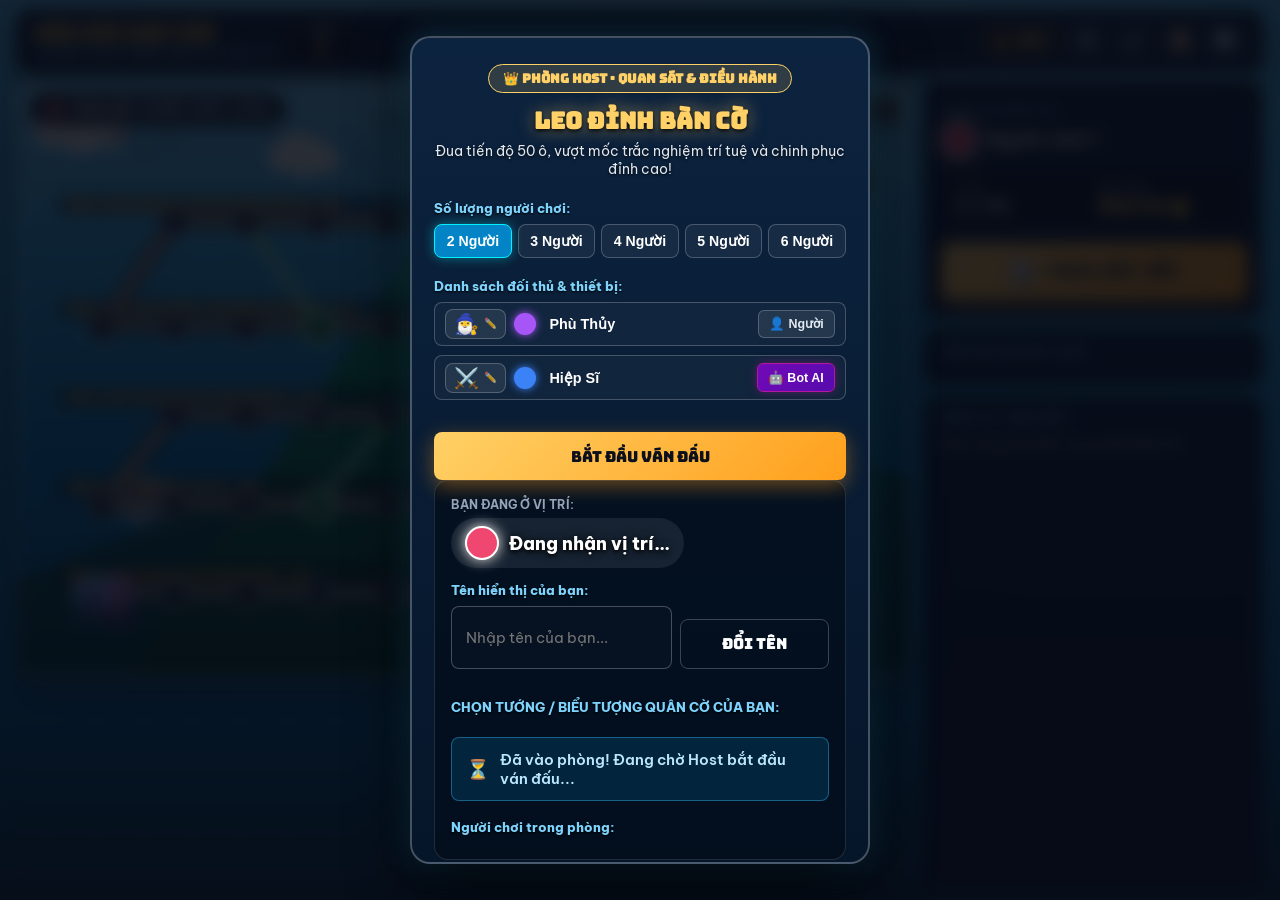
<file: index.html>
<!DOCTYPE html>
<html lang="vi">

<head>
    <meta charset="UTF-8">
    <meta name="viewport" content="width=device-width, initial-scale=1.0, user-scalable=no">
    <title>Leo Đỉnh Bàn Cờ - Peak Climber</title>
    <link rel="stylesheet" href="style.css?v=32">
    <link rel="stylesheet" href="minigames/minigames.css?v=32">
    <!-- Google Fonts -->
    <link rel="preconnect" href="https://fonts.googleapis.com">
    <link rel="preconnect" href="https://fonts.gstatic.com" crossorigin>
    <link
        href="https://fonts.googleapis.com/css2?family=Be+Vietnam+Pro:wght@400;500;600;700;800&family=Bungee&family=Press+Start+2P&display=swap"
        rel="stylesheet">
</head>

<body>
    <div class="game-wrapper">
        <!-- Top HUD -->
        <header class="game-header">
            <div class="hud-left">
                <div class="brand">
                    <span class="game-title">ĐÈO NÚI SƠN TRÀ</span>
                    <span class="badge-tag">CHINH PHỤC ĐỈNH BÀN CỜ (50 Ô)</span>
                </div>
                <div class="round-badge">
                    <span class="label">VÒNG</span>
                    <span class="value" id="currentRoundDisplay">1</span>
                </div>
            </div>

            <div class="hud-center">
                <!-- Turn Queue Pills -->
                <div class="turn-order-container" id="turnOrderList"
                    title="Thứ tự lượt đi trong vòng này (được tráo ngẫu nhiên mỗi vòng)">
                    <!-- Dynamic Turn Pills -->
                </div>
            </div>

            <div class="hud-right">
                <div id="roleBadge" class="role-badge" title="Vai trò hiện tại của thiết bị này trong phòng">
                    <span id="roleIcon">👑</span>
                    <span id="roleBadgeText">HOST</span>
                </div>
                <button id="btnSettings" class="btn-icon" title="Cài đặt phòng & IP Host" aria-label="Settings">
                    <span class="icon">⚙️</span>
                </button>
                <button id="btnSound" class="btn-icon" title="Bật/Tắt Âm thanh (M)" aria-label="Toggle Sound">
                    <span class="icon" id="soundIcon">🔊</span>
                </button>
                <button id="btnRules" class="btn-icon" title="Luật chơi" aria-label="Rules">
                    <span class="icon">📜</span>
                </button>
                <button id="btnRestart" class="btn-icon" title="Ván mới" aria-label="Restart">
                    <span class="icon">🔄</span>
                </button>
            </div>
        </header>

        <!-- Main Layout: Board + Control Sidebar -->
        <main class="game-layout">
            <!-- Left/Center: Canvas Board + SVG Paths Layer -->
            <div class="board-container" id="boardContainer">
                <!-- Camera Overlay Controls (Zoom Theo Dõi Siêu Lớn / Toàn Cảnh) -->
                <div class="board-camera-controls">
                    <div class="board-tier-badge" id="boardTierBadge">
                        <span class="tier-badge-icon">🎯</span>
                        <span id="boardTierBadgeText">THEO DÕI: NGƯỜI CHƠI 1 (Ô 0)</span>
                    </div>
                    <div class="board-camera-actions">
                        <button type="button" class="btn-camera-zoom-step" id="btnCameraZoomOut" title="Thu nhỏ bớt zoom (−)">−</button>
                        <button type="button" class="btn-toggle-camera" id="btnToggleCamera" title="Chuyển đổi góc nhìn (Bấm để đổi nhanh các mức Zoom)">
                            <span id="btnToggleCameraIcon">🔍</span>
                            <span id="btnToggleCameraText">ZOOM 3.8x</span>
                        </button>
                        <button type="button" class="btn-camera-zoom-step" id="btnCameraZoomIn" title="Phóng to lớn hơn nữa (+)">+</button>
                    </div>
                </div>

                <!-- Camera Moving Wrapper: Chứa Canvas bàn cờ & Lớp nối đường SVG -->
                <div class="board-camera-wrapper" id="boardCameraWrapper">
                    <canvas id="boardCanvas" width="900" height="600"></canvas>
                    <svg id="specialPathsSvg" class="special-paths-svg" viewBox="0 0 900 600" preserveAspectRatio="none" xmlns="http://www.w3.org/2000/svg">
                        <defs>
                            <filter id="pathBlurGreen" filterUnits="userSpaceOnUse" x="0" y="0" width="900" height="600">
                                <feGaussianBlur stdDeviation="1.5" />
                            </filter>
                            <filter id="pathBlurRed" filterUnits="userSpaceOnUse" x="0" y="0" width="900" height="600">
                                <feGaussianBlur stdDeviation="1.5" />
                            </filter>
                            <marker id="arrowGreen" viewBox="0 0 10 10" refX="6" refY="5" markerWidth="6" markerHeight="6" orient="auto-start-reverse">
                                <path d="M 0 1 L 10 5 L 0 9 z" fill="rgba(134, 239, 172, 0.9)" />
                            </marker>
                            <marker id="arrowRed" viewBox="0 0 10 10" refX="6" refY="5" markerWidth="6" markerHeight="6" orient="auto-start-reverse">
                                <path d="M 0 1 L 10 5 L 0 9 z" fill="rgba(248, 113, 113, 0.9)" />
                            </marker>
                        </defs>
                        <g id="svgPathsGroup"></g>
                    </svg>
                </div>

                <!-- Notice Banner (Thông báo lối tắt / trượt dốc / ván mới) -->
                <div id="gameBanner" class="game-banner hidden">
                    <span id="bannerText">BẮT ĐẦU VÒNG 1</span>
                </div>
            </div>

            <!-- Right/Bottom: Player Dashboard & Controls -->
            <aside class="control-panel">
                <!-- Active Turn Card -->
                <div class="active-player-card" id="activePlayerCard">
                    <div class="player-header">
                        <span class="turn-status-label" id="turnStatusLabel">LƯỢT ĐI HIỆN TẠI</span>
                        <div class="player-identity">
                            <div class="player-avatar-circle" id="activePlayerAvatar"></div>
                            <span class="player-name" id="activePlayerName">Người chơi 1</span>
                        </div>
                    </div>

                    <div class="player-stats-row">
                        <div class="stat-item">
                            <span class="stat-title">Vị trí</span>
                            <span class="stat-number" id="activePlayerPos">0 / 50</span>
                        </div>
                        <div class="stat-item">
                            <span class="stat-title">Mục tiêu</span>
                            <span class="stat-number highlight" id="activePlayerNextMilestone">Đỉnh 50 👑</span>
                        </div>
                    </div>

                    <!-- Dice Interactive Box (Nút tung xúc xắc) -->
                    <div class="dice-box">
                        <button id="btnRollDice" class="btn-roll">
                            <span class="roll-icon">🎲</span>
                            <span class="roll-text">TUNG XÚC XẮC</span>
                        </button>
                    </div>
                </div>

                <!-- Leaderboard / Progress of all players -->
                <div class="players-list-panel">
                    <h3 class="panel-subtitle">TIẾN ĐỘ NGƯỜI CHƠI</h3>
                    <div class="player-progress-list" id="playerProgressList">
                        <!-- Populated by JS -->
                    </div>
                </div>

                <!-- Event History Log -->
                <div class="event-log-panel">
                    <h3 class="panel-subtitle">NHẬT KÝ VÁN ĐẤU</h3>
                    <div class="log-content" id="logContent">
                        <div class="log-entry">Chào mừng bạn đến với Leo Đỉnh Bàn Cờ!</div>
                    </div>
                </div>
            </aside>
        </main>

        <!-- ==========================================================================
             MODALS & OVERLAYS
             ========================================================================== -->

        <!-- 1. Lobby / Game Setup Modal -->
        <div id="setupModal" class="modal-overlay active">
            <div class="modal-card">
                <div class="lobby-badge" id="lobbyRoleBadge">👑 PHÒNG HOST · QUAN SÁT & ĐIỀU HÀNH</div>
                <h1 class="modal-title">LEO ĐỈNH BÀN CỜ</h1>
                <p class="modal-desc" id="lobbyModalDesc">Đua tiến độ 50 ô, vượt mốc trắc nghiệm trí tuệ và chinh phục đỉnh cao!</p>

                <!-- HOST VIEW: Cài đặt và điều hành ván đấu -->
                <div id="hostSetupView">
                    <div class="setup-section">
                        <label class="section-label">Số lượng người chơi:</label>
                        <div class="player-count-buttons" id="playerCountGroup">
                            <button class="btn-select active" data-count="2">2 Người</button>
                            <button class="btn-select" data-count="3">3 Người</button>
                            <button class="btn-select" data-count="4">4 Người</button>
                            <button class="btn-select" data-count="5">5 Người</button>
                            <button class="btn-select" data-count="6">6 Người</button>
                        </div>
                    </div>

                    <div class="setup-section">
                        <label class="section-label">Danh sách đối thủ & thiết bị:</label>
                        <div class="player-inputs" id="playerInputsContainer">
                            <!-- Generated by JS -->
                        </div>
                    </div>

                    <button id="btnStartGame" class="btn-primary-action">BẮT ĐẦU VÁN ĐẤU</button>
                </div>

                <!-- PLAYER (GUEST) VIEW: Màn hình chờ của người chơi -->
                <div id="playerWaitingView" class="hidden">
                    <div class="player-waiting-card">
                        <div class="player-slot-info">
                            <span class="label">BẠN ĐANG Ở VỊ TRÍ:</span>
                            <div class="player-identity-pill" id="myIdentityPill">
                                <div class="player-avatar-circle" id="myPlayerAvatar"></div>
                                <span class="player-name" id="myPlayerSlotName">Đang nhận vị trí...</span>
                            </div>
                        </div>
                        <div class="name-edit-box">
                            <label for="inputMyCustomName" class="section-label">Tên hiển thị của bạn:</label>
                            <div class="name-input-group">
                                <input type="text" id="inputMyCustomName" maxlength="20" placeholder="Nhập tên của bạn...">
                                <button type="button" id="btnSaveMyName" class="btn-secondary-action">Đổi tên</button>
                            </div>
                        </div>
                        <div class="guest-char-section">
                            <label class="section-label">CHỌN TƯỚNG / BIỂU TƯỢNG QUÂN CỜ CỦA BẠN:</label>
                            <div class="character-grid" id="guestCharacterGrid"></div>
                        </div>
                        <div class="waiting-indicator">
                            <span class="spinner">⏳</span>
                            <span id="playerWaitingText">Đã vào phòng! Đang chờ Host bắt đầu ván đấu...</span>
                        </div>
                        <div class="lobby-players-summary">
                            <label class="section-label">Người chơi trong phòng:</label>
                            <div id="lobbyPlayersList" class="lobby-players-list"></div>
                        </div>
                    </div>
                </div>
            </div>
        </div>

        <!-- 2. Victory / Game Over Modal -->
        <div id="victoryModal" class="modal-overlay hidden">
            <div class="modal-card victory-card">
                <!-- Visual Illustration: ĐỈNH BÀN CỜ SƠN TRÀ THỰC TẾ -->
                <div class="summit-illustration">
                    <img src="image_2.png" alt="Đỉnh Bàn Cờ - Sơn Trà" class="summit-photo" id="victorySummitImg" onerror="if(this.src.indexOf('.jpg')===-1)this.src='image_2.png.jpg'">
                </div>

                <div class="trophy-badge">🏆 CHIẾN THẮNG ĐỈNH BÀN CỜ 🏆</div>
                <h1 class="victory-title">ĐẮC ĐẠO TIÊN ÔNG</h1>
                <p class="victory-subtitle" id="winnerSubtitle">Người chơi đã xuất sắc vượt qua các dốc đá hiểm trở và chinh phục Đỉnh Bàn Cờ 50 đầu tiên!</p>

                <div class="victory-stats" id="victoryStatsContainer">
                    <div>Vòng đấu hoàn thành: <strong>14</strong></div>
                    <div>Tổng số lần đổ xúc xắc: <strong>14</strong></div>
                    <div>Vị trí chung cuộc: <strong>50 / 50</strong></div>
                </div>

                <button id="btnPlayAgain" class="btn-primary-action">CHINH PHỤC VÁN MỚI</button>
            </div>
        </div>

        <!-- 3. Rules Guide Modal -->
        <div id="rulesModal" class="modal-overlay hidden">
            <div class="modal-card">
                <h2 class="modal-title">LUẬT CHƠI ĐÈO SƠN TRÀ</h2>
                <div class="rules-body">
                    <div class="rule-item">
                        <strong>🎯 Mục tiêu:</strong> Ai di chuyển đến vị trí <strong>≥ 50</strong> (Đỉnh Bàn Cờ) đầu tiên sẽ chiến
                        thắng ngay lập tức!
                    </div>
                    <div class="rule-item">
                        <strong>🎮 Thứ tự Lượt & Minigame:</strong> Sau mỗi lượt tung xúc xắc, người chơi sẽ tham gia
                        <strong>Mini-game tính điểm</strong>. Sau khi hoàn thành một vòng, hệ thống sẽ tự động xếp lại thứ tự tung xúc xắc cho vòng tiếp theo <strong>từ người có điểm cao nhất đến thấp nhất</strong>!
                    </div>
                    <div class="rule-item">
                        <strong style="color: #22c55e;">🚀 Lối Tắt Leo Núi (Ô có mũi tên ⬆):</strong>
                        Khi kết thúc lượt tung xúc xắc và <strong>dừng lại đúng tại ô có mũi tên ⬆ (ô 17 hoặc 37)</strong>, bạn sẽ được tự động bay thẳng lên tầng trên:
                        <ul>
                            <li><strong>Dừng ô 17 (⬆):</strong> Tự động tiến thẳng lên <strong>ô 24</strong>!</li>
                            <li><strong>Dừng ô 37 (⬆):</strong> Tự động tiến thẳng lên <strong>ô 42</strong>!</li>
                        </ul>
                    </div>
                    <div class="rule-item">
                        <strong style="color: #ef4444;">⚠️ Trượt Chân Dốc Đá (Ô có mũi tên ⬇):</strong>
                        Khi kết thúc lượt tung xúc xắc và <strong>dừng lại đúng tại ô có mũi tên ⬇ (ô 29 hoặc 47)</strong>, bạn sẽ bị trượt chân tụt lùi xuống tầng dưới:
                        <ul>
                            <li><strong>Dừng ô 29 (⬇):</strong> Bị trượt tụt xuống <strong>ô 11</strong>!</li>
                            <li><strong>Dừng ô 47 (⬇):</strong> Bị trượt tụt xuống <strong>ô 32</strong>!</li>
                            <li><em>Lưu ý: Nếu chỉ đi ngang qua các ô này thì sẽ không bị kích hoạt đường nối!</em></li>
                        </ul>
                    </div>
                    <div class="rule-item">
                        <strong>📡 Mạng Chơi ESP32:</strong> Thiết bị đầu tiên bấm tham gia là <strong>Host (Quan sát & Điều hành)</strong>. Các thiết bị kết nối sau là <strong>Người chơi</strong>!
                    </div>
                </div>
                <button id="btnCloseRules" class="btn-secondary-action">ĐÃ HIỂU</button>
            </div>
        </div>

        <!-- 4. Round Minigame Leaderboard Modal (Bảng Tổng Kết & Xếp Hạng Thứ Tự Lượt Mới) -->
        <div id="roundLeaderboardModal" class="modal-overlay hidden" aria-modal="true" role="dialog">
            <div class="modal-card leaderboard-card">
                <div class="lobby-badge" id="leaderboardBadge">🏆 KẾT QUẢ ĐUA ĐIỂM MINIGAME</div>
                <h2 class="modal-title" id="leaderboardTitle">THỨ TỰ TUNG XÚC XẮC MỚI</h2>
                <p class="modal-desc" id="leaderboardDesc">Thứ tự tung xúc xắc vòng tiếp theo được xếp từ người có điểm Minigame cao nhất đến thấp nhất!</p>
                <div class="leaderboard-ranking-list" id="leaderboardRankingList">
                    <!-- Populated by JS -->
                </div>
                <button type="button" id="btnContinueRound" class="btn-primary-action">BẮT ĐẦU VÒNG TIẾP THEO 🎲</button>
            </div>
        </div>

        <!-- 5. Settings & Host Transfer Modal -->
        <div id="settingsModal" class="modal-overlay hidden">
            <div class="modal-card">
                <h2 class="modal-title">CÀI ĐẶT MẠNG & PHÒNG</h2>
                <div class="settings-body">
                    <div class="settings-item">
                        <span class="settings-label">Mạng Wi-Fi:</span>
                        <strong class="settings-val">BOARD GAME (192.168.4.1)</strong>
                    </div>
                    <div class="settings-item">
                        <span class="settings-label">Vai trò thiết bị này:</span>
                        <strong id="settingsRoleText" class="settings-val highlight">Host</strong>
                    </div>
                    <div id="hostIpBox" class="settings-item">
                        <span class="settings-label">IP điện thoại Host:</span>
                        <strong id="settingsHostIp" class="settings-val" style="color:var(--color-gold);">192.168.4.2</strong>
                        <p class="muted-small">Đọc IP này cho người khác nếu muốn chuyển quyền Host cho họ.</p>
                    </div>
                    <div id="claimHostBox" class="settings-item hidden">
                        <label for="inputClaimIp" class="section-label">Nhập IP Host hiện tại để nhận quyền Host:</label>
                        <div class="claim-input-group">
                            <input type="text" id="inputClaimIp" placeholder="192.168.4.x" maxlength="15">
                            <button type="button" id="btnClaimHost" class="btn-primary-action">Nhận Host</button>
                        </div>
                    </div>
                </div>
                <button id="btnCloseSettings" class="btn-secondary-action">ĐÓNG</button>
            </div>
        </div>

        <!-- 6. Big 3D Dice Roll Overlay (Xúc Xắc Truyền Thống Việt Nam 120x120px) -->
        <div id="diceOverlay" class="dice-overlay hidden" aria-modal="true" role="dialog">
            <div class="dice-overlay-backdrop"></div>
            <div class="dice-modal-wrapper">
                <div class="dice-player-pill" id="dicePlayerPill">
                    <span class="dice-player-dot" id="dicePlayerDot"></span>
                    <span class="dice-player-name" id="dicePlayerName">Người chơi 1</span>
                </div>
                <div class="dice-action-title" id="diceActionTitle">Đang tung xúc xắc...</div>

                <div class="dice-scene" id="diceScene">
                    <div class="dice-bouncer" id="diceBouncer">
                        <div class="cube" id="diceCube">
                            <!-- Mặt 1: Front (Nhất - 1 chấm đỏ đại tâm) -->
                            <div class="face face-1">
                                <div class="pip-cell"></div><div class="pip-cell"></div><div class="pip-cell"></div>
                                <div class="pip-cell"></div><div class="pip-cell"><div class="pip-dot pip-large-1"></div></div><div class="pip-cell"></div>
                                <div class="pip-cell"></div><div class="pip-cell"></div><div class="pip-cell"></div>
                            </div>

                            <!-- Mặt 2: Right (Nhị - 2 chấm chéo) -->
                            <div class="face face-2">
                                <div class="pip-cell"><div class="pip-dot"></div></div><div class="pip-cell"></div><div class="pip-cell"></div>
                                <div class="pip-cell"></div><div class="pip-cell"></div><div class="pip-cell"></div>
                                <div class="pip-cell"></div><div class="pip-cell"></div><div class="pip-cell"><div class="pip-dot"></div></div>
                            </div>

                            <!-- Mặt 3: Bottom (Tam - 3 chấm đường chéo) -->
                            <div class="face face-3">
                                <div class="pip-cell"><div class="pip-dot"></div></div><div class="pip-cell"></div><div class="pip-cell"></div>
                                <div class="pip-cell"></div><div class="pip-cell"><div class="pip-dot"></div></div><div class="pip-cell"></div>
                                <div class="pip-cell"></div><div class="pip-cell"></div><div class="pip-cell"><div class="pip-dot"></div></div>
                            </div>

                            <!-- Mặt 4: Top (Tứ - 4 chấm đỏ to truyền thống) -->
                            <div class="face face-4">
                                <div class="pip-cell"><div class="pip-dot pip-large-4"></div></div><div class="pip-cell"></div><div class="pip-cell"><div class="pip-dot pip-large-4"></div></div>
                                <div class="pip-cell"></div><div class="pip-cell"></div><div class="pip-cell"></div>
                                <div class="pip-cell"><div class="pip-dot pip-large-4"></div></div><div class="pip-cell"></div><div class="pip-cell"><div class="pip-dot pip-large-4"></div></div>
                            </div>

                            <!-- Mặt 5: Left (Ngũ - 4 góc + 1 chấm giữa) -->
                            <div class="face face-5">
                                <div class="pip-cell"><div class="pip-dot"></div></div><div class="pip-cell"></div><div class="pip-cell"><div class="pip-dot"></div></div>
                                <div class="pip-cell"></div><div class="pip-cell"><div class="pip-dot"></div></div><div class="pip-cell"></div>
                                <div class="pip-cell"><div class="pip-dot"></div></div><div class="pip-cell"></div><div class="pip-cell"><div class="pip-dot"></div></div>
                            </div>

                            <!-- Mặt 6: Back (Lục - 2 cột 3 hàng) -->
                            <div class="face face-6">
                                <div class="pip-cell"><div class="pip-dot"></div></div><div class="pip-cell"></div><div class="pip-cell"><div class="pip-dot"></div></div>
                                <div class="pip-cell"><div class="pip-dot"></div></div><div class="pip-cell"></div><div class="pip-cell"><div class="pip-dot"></div></div>
                                <div class="pip-cell"><div class="pip-dot"></div></div><div class="pip-cell"></div><div class="pip-cell"><div class="pip-dot"></div></div>
                            </div>
                        </div>
                    </div>
                    <div class="dice-ground-shadow" id="diceGroundShadow"></div>
                </div>

                <div class="dice-outcome-badge hidden" id="diceOutcomeBadge">
                    <span id="diceOutcomeText">+4 BƯỚC</span>
                </div>
            </div>
        </div>

        <!-- 7. Character Selection Modal (Dành cho Host hoặc đổi nhân vật) -->
        <div id="characterSelectModal" class="modal-overlay hidden" aria-modal="true" role="dialog">
            <div class="modal-card character-modal-card">
                <div class="lobby-badge">⚔️ CHỌN TƯỚNG / BIỂU TƯỢNG QUÂN CỜ</div>
                <h2 class="modal-title" id="characterSelectTitle">CHỌN NHÂN VẬT</h2>
                <p class="modal-desc">Chọn 1 trong 6 nhân vật đại diện cho quân cờ của bạn:</p>
                <div class="character-grid" id="modalCharacterGrid">
                    <!-- Populated dynamically by JS -->
                </div>
                <button type="button" id="btnCloseCharacterModal" class="btn-secondary-action">ĐÓNG</button>
            </div>
        </div>

    </div>

    <script src="minigames/minigame-manager.js?v=38"></script>
    <script src="script.js?v=38"></script>
</body>

</html>
</file>
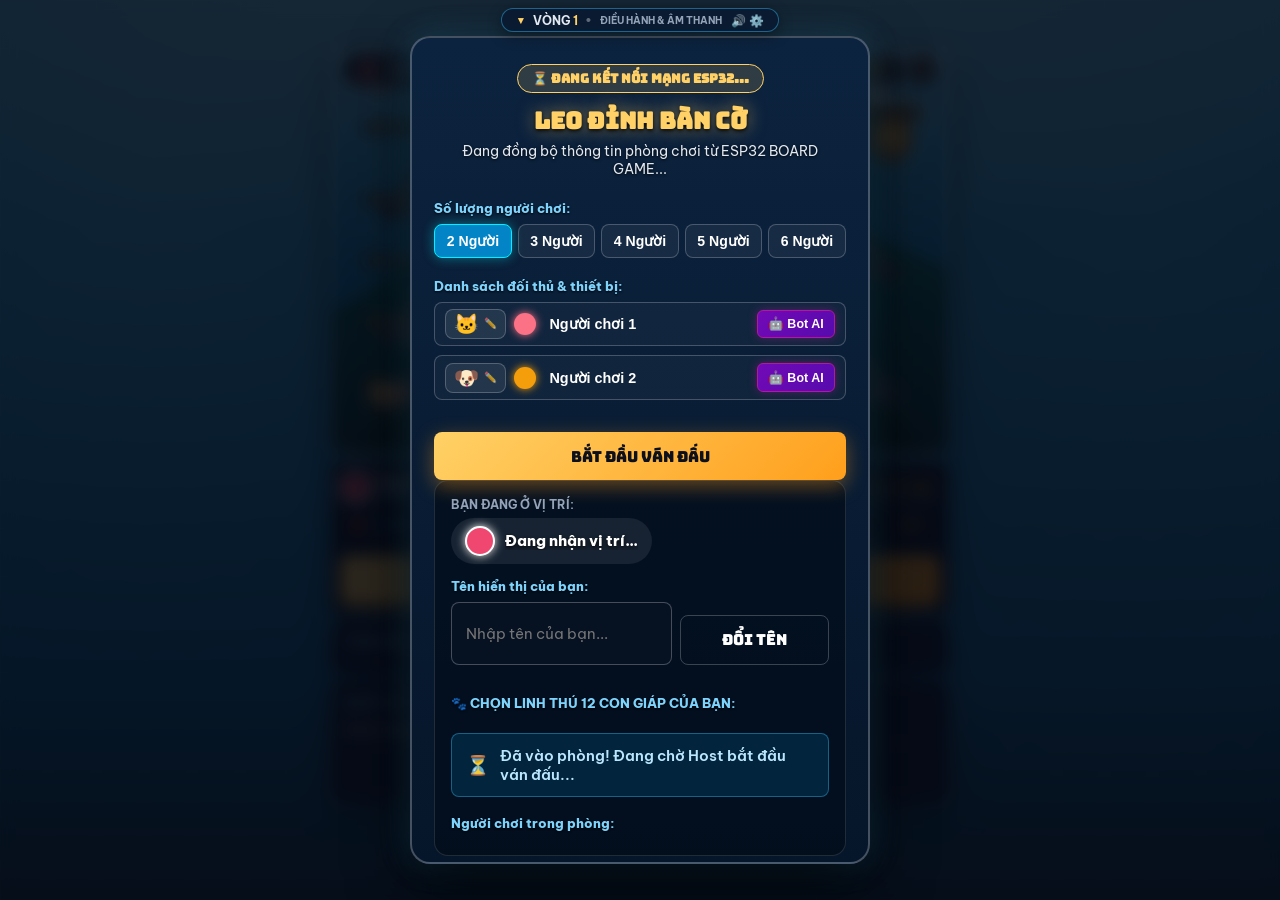
<file: data/game/index.html>
<!DOCTYPE html>
<html lang="vi">

<head>
    <meta charset="UTF-8">
    <meta name="viewport" content="width=device-width, initial-scale=1.0, user-scalable=no">
    <title>Leo Đỉnh Bàn Cờ - Peak Climber</title>
    <link rel="stylesheet" href="style.css?v=56">
    <link rel="stylesheet" href="minigames/minigames.css?v=56">
    <!-- Google Fonts -->
    <link rel="preconnect" href="https://fonts.googleapis.com">
    <link rel="preconnect" href="https://fonts.gstatic.com" crossorigin>
    <link
        href="https://fonts.googleapis.com/css2?family=Be+Vietnam+Pro:wght@400;500;600;700;800&family=Bungee&family=Press+Start+2P&display=swap"
        rel="stylesheet">
</head>

<body>
    <div class="game-wrapper">
        <!-- Pull-down Trigger Handle (Tab Kéo Mờ Trên Cùng) -->
        <div class="header-pull-handle" id="headerPullHandle" title="Kéo xuống hoặc bấm để xem Cài đặt, Âm thanh & Vòng đấu">
            <div class="pull-handle-pill">
                <span class="pull-handle-icon" id="pullHandleIcon">▼</span>
                <span class="pull-handle-text">VÒNG <strong id="pullHandleRound">1</strong></span>
                <span class="pull-handle-sep">•</span>
                <span class="pull-handle-sub">ĐIỀU HÀNH & ÂM THANH</span>
                <span class="pull-handle-badges">🔊 ⚙️</span>
            </div>
        </div>

        <!-- Top HUD (Drawer trượt xuống với nền kính mờ) -->
        <header class="game-header header-drawer" id="gameHeader">
            <div class="hud-left">
                <div class="brand">
                    <span class="game-title">ĐÈO NÚI SƠN TRÀ</span>
                    <span class="badge-tag">CHINH PHỤC ĐỈNH BÀN CỜ (50 Ô)</span>
                </div>
                <div class="round-badge">
                    <span class="label">VÒNG</span>
                    <span class="value" id="currentRoundDisplay">1</span>
                </div>
            </div>

            <div class="hud-center">
                <!-- Turn Queue Pills -->
                <div class="turn-order-container" id="turnOrderList"
                    title="Thứ tự lượt đi trong vòng này (được tráo ngẫu nhiên mỗi vòng)">
                    <!-- Dynamic Turn Pills -->
                </div>
            </div>

            <div class="hud-right">
                <div id="roleBadge" class="role-badge player" title="Vai trò hiện tại của thiết bị này trong phòng">
                    <span id="roleIcon">⏳</span>
                    <span id="roleBadgeText">KẾT NỐI...</span>
                </div>
                <button id="btnSettings" class="btn-icon" title="Cài đặt phòng & IP Host" aria-label="Settings">
                    <span class="icon">⚙️</span>
                </button>
                <button id="btnSound" class="btn-icon" title="Bật/Tắt Âm thanh (M)" aria-label="Toggle Sound">
                    <span class="icon" id="soundIcon">🔊</span>
                </button>
                <button id="btnRules" class="btn-icon" title="Luật chơi" aria-label="Rules">
                    <span class="icon">📜</span>
                </button>
                <button id="btnRestart" class="btn-icon" title="Ván mới" aria-label="Restart">
                    <span class="icon">🔄</span>
                </button>
                <button id="btnCloseHeaderDrawer" class="btn-icon btn-close-drawer" title="Thu gọn bảng điều hành" aria-label="Close Drawer">
                    <span class="icon">▲</span>
                </button>
            </div>
        </header>

        <!-- Main Layout: Board + Control Sidebar -->
        <main class="game-layout">
            <!-- Left/Center: Canvas Board + SVG Paths Layer -->
            <div class="board-container" id="boardContainer">
                <!-- Camera Overlay Controls (Zoom Theo Dõi Siêu Lớn / Toàn Cảnh) -->
                <div class="board-camera-controls">
                    <div class="board-tier-badge" id="boardTierBadge">
                        <span class="tier-badge-icon">🎯</span>
                        <span id="boardTierBadgeText">THEO DÕI: NGƯỜI CHƠI 1 (Ô 0)</span>
                    </div>
                    <div class="board-camera-actions">
                        <button type="button" class="btn-camera-zoom-step" id="btnCameraZoomOut" title="Thu nhỏ bớt zoom (−)">−</button>
                        <button type="button" class="btn-toggle-camera" id="btnToggleCamera" title="Chuyển đổi góc nhìn (Bấm để đổi nhanh các mức Zoom)">
                            <span id="btnToggleCameraIcon">🔍</span>
                            <span id="btnToggleCameraText">ZOOM 3.8x</span>
                        </button>
                        <button type="button" class="btn-camera-zoom-step" id="btnCameraZoomIn" title="Phóng to lớn hơn nữa (+)">+</button>
                    </div>
                </div>

                <!-- Camera Moving Wrapper: Chứa Canvas bàn cờ & Lớp nối đường SVG -->
                <div class="board-camera-wrapper" id="boardCameraWrapper">
                    <canvas id="boardCanvas" width="900" height="600"></canvas>
                    <svg id="specialPathsSvg" class="special-paths-svg" viewBox="0 0 900 600" preserveAspectRatio="none" xmlns="http://www.w3.org/2000/svg">
                        <defs>
                            <filter id="pathBlurGreen" filterUnits="userSpaceOnUse" x="0" y="0" width="900" height="600">
                                <feGaussianBlur stdDeviation="1.5" />
                            </filter>
                            <filter id="pathBlurRed" filterUnits="userSpaceOnUse" x="0" y="0" width="900" height="600">
                                <feGaussianBlur stdDeviation="1.5" />
                            </filter>
                            <marker id="arrowGreen" viewBox="0 0 10 10" refX="6" refY="5" markerWidth="6" markerHeight="6" orient="auto-start-reverse">
                                <path d="M 0 1 L 10 5 L 0 9 z" fill="rgba(134, 239, 172, 0.9)" />
                            </marker>
                            <marker id="arrowRed" viewBox="0 0 10 10" refX="6" refY="5" markerWidth="6" markerHeight="6" orient="auto-start-reverse">
                                <path d="M 0 1 L 10 5 L 0 9 z" fill="rgba(248, 113, 113, 0.9)" />
                            </marker>
                        </defs>
                        <g id="svgPathsGroup"></g>
                    </svg>
                </div>

                <!-- Notice Banner (Thông báo lối tắt / trượt dốc / ván mới) -->
                <div id="gameBanner" class="game-banner hidden">
                    <span id="bannerText">BẮT ĐẦU VÒNG 1</span>
                </div>
            </div>

            <!-- Right/Bottom: Player Dashboard & Controls -->
            <aside class="control-panel">
                <!-- Active Turn Card / Action Deck (Nâng Lên Trên Cùng Để Không Cần Cuộn) -->
                <div class="active-player-card" id="activePlayerCard">
                    <div class="player-header">
                        <div class="player-identity">
                            <div class="player-avatar-circle" id="activePlayerAvatar"></div>
                            <div class="player-meta-info">
                                <span class="player-name" id="activePlayerName">Người chơi 1</span>
                                <span class="turn-status-label" id="turnStatusLabel">LƯỢT ĐI HIỆN TẠI</span>
                            </div>
                        </div>
                        <div class="player-stats-compact">
                            <span class="stat-badge">📍 Ô <strong id="activePlayerPos">0 / 50</strong></span>
                            <span class="stat-badge highlight" id="activePlayerNextMilestone">Đỉnh 50 👑</span>
                        </div>
                    </div>

                    <!-- Inventory / Túi Vật Phẩm (3 Ô Nằm Ngang Gọn Gàng) -->
                    <div class="inventory-section" id="inventorySection">
                        <div class="inventory-header">
                            <span class="inventory-title" id="inventoryTitle">🎒 TÚI VẬT PHẨM</span>
                            <span class="inventory-count" id="inventoryCountBadge">0/3</span>
                        </div>
                        <div class="inventory-slots" id="inventorySlots">
                            <!-- Populated dynamically by JS -->
                        </div>
                    </div>

                    <!-- Dice Interactive Box (Nút tung xúc xắc nổi bật ngay tầm tay) -->
                    <div class="dice-box">
                        <button id="btnRollDice" class="btn-roll">
                            <span class="roll-icon">🎲</span>
                            <span class="roll-text">TUNG XÚC XẮC</span>
                        </button>
                    </div>
                </div>

                <!-- Leaderboard / Progress of all players -->
                <div class="players-list-panel">
                    <h3 class="panel-subtitle">TIẾN ĐỘ NGƯỜI CHƠI</h3>
                    <div class="player-progress-list" id="playerProgressList">
                        <!-- Populated by JS -->
                    </div>
                </div>

                <!-- Event History Log -->
                <div class="event-log-panel">
                    <h3 class="panel-subtitle">NHẬT KÝ VÁN ĐẤU</h3>
                    <div class="log-content" id="logContent">
                        <div class="log-entry">Chào mừng bạn đến với Leo Đỉnh Bàn Cờ!</div>
                    </div>
                </div>
            </aside>
        </main>

        <!-- ==========================================================================
             MODALS & OVERLAYS
             ========================================================================== -->

        <!-- 1. Lobby / Game Setup Modal -->
        <div id="setupModal" class="modal-overlay active">
            <div class="modal-card">
                <div class="lobby-badge" id="lobbyRoleBadge">⏳ ĐANG KẾT NỐI MẠNG ESP32...</div>
                <h1 class="modal-title">LEO ĐỈNH BÀN CỜ</h1>
                <p class="modal-desc" id="lobbyModalDesc">Đang đồng bộ thông tin phòng chơi từ ESP32 BOARD GAME...</p>

                <!-- HOST VIEW: Cài đặt và điều hành ván đấu -->
                <div id="hostSetupView" class="hidden">
                    <div class="setup-section">
                        <label class="section-label">Số lượng người chơi:</label>
                        <div class="player-count-buttons" id="playerCountGroup">
                            <button class="btn-select active" data-count="2">2 Người</button>
                            <button class="btn-select" data-count="3">3 Người</button>
                            <button class="btn-select" data-count="4">4 Người</button>
                            <button class="btn-select" data-count="5">5 Người</button>
                            <button class="btn-select" data-count="6">6 Người</button>
                        </div>
                    </div>

                    <div class="setup-section">
                        <label class="section-label">Danh sách đối thủ & thiết bị:</label>
                        <div class="player-inputs" id="playerInputsContainer">
                            <!-- Generated by JS -->
                        </div>
                    </div>

                    <button id="btnStartGame" class="btn-primary-action">BẮT ĐẦU VÁN ĐẤU</button>
                </div>

                <!-- PLAYER (GUEST) VIEW: Màn hình chờ của người chơi -->
                <div id="playerWaitingView">
                    <div class="player-waiting-card">
                        <div class="player-slot-info">
                            <span class="label">BẠN ĐANG Ở VỊ TRÍ:</span>
                            <div class="player-identity-pill" id="myIdentityPill">
                                <div class="player-avatar-circle" id="myPlayerAvatar"></div>
                                <span class="player-name" id="myPlayerSlotName">Đang nhận vị trí...</span>
                            </div>
                        </div>
                        <div class="name-edit-box">
                            <label for="inputMyCustomName" class="section-label">Tên hiển thị của bạn:</label>
                            <div class="name-input-group">
                                <input type="text" id="inputMyCustomName" maxlength="20" placeholder="Nhập tên của bạn...">
                                <button type="button" id="btnSaveMyName" class="btn-secondary-action">Đổi tên</button>
                            </div>
                        </div>
                        <div class="guest-char-section">
                            <label class="section-label">🐾 CHỌN LINH THÚ 12 CON GIÁP CỦA BẠN:</label>
                            <div class="character-grid" id="guestCharacterGrid"></div>
                        </div>
                        <div class="waiting-indicator">
                            <span class="spinner">⏳</span>
                            <span id="playerWaitingText">Đã vào phòng! Đang chờ Host bắt đầu ván đấu...</span>
                        </div>
                        <div class="lobby-players-summary">
                            <label class="section-label">Người chơi trong phòng:</label>
                            <div id="lobbyPlayersList" class="lobby-players-list"></div>
                        </div>
                    </div>
                </div>
            </div>
        </div>

        <!-- 2. Victory / Game Over Modal -->
        <div id="victoryModal" class="modal-overlay hidden">
            <div class="modal-card victory-card">
                <!-- Visual Illustration: ĐỈNH BÀN CỜ SƠN TRÀ THỰC TẾ -->
                <div class="summit-illustration">
                    <img src="image_2.png" alt="Đỉnh Bàn Cờ - Sơn Trà" class="summit-photo" id="victorySummitImg" onerror="if(this.src.indexOf('.jpg')===-1)this.src='image_2.png.jpg'">
                </div>

                <div class="trophy-badge">🏆 CHIẾN THẮNG ĐỈNH BÀN CỜ 🏆</div>
                <h1 class="victory-title">ĐẮC ĐẠO TIÊN ÔNG</h1>
                <p class="victory-subtitle" id="winnerSubtitle">Người chơi đã xuất sắc vượt qua các dốc đá hiểm trở và chinh phục Đỉnh Bàn Cờ 50 đầu tiên!</p>

                <div class="victory-stats" id="victoryStatsContainer">
                    <div>Vòng đấu hoàn thành: <strong>14</strong></div>
                    <div>Tổng số lần đổ xúc xắc: <strong>14</strong></div>
                    <div>Vị trí chung cuộc: <strong>50 / 50</strong></div>
                </div>

                <button id="btnPlayAgain" class="btn-primary-action">CHINH PHỤC VÁN MỚI</button>
            </div>
        </div>

        <!-- 3. Rules Guide Modal -->
        <div id="rulesModal" class="modal-overlay hidden">
            <div class="modal-card">
                <h2 class="modal-title">LUẬT CHƠI ĐÈO SƠN TRÀ</h2>
                <div class="rules-body">
                    <div class="rule-item">
                        <strong>🎯 Mục tiêu:</strong> Ai di chuyển đến vị trí <strong>≥ 50</strong> (Đỉnh Bàn Cờ) đầu tiên sẽ chiến
                        thắng ngay lập tức!
                    </div>
                    <div class="rule-item">
                        <strong>🎮 Thứ tự Lượt & Minigame:</strong> Sau mỗi lượt tung xúc xắc, người chơi sẽ tham gia
                        <strong>Mini-game tính điểm</strong>. Sau khi hoàn thành một vòng, hệ thống sẽ tự động xếp lại thứ tự tung xúc xắc cho vòng tiếp theo <strong>từ người có điểm cao nhất đến thấp nhất</strong>!
                    </div>
                    <div class="rule-item">
                        <strong style="color: #22c55e;">🚀 Lối Tắt Leo Núi (Ô có mũi tên ⬆):</strong>
                        Khi kết thúc lượt tung xúc xắc và <strong>dừng lại đúng tại ô có mũi tên ⬆ (ô 17 hoặc 37)</strong>, bạn sẽ được tự động bay thẳng lên tầng trên:
                        <ul>
                            <li><strong>Dừng ô 17 (⬆):</strong> Tự động tiến thẳng lên <strong>ô 24</strong>!</li>
                            <li><strong>Dừng ô 37 (⬆):</strong> Tự động tiến thẳng lên <strong>ô 42</strong>!</li>
                        </ul>
                    </div>
                    <div class="rule-item">
                        <strong style="color: #ef4444;">⚠️ Trượt Chân Dốc Đá (Ô có mũi tên ⬇):</strong>
                        Khi kết thúc lượt tung xúc xắc và <strong>dừng lại đúng tại ô có mũi tên ⬇ (ô 29 hoặc 47)</strong>, bạn sẽ bị trượt chân tụt lùi xuống tầng dưới:
                        <ul>
                            <li><strong>Dừng ô 29 (⬇):</strong> Bị trượt tụt xuống <strong>ô 11</strong>!</li>
                            <li><strong>Dừng ô 47 (⬇):</strong> Bị trượt tụt xuống <strong>ô 32</strong>!</li>
                            <li><em>Lưu ý: Nếu chỉ đi ngang qua các ô này thì sẽ không bị kích hoạt đường nối!</em></li>
                        </ul>
                    </div>
                    <div class="rule-item">
                        <strong style="color: #38bdf8;">🎒 Hệ Thống Vật Phẩm Chiến Thuật:</strong>
                        Nhận vật phẩm tại các <strong>Ô Hộp Quà 🎁 (ô 7, 14, 23, 35, 44)</strong> hoặc thưởng <strong>Top 1 & Top 2 Minigame</strong>:
                        <ul>
                            <li><strong>🚀 Tên Lửa Tăng Tốc:</strong> Phóng vọt thêm <strong>4 - 6 bước</strong> ngay lập tức.</li>
                            <li><strong>💣 Máy Bay Thả Bom:</strong> Ném bom làm choáng 1 đối thủ khiến nạn nhân <strong>mất 1 lượt</strong> (nếu đã qua lượt thì mất lượt vòng sau).</li>
                            <li><strong>⚡ Bùa Nhân Đôi (x2):</strong> Nhân đôi số bước di chuyển thực tế sau khi tung xúc xắc.</li>
                            <li><strong>🪝 Móc Kéo Đối Thủ:</strong> Giật lùi 1 đối thủ về phía bản thân <strong>4 ô</strong>.</li>
                            <li><strong>🌀 Máy Dịch Chuyển:</strong> Dịch chuyển tức thời tới vị trí của 1 đối thủ ngẫu nhiên.</li>
                        </ul>
                    </div>
                    <div class="rule-item">
                        <strong>📡 Mạng Chơi ESP32:</strong> Thiết bị đầu tiên bấm tham gia là <strong>Host (Quan sát & Điều hành)</strong>. Các thiết bị kết nối sau là <strong>Người chơi</strong>!
                    </div>
                </div>
                <button id="btnCloseRules" class="btn-secondary-action">ĐÃ HIỂU</button>
            </div>
        </div>

        <!-- 4. Round Minigame Leaderboard Modal (Bảng Tổng Kết & Xếp Hạng Thứ Tự Lượt Mới) -->
        <div id="roundLeaderboardModal" class="modal-overlay hidden" aria-modal="true" role="dialog">
            <div class="modal-card leaderboard-card">
                <div class="lobby-badge" id="leaderboardBadge">🏆 KẾT QUẢ ĐUA ĐIỂM MINIGAME</div>
                <h2 class="modal-title" id="leaderboardTitle">THỨ TỰ TUNG XÚC XẮC MỚI</h2>
                <p class="modal-desc" id="leaderboardDesc">Thứ tự tung xúc xắc vòng tiếp theo được xếp từ người có điểm Minigame cao nhất đến thấp nhất!</p>
                <div class="leaderboard-ranking-list" id="leaderboardRankingList">
                    <!-- Populated by JS -->
                </div>
                <button type="button" id="btnContinueRound" class="btn-primary-action">BẮT ĐẦU VÒNG TIẾP THEO 🎲</button>
            </div>
        </div>

        <!-- Target Selection Modal (Chọn mục tiêu cho Máy bay thả bom / Móc kéo) -->
        <div id="targetSelectModal" class="modal-overlay hidden" aria-modal="true" role="dialog">
            <div class="modal-card target-select-card">
                <div class="lobby-badge" id="targetSelectBadge">🎯 CHỌN MỤC TIÊU</div>
                <h2 class="modal-title" id="targetSelectTitle">SỬ DỤNG VẬT PHẨM</h2>
                <p class="modal-desc" id="targetSelectDesc">Chọn 1 đối thủ để áp dụng hiệu ứng:</p>
                <div class="target-select-list" id="targetSelectList">
                    <!-- Populated by JS -->
                </div>
                <button type="button" id="btnCancelTargetSelect" class="btn-secondary-action">HỦY BỎ</button>
            </div>
        </div>

        <!-- 4. Item Reward Modal (Chỉ xuất hiện trên màn hình của người chơi nhận được vật phẩm) -->
        <div id="itemRewardModal" class="modal-overlay hidden" aria-modal="true" role="dialog" style="z-index: 120;">
            <div class="modal-card item-reward-card">
                <div class="item-reward-sparkles">✨ 🎉 ✨</div>
                <div class="lobby-badge item-reward-badge">🎁 PHẦN THƯỞNG VẬT PHẨM</div>
                <h2 class="modal-title item-reward-title">CHÚC MỪNG BẠN!</h2>
                <p class="modal-desc" id="itemRewardSub">Chúc mừng bạn đã nhận được vật phẩm chiến thuật:</p>

                <div class="item-reward-showcase">
                    <div class="item-reward-icon-box" id="itemRewardIcon">🚀</div>
                    <div class="item-reward-info">
                        <div class="item-reward-name-row">
                            <span class="item-reward-name" id="itemRewardName">Tên Lửa Tăng Tốc</span>
                            <span class="item-badge-pill" id="itemRewardBadge">TIẾN LÊN 3 Ô</span>
                        </div>
                        <div class="item-reward-desc" id="itemRewardDesc">Lập tức bay vút tiến thêm 3 ô trên bàn cờ.</div>
                    </div>
                </div>

                <div class="item-reward-tip">
                    🎒 <em>Vật phẩm đã được cất an toàn vào túi đồ. Hãy bấm nút <strong>DÙNG</strong> khi đến lượt tung xúc xắc của bạn!</em>
                </div>

                <button type="button" id="btnClaimItemReward" class="btn-primary-action pulse-ready">TUYỆT VỜI / ĐÃ HIỂU ✨</button>
            </div>
        </div>

        <!-- 5. Settings & Host Transfer Modal -->
        <div id="settingsModal" class="modal-overlay hidden">
            <div class="modal-card">
                <h2 class="modal-title">CÀI ĐẶT MẠNG & PHÒNG</h2>
                <div class="settings-body">
                    <div class="settings-item">
                        <span class="settings-label">Mạng Wi-Fi:</span>
                        <strong class="settings-val">BOARD GAME (192.168.4.1)</strong>
                    </div>
                    <div class="settings-item">
                        <span class="settings-label">Vai trò thiết bị này:</span>
                        <strong id="settingsRoleText" class="settings-val highlight">Host</strong>
                    </div>
                    <div id="hostIpBox" class="settings-item">
                        <span class="settings-label">IP điện thoại Host:</span>
                        <strong id="settingsHostIp" class="settings-val" style="color:var(--color-gold);">192.168.4.2</strong>
                        <p class="muted-small">Đọc IP này cho người khác nếu muốn chuyển quyền Host cho họ.</p>
                    </div>
                    <div id="claimHostBox" class="settings-item hidden">
                        <label for="inputClaimIp" class="section-label">Nhập IP Host hiện tại để nhận quyền Host:</label>
                        <div class="claim-input-group">
                            <input type="text" id="inputClaimIp" placeholder="192.168.4.x" maxlength="15">
                            <button type="button" id="btnClaimHost" class="btn-primary-action">Nhận Host</button>
                        </div>
                    </div>
                </div>
                <button id="btnCloseSettings" class="btn-secondary-action">ĐÓNG</button>
            </div>
        </div>

        <!-- 6. Big 3D Dice Roll Overlay (Xúc Xắc Truyền Thống Việt Nam 120x120px) -->
        <div id="diceOverlay" class="dice-overlay hidden" aria-modal="true" role="dialog">
            <div class="dice-overlay-backdrop"></div>
            <div class="dice-modal-wrapper">
                <div class="dice-player-pill" id="dicePlayerPill">
                    <span class="dice-player-dot" id="dicePlayerDot"></span>
                    <span class="dice-player-name" id="dicePlayerName">Người chơi 1</span>
                </div>
                <div class="dice-action-title" id="diceActionTitle">Đang tung xúc xắc...</div>

                <div class="dice-scene" id="diceScene">
                    <div class="dice-bouncer" id="diceBouncer">
                        <div class="cube" id="diceCube">
                            <!-- Mặt 1: Front (Nhất - 1 chấm đỏ đại tâm) -->
                            <div class="face face-1">
                                <div class="pip-cell"></div><div class="pip-cell"></div><div class="pip-cell"></div>
                                <div class="pip-cell"></div><div class="pip-cell"><div class="pip-dot pip-large-1"></div></div><div class="pip-cell"></div>
                                <div class="pip-cell"></div><div class="pip-cell"></div><div class="pip-cell"></div>
                            </div>

                            <!-- Mặt 2: Right (Nhị - 2 chấm chéo) -->
                            <div class="face face-2">
                                <div class="pip-cell"><div class="pip-dot"></div></div><div class="pip-cell"></div><div class="pip-cell"></div>
                                <div class="pip-cell"></div><div class="pip-cell"></div><div class="pip-cell"></div>
                                <div class="pip-cell"></div><div class="pip-cell"></div><div class="pip-cell"><div class="pip-dot"></div></div>
                            </div>

                            <!-- Mặt 3: Bottom (Tam - 3 chấm đường chéo) -->
                            <div class="face face-3">
                                <div class="pip-cell"><div class="pip-dot"></div></div><div class="pip-cell"></div><div class="pip-cell"></div>
                                <div class="pip-cell"></div><div class="pip-cell"><div class="pip-dot"></div></div><div class="pip-cell"></div>
                                <div class="pip-cell"></div><div class="pip-cell"></div><div class="pip-cell"><div class="pip-dot"></div></div>
                            </div>

                            <!-- Mặt 4: Top (Tứ - 4 chấm đỏ to truyền thống) -->
                            <div class="face face-4">
                                <div class="pip-cell"><div class="pip-dot pip-large-4"></div></div><div class="pip-cell"></div><div class="pip-cell"><div class="pip-dot pip-large-4"></div></div>
                                <div class="pip-cell"></div><div class="pip-cell"></div><div class="pip-cell"></div>
                                <div class="pip-cell"><div class="pip-dot pip-large-4"></div></div><div class="pip-cell"></div><div class="pip-cell"><div class="pip-dot pip-large-4"></div></div>
                            </div>

                            <!-- Mặt 5: Left (Ngũ - 4 góc + 1 chấm giữa) -->
                            <div class="face face-5">
                                <div class="pip-cell"><div class="pip-dot"></div></div><div class="pip-cell"></div><div class="pip-cell"><div class="pip-dot"></div></div>
                                <div class="pip-cell"></div><div class="pip-cell"><div class="pip-dot"></div></div><div class="pip-cell"></div>
                                <div class="pip-cell"><div class="pip-dot"></div></div><div class="pip-cell"></div><div class="pip-cell"><div class="pip-dot"></div></div>
                            </div>

                            <!-- Mặt 6: Back (Lục - 2 cột 3 hàng) -->
                            <div class="face face-6">
                                <div class="pip-cell"><div class="pip-dot"></div></div><div class="pip-cell"></div><div class="pip-cell"><div class="pip-dot"></div></div>
                                <div class="pip-cell"><div class="pip-dot"></div></div><div class="pip-cell"></div><div class="pip-cell"><div class="pip-dot"></div></div>
                                <div class="pip-cell"><div class="pip-dot"></div></div><div class="pip-cell"></div><div class="pip-cell"><div class="pip-dot"></div></div>
                            </div>
                        </div>
                    </div>
                    <div class="dice-ground-shadow" id="diceGroundShadow"></div>
                </div>

                <div class="dice-outcome-badge hidden" id="diceOutcomeBadge">
                    <span id="diceOutcomeText">+4 BƯỚC</span>
                </div>
            </div>
        </div>

        <!-- 7. Character Selection Modal (Dành cho Host hoặc đổi nhân vật) -->
        <div id="characterSelectModal" class="modal-overlay hidden" aria-modal="true" role="dialog">
            <div class="modal-card character-modal-card">
                <div class="lobby-badge">🐾 12 CON GIÁP SIÊU CUTE</div>
                <h2 class="modal-title" id="characterSelectTitle">CHỌN LINH THÚ 12 CON GIÁP</h2>
                <p class="modal-desc">Chọn 1 trong 12 con giáp siêu cute đại diện cho quân cờ của bạn:</p>
                <div class="character-grid" id="modalCharacterGrid">
                    <!-- Populated dynamically by JS -->
                </div>
                <button type="button" id="btnCloseCharacterModal" class="btn-secondary-action">ĐÓNG</button>
            </div>
        </div>

    </div>

    <script src="minigames/minigame-manager.js?v=59"></script>
    <script src="script.js?v=59"></script>
</body>

</html>
</file>
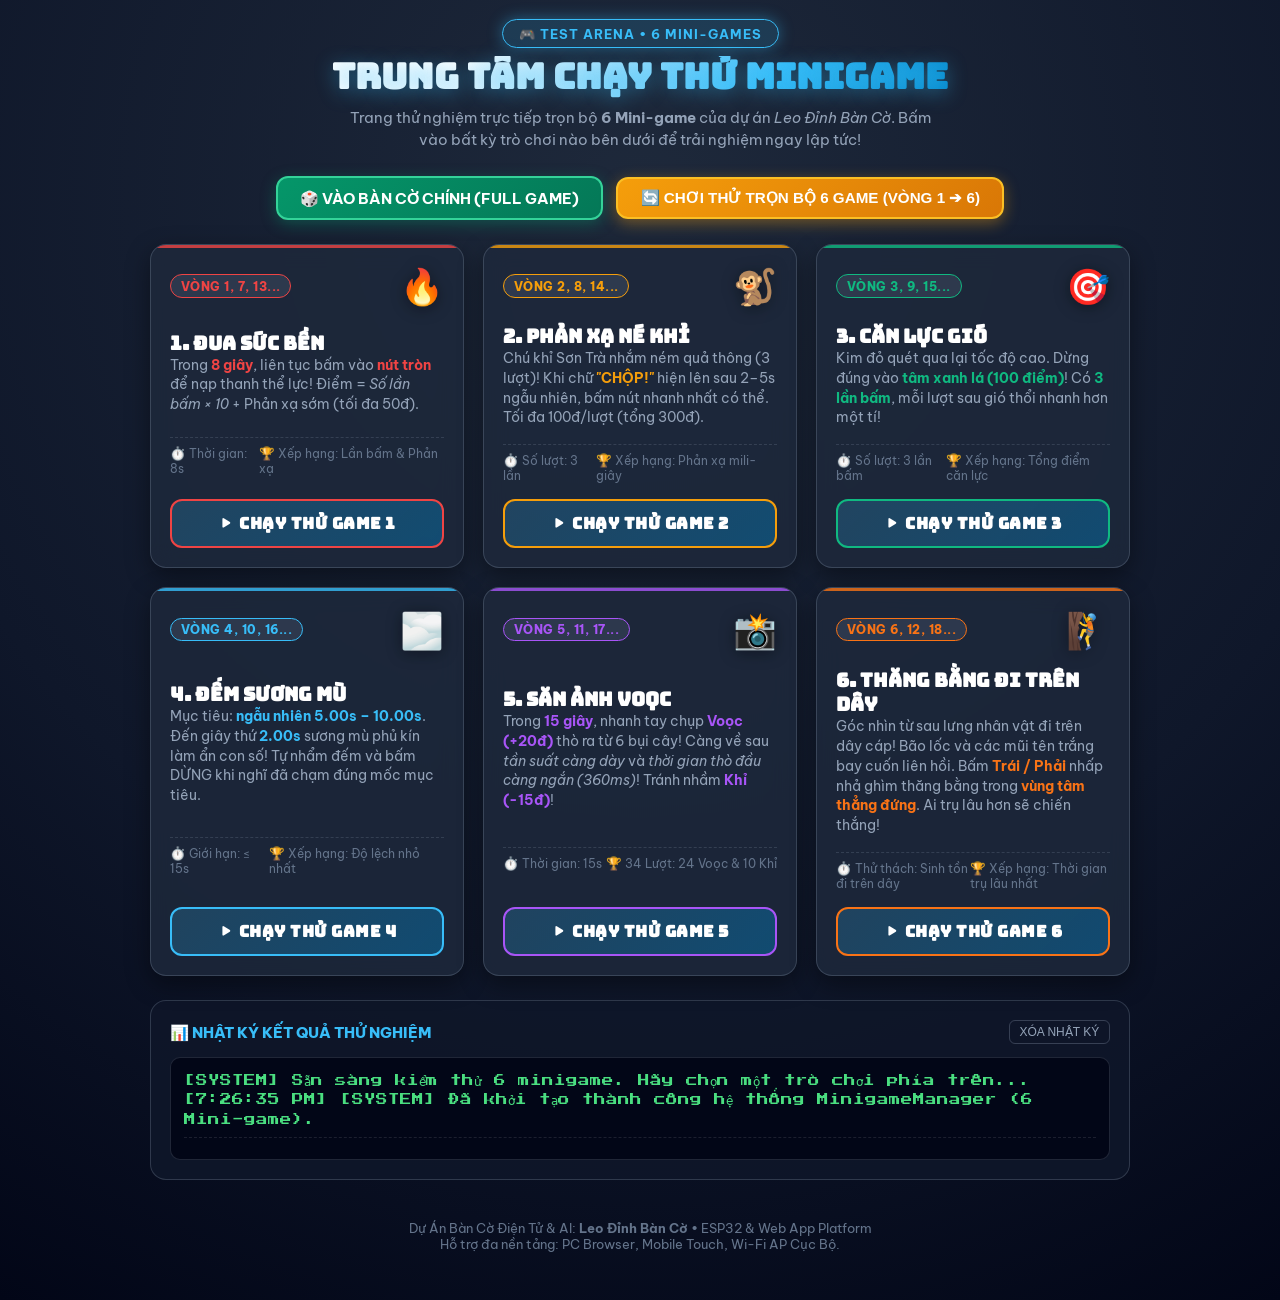
<file: test_minigames.html>
<!DOCTYPE html>
<html lang="vi">

<head>
    <meta charset="UTF-8">
    <meta name="viewport" content="width=device-width, initial-scale=1.0, user-scalable=no">
    <title>Trung Tâm Chạy Thử 6 Minigame - Leo Đỉnh Bàn Cờ</title>
    <!-- Google Fonts -->
    <link rel="preconnect" href="https://fonts.googleapis.com">
    <link rel="preconnect" href="https://fonts.gstatic.com" crossorigin>
    <link href="https://fonts.googleapis.com/css2?family=Be+Vietnam+Pro:wght@400;500;600;700;800&family=Bungee&family=Press+Start+2P&display=swap" rel="stylesheet">
    <!-- CSS Minigame Chung -->
    <link rel="stylesheet" href="minigames/minigames.css?v=32">
    <style>
        :root {
            --primary: #38bdf8;
            --primary-glow: rgba(56, 189, 248, 0.4);
            --bg-dark: #0f172a;
            --card-bg: rgba(30, 41, 59, 0.85);
            --border-glow: rgba(148, 163, 184, 0.25);
            --text-main: #f8fafc;
            --text-muted: #94a3b8;
            --accent-green: #22c55e;
            --accent-yellow: #f59e0b;
            --accent-red: #ef4444;
        }

        * {
            box-sizing: border-box;
            margin: 0;
            padding: 0;
        }

        body {
            font-family: 'Be Vietnam Pro', sans-serif;
            background: radial-gradient(circle at 50% 15%, #1e293b 0%, #0f172a 60%, #020617 100%);
            color: var(--text-main);
            min-height: 100vh;
            padding: 1.2rem 1rem 3rem;
            display: flex;
            flex-direction: column;
            align-items: center;
        }

        .hub-container {
            width: 100%;
            max-width: 980px;
            display: flex;
            flex-direction: column;
            align-items: center;
            gap: 1.5rem;
        }

        /* Header */
        .hub-header {
            text-align: center;
            display: flex;
            flex-direction: column;
            align-items: center;
            gap: 0.5rem;
        }

        .hub-badge {
            display: inline-flex;
            align-items: center;
            gap: 0.4rem;
            padding: 0.35rem 1rem;
            border-radius: 999px;
            background: rgba(56, 189, 248, 0.15);
            border: 1.5px solid var(--primary);
            color: var(--primary);
            font-size: 0.82rem;
            font-weight: 700;
            letter-spacing: 1px;
            text-transform: uppercase;
            box-shadow: 0 0 15px var(--primary-glow);
        }

        .hub-title {
            font-family: 'Bungee', cursive, sans-serif;
            font-size: 2.2rem;
            line-height: 1.2;
            background: linear-gradient(135deg, #ffffff 20%, #38bdf8 70%, #0284c7 100%);
            -webkit-background-clip: text;
            -webkit-text-fill-color: transparent;
            text-shadow: 0 4px 20px rgba(56, 189, 248, 0.4);
        }

        .hub-desc {
            font-size: 0.95rem;
            color: var(--text-muted);
            max-width: 600px;
            line-height: 1.5;
        }

        /* Top Action Bar */
        .hub-actions-bar {
            display: flex;
            flex-wrap: wrap;
            align-items: center;
            justify-content: center;
            gap: 0.8rem;
            width: 100%;
        }

        .btn-action {
            display: inline-flex;
            align-items: center;
            gap: 0.5rem;
            padding: 0.65rem 1.4rem;
            border-radius: 12px;
            font-size: 0.95rem;
            font-weight: 700;
            cursor: pointer;
            text-decoration: none;
            transition: all 0.2s ease;
            outline: none;
            border: none;
        }

        .btn-main-game {
            background: linear-gradient(135deg, #059669 0%, #047857 100%);
            color: #ffffff;
            border: 2px solid #34d399;
            box-shadow: 0 4px 15px rgba(5, 150, 105, 0.4);
        }

        .btn-main-game:hover {
            transform: translateY(-2px);
            box-shadow: 0 6px 20px rgba(5, 150, 105, 0.6);
            filter: brightness(1.1);
        }

        .btn-play-all {
            background: linear-gradient(135deg, #f59e0b 0%, #d97706 100%);
            color: #ffffff;
            border: 2px solid #fbbf24;
            box-shadow: 0 4px 15px rgba(245, 158, 11, 0.4);
        }

        .btn-play-all:hover {
            transform: translateY(-2px);
            box-shadow: 0 6px 20px rgba(245, 158, 11, 0.6);
            filter: brightness(1.1);
        }

        /* Grid 6 Minigame Cards */
        .minigames-grid {
            display: grid;
            grid-template-columns: repeat(auto-fit, minmax(280px, 1fr));
            gap: 1.2rem;
            width: 100%;
        }

        .game-card {
            background: var(--card-bg);
            border: 1.5px solid var(--border-glow);
            border-radius: 16px;
            padding: 1.2rem;
            display: flex;
            flex-direction: column;
            justify-content: space-between;
            gap: 1rem;
            backdrop-filter: blur(12px);
            box-shadow: 0 8px 25px rgba(0, 0, 0, 0.4);
            transition: all 0.25s cubic-bezier(0.4, 0, 0.2, 1);
            position: relative;
            overflow: hidden;
        }

        .game-card::before {
            content: '';
            position: absolute;
            top: 0;
            left: 0;
            right: 0;
            height: 3px;
            background: var(--card-color, var(--primary));
            opacity: 0.8;
        }

        .game-card:hover {
            transform: translateY(-4px);
            border-color: var(--card-color, var(--primary));
            box-shadow: 0 12px 30px rgba(0, 0, 0, 0.6), 0 0 20px var(--card-glow, var(--primary-glow));
        }

        .card-top {
            display: flex;
            align-items: center;
            justify-content: space-between;
        }

        .card-tag {
            font-size: 0.72rem;
            font-weight: 800;
            padding: 0.2rem 0.6rem;
            border-radius: 999px;
            background: rgba(148, 163, 184, 0.15);
            color: var(--card-color, var(--primary));
            border: 1px solid var(--card-color, var(--primary));
            text-transform: uppercase;
            letter-spacing: 0.5px;
        }

        .card-icon {
            font-size: 2.2rem;
            filter: drop-shadow(0 2px 8px rgba(0, 0, 0, 0.4));
        }

        .card-title {
            font-family: 'Bungee', cursive, sans-serif;
            font-size: 1.2rem;
            color: #ffffff;
            line-height: 1.3;
        }

        .card-desc {
            font-size: 0.85rem;
            color: var(--text-muted);
            line-height: 1.45;
        }

        .card-desc strong {
            color: var(--card-color, var(--primary));
        }

        .card-meta {
            display: flex;
            align-items: center;
            justify-content: space-between;
            font-size: 0.78rem;
            color: #64748b;
            padding-top: 0.5rem;
            border-top: 1px dashed rgba(148, 163, 184, 0.2);
        }

        .btn-launch {
            width: 100%;
            padding: 0.75rem 1rem;
            border-radius: 12px;
            font-family: 'Bungee', cursive, sans-serif;
            font-size: 1rem;
            font-weight: 800;
            letter-spacing: 0.5px;
            display: flex;
            align-items: center;
            justify-content: center;
            gap: 0.5rem;
            cursor: pointer;
            border: 2px solid var(--card-color, var(--primary));
            background: linear-gradient(135deg, rgba(56, 189, 248, 0.2), rgba(2, 132, 199, 0.4));
            color: #ffffff;
            transition: all 0.15s ease;
        }

        .btn-launch:hover {
            background: var(--card-color, var(--primary));
            color: #0f172a;
            box-shadow: 0 0 20px var(--card-glow, var(--primary-glow));
            transform: scale(1.02);
        }

        .btn-launch:active {
            transform: scale(0.98);
        }

        /* Dashboard Kết Quả Trực Quan */
        .hub-log-section {
            width: 100%;
            background: rgba(15, 23, 42, 0.9);
            border: 1.5px solid var(--border-glow);
            border-radius: 16px;
            padding: 1.2rem;
            display: flex;
            flex-direction: column;
            gap: 0.8rem;
        }

        .log-header {
            display: flex;
            align-items: center;
            justify-content: space-between;
        }

        .log-title {
            font-size: 0.95rem;
            font-weight: 800;
            color: var(--primary);
            display: flex;
            align-items: center;
            gap: 0.4rem;
        }

        .btn-clear-log {
            background: transparent;
            border: 1px solid rgba(148, 163, 184, 0.3);
            color: var(--text-muted);
            font-size: 0.75rem;
            padding: 0.25rem 0.6rem;
            border-radius: 6px;
            cursor: pointer;
        }

        .btn-clear-log:hover {
            color: #ffffff;
            border-color: #ffffff;
        }

        .log-console {
            background: #020617;
            border: 1px solid rgba(148, 163, 184, 0.2);
            border-radius: 10px;
            padding: 0.8rem;
            font-family: 'Press Start 2P', monospace;
            font-size: 0.72rem;
            line-height: 1.7;
            color: #4ade80;
            max-height: 220px;
            overflow-y: auto;
        }

        .log-entry {
            margin-bottom: 0.5rem;
            padding-bottom: 0.5rem;
            border-bottom: 1px dashed rgba(255, 255, 255, 0.1);
        }

        .log-entry.err {
            color: #f87171;
        }

        /* Footer */
        .hub-footer {
            font-size: 0.82rem;
            color: #64748b;
            text-align: center;
            margin-top: 1rem;
        }

        .hub-footer a {
            color: var(--primary);
            text-decoration: none;
        }

        /* Responsive */
        @media (max-width: 600px) {
            .hub-title {
                font-size: 1.6rem;
            }
            .minigames-grid {
                grid-template-columns: 1fr;
            }
        }
    </style>
</head>

<body>
    <div class="hub-container">
        <!-- Header -->
        <header class="hub-header">
            <div class="hub-badge">🎮 TEST ARENA • 6 MINI-GAMES</div>
            <h1 class="hub-title">TRUNG TÂM CHẠY THỬ MINIGAME</h1>
            <p class="hub-desc">
                Trang thử nghiệm trực tiếp trọn bộ <strong>6 Mini-game</strong> của dự án <em>Leo Đỉnh Bàn Cờ</em>.
                Bấm vào bất kỳ trò chơi nào bên dưới để trải nghiệm ngay lập tức!
            </p>
        </header>

        <!-- Top Actions -->
        <div class="hub-actions-bar">
            <a href="index.html" class="btn-action btn-main-game">
                🎲 VÀO BÀN CỜ CHÍNH (FULL GAME)
            </a>
            <button type="button" class="btn-action btn-play-all" id="btnPlayAll">
                🔄 CHƠI THỬ TRỌN BỘ 6 GAME (VÒNG 1 ➔ 6)
            </button>
        </div>

        <!-- 6 Minigame Cards -->
        <div class="minigames-grid">
            <!-- Game 1: Đua Sức Bền -->
            <div class="game-card" style="--card-color: #ef4444; --card-glow: rgba(239, 68, 68, 0.4);">
                <div class="card-top">
                    <span class="card-tag">VÒNG 1, 7, 13...</span>
                    <span class="card-icon">🔥</span>
                </div>
                <div>
                    <h2 class="card-title">1. ĐUA SỨC BỀN</h2>
                    <p class="card-desc">
                        Trong <strong>8 giây</strong>, liên tục bấm vào <strong>nút tròn</strong> để nạp thanh thể lực!
                        Điểm = <em>Số lần bấm × 10</em> + Phản xạ sớm (tối đa 50đ).
                    </p>
                </div>
                <div class="card-meta">
                    <span>⏱️ Thời gian: 8s</span>
                    <span>🏆 Xếp hạng: Lần bấm & Phản xạ</span>
                </div>
                <button type="button" class="btn-launch" onclick="launchGame('game-1')">
                    ▶️ CHẠY THỬ GAME 1
                </button>
            </div>

            <!-- Game 2: Phản Xạ Né Khỉ -->
            <div class="game-card" style="--card-color: #f59e0b; --card-glow: rgba(245, 158, 11, 0.4);">
                <div class="card-top">
                    <span class="card-tag">VÒNG 2, 8, 14...</span>
                    <span class="card-icon">🐒</span>
                </div>
                <div>
                    <h2 class="card-title">2. PHẢN XẠ NÉ KHỈ</h2>
                    <p class="card-desc">
                        Chú khỉ Sơn Trà nhắm ném quả thông (3 lượt)!
                        Khi chữ <strong>"CHỘP!"</strong> hiện lên sau 2–5s ngẫu nhiên, bấm nút nhanh nhất có thể. Tối đa 100đ/lượt (tổng 300đ).
                    </p>
                </div>
                <div class="card-meta">
                    <span>⏱️ Số lượt: 3 lần</span>
                    <span>🏆 Xếp hạng: Phản xạ mili-giây</span>
                </div>
                <button type="button" class="btn-launch" onclick="launchGame('game-2')">
                    ▶️ CHẠY THỬ GAME 2
                </button>
            </div>

            <!-- Game 3: Căn Lực Gió -->
            <div class="game-card" style="--card-color: #10b981; --card-glow: rgba(16, 185, 129, 0.4);">
                <div class="card-top">
                    <span class="card-tag">VÒNG 3, 9, 15...</span>
                    <span class="card-icon">🎯</span>
                </div>
                <div>
                    <h2 class="card-title">3. CĂN LỰC GIÓ</h2>
                    <p class="card-desc">
                        Kim đỏ quét qua lại tốc độ cao. Dừng đúng vào <strong>tâm xanh lá (100 điểm)</strong>!
                        Có <strong>3 lần bấm</strong>, mỗi lượt sau gió thổi nhanh hơn một tí!
                    </p>
                </div>
                <div class="card-meta">
                    <span>⏱️ Số lượt: 3 lần bấm</span>
                    <span>🏆 Xếp hạng: Tổng điểm căn lực</span>
                </div>
                <button type="button" class="btn-launch" onclick="launchGame('game-3')">
                    ▶️ CHẠY THỬ GAME 3
                </button>
            </div>

            <!-- Game 4: Đếm Thời Gian Trong Sương Mù -->
            <div class="game-card" style="--card-color: #38bdf8; --card-glow: rgba(56, 189, 248, 0.4);">
                <div class="card-top">
                    <span class="card-tag">VÒNG 4, 10, 16...</span>
                    <span class="card-icon">🌫️</span>
                </div>
                <div>
                    <h2 class="card-title">4. ĐẾM SƯƠNG MÙ</h2>
                    <p class="card-desc">
                        Mục tiêu: <strong>ngẫu nhiên 5.00s – 10.00s</strong>. Đến giây thứ <strong>2.00s</strong> sương mù phủ kín làm ẩn con số!
                        Tự nhẩm đếm và bấm DỪNG khi nghĩ đã chạm đúng mốc mục tiêu.
                    </p>
                </div>
                <div class="card-meta">
                    <span>⏱️ Giới hạn: ≤ 15s</span>
                    <span>🏆 Xếp hạng: Độ lệch nhỏ nhất</span>
                </div>
                <button type="button" class="btn-launch" onclick="launchGame('game-4')">
                    ▶️ CHẠY THỬ GAME 4
                </button>
            </div>

            <!-- Game 5: Săn Ảnh Voọc Chà Vá -->
            <div class="game-card" style="--card-color: #a855f7; --card-glow: rgba(168, 85, 247, 0.4);">
                <div class="card-top">
                    <span class="card-tag">VÒNG 5, 11, 17...</span>
                    <span class="card-icon">📸</span>
                </div>
                <div>
                    <h2 class="card-title">5. SĂN ẢNH VOỌC</h2>
                    <p class="card-desc">
                        Trong <strong>15 giây</strong>, nhanh tay chụp <strong>Voọc (+20đ)</strong> thò ra từ 6 bụi cây!
                        Càng về sau <em>tần suất càng dày</em> và <em>thời gian thò đầu càng ngắn (360ms)</em>! Tránh nhầm <strong>Khỉ (-15đ)</strong>!
                    </p>
                </div>
                <div class="card-meta">
                    <span>⏱️ Thời gian: 15s</span>
                    <span>🏆 34 Lượt: 24 Voọc & 10 Khỉ</span>
                </div>
                <button type="button" class="btn-launch" onclick="launchGame('game-5')">
                    ▶️ CHẠY THỬ GAME 5
                </button>
            </div>

            <!-- Game 6: Giữ Thăng Bằng Đi Trên Dây -->
            <div class="game-card" style="--card-color: #f97316; --card-glow: rgba(249, 115, 22, 0.4);">
                <div class="card-top">
                    <span class="card-tag">VÒNG 6, 12, 18...</span>
                    <span class="card-icon">🧗</span>
                </div>
                <div>
                    <h2 class="card-title">6. THĂNG BẰNG ĐI TRÊN DÂY</h2>
                    <p class="card-desc">
                        Góc nhìn từ sau lưng nhân vật đi trên dây cáp! Bão lốc và các mũi tên trắng bay cuốn liên hồi.
                        Bấm <strong>Trái / Phải</strong> nhấp nhả ghìm thăng bằng trong <strong>vùng tâm thẳng đứng</strong>. Ai trụ lâu hơn sẽ chiến thắng!
                    </p>
                </div>
                <div class="card-meta">
                    <span>⏱️ Thử thách: Sinh tồn đi trên dây</span>
                    <span>🏆 Xếp hạng: Thời gian trụ lâu nhất</span>
                </div>
                <button type="button" class="btn-launch" onclick="launchGame('game-6')">
                    ▶️ CHẠY THỬ GAME 6
                </button>
            </div>
        </div>

        <!-- Dashboard Kết Quả Console -->
        <section class="hub-log-section">
            <div class="log-header">
                <div class="log-title">
                    <span>📊 NHẬT KÝ KẾT QUẢ THỬ NGHIỆM</span>
                </div>
                <button type="button" class="btn-clear-log" onclick="clearLog()">XÓA NHẬT KÝ</button>
            </div>
            <div class="log-console" id="logConsole">
                <div>[SYSTEM] Sẵn sàng kiểm thử 6 minigame. Hãy chọn một trò chơi phía trên...</div>
            </div>
        </section>

        <!-- Footer -->
        <footer class="hub-footer">
            Dự Án Bàn Cờ Điện Tử & AI: <strong>Leo Đỉnh Bàn Cờ</strong> • ESP32 & Web App Platform<br>
            Hỗ trợ đa nền tảng: PC Browser, Mobile Touch, Wi-Fi AP Cục Bộ.
        </footer>
    </div>

    <!-- Scripts -->
    <script src="minigames/minigame-manager.js?v=35"></script>
    <script>
        // Đăng ký 6 Minigame vào MinigameManager
        window.addEventListener('DOMContentLoaded', () => {
            if (window.MinigameManager) {
                MinigameManager.register('game-1', {
                    title: 'ĐUA SỨC BỀN',
                    description: 'Trong <strong>8 giây</strong>, liên tục bấm vào <strong>nút tròn</strong> trên màn hình để nạp đầy thanh thể lực!',
                    script: 'minigames/game-1/game-1.js',
                    style: 'minigames/game-1/game-1.css'
                });
                MinigameManager.register('game-2', {
                    title: 'PHẢN XẠ NÉ KHỈ',
                    description: 'Chú khỉ Sơn Trà đang nhắm ném quả thông! Khi chữ <strong>CHỘP!</strong> xuất hiện, hãy bấm nút thật nhanh để né quả thông (3 lượt ném)!',
                    script: 'minigames/game-2/game-2.js',
                    style: 'minigames/game-2/game-2.css'
                });
                MinigameManager.register('game-3', {
                    title: 'CĂN LỰC GIÓ',
                    description: 'Bấm dừng <strong>kim đỏ</strong> đúng vào <strong>tâm xanh lá (100 điểm)</strong>! Bạn có 3 lần bấm, lượt sau gió thổi nhanh hơn!',
                    script: 'minigames/game-3/game-3.js',
                    style: 'minigames/game-3/game-3.css'
                });
                MinigameManager.register('game-4', {
                    title: 'ĐẾM THỜI GIAN TRONG SƯƠNG MÙ',
                    description: 'Đồng hồ sẽ bị sương mù che khuất ở giây thứ 2. Hãy nhẩm đếm trong đầu và bấm <strong>DỪNG</strong> khi chạm đúng mốc mục tiêu (ngẫu nhiên 5 – 10 giây)!',
                    script: 'minigames/game-4/game-4.js',
                    style: 'minigames/game-4/game-4.css'
                });
                MinigameManager.register('game-5', {
                    title: 'SĂN ẢNH VOỌC CHÀ VÁ',
                    description: 'Trong 15 giây, nhanh tay chụp trúng <strong>Voọc chà vá (+20đ)</strong> thò ra từ các bụi cây! Tránh chụp nhầm <strong>Khỉ tinh nghịch (-15đ)</strong>!',
                    script: 'minigames/game-5/game-5.js',
                    style: 'minigames/game-5/game-5.css'
                });
                MinigameManager.register('game-6', {
                    title: 'GIỮ THĂNG BẰNG ĐI TRÊN DÂY',
                    description: 'Đi trên dây cáp nhìn từ sau lưng! Gió núi và các mũi tên trắng bay cuốn liên hồi. Bấm <strong>Trái / Phải</strong> nhấp nhả ghìm thăng bằng trong vùng tâm thẳng đứng. Ai trụ lâu hơn sẽ chiến thắng!',
                    script: 'minigames/game-6/game-6.js',
                    style: 'minigames/game-6/game-6.css'
                });
                appendLog('[SYSTEM] Đã khởi tạo thành công hệ thống MinigameManager (6 Mini-game).');
            }
        });

        const logConsole = document.getElementById('logConsole');

        function appendLog(text, isErr = false) {
            if (!logConsole) return;
            const timeStr = new Date().toLocaleTimeString();
            const div = document.createElement('div');
            div.className = `log-entry ${isErr ? 'err' : ''}`;
            div.innerHTML = `[${timeStr}] ${text}`;
            logConsole.appendChild(div);
            logConsole.scrollTop = logConsole.scrollHeight;
        }

        function clearLog() {
            if (logConsole) {
                logConsole.innerHTML = '<div>[SYSTEM] Đã xóa nhật ký.</div>';
            }
        }

        // Khởi chạy 1 minigame cụ thể
        async function launchGame(gameType) {
            appendLog(`▶️ Bắt đầu khởi chạy <strong>${gameType.toUpperCase()}</strong>...`);
            try {
                const launchOpts = {
                    player: { name: 'Người Thử Nghiệm', id: 'tester' }
                };
                if (gameType === 'game-4') {
                    // Ngẫu nhiên mốc mục tiêu từ 5.00s đến 10.00s
                    launchOpts.targetSec = 5 + Math.floor(Math.random() * 6);
                }
                const result = await MinigameManager.launch(gameType, launchOpts);
                
                let details = '';
                if (result.survivalTime !== undefined) {
                    details = `Trụ vững: ${result.survivalTime.toFixed(2)}s (${result.ratingText || ''})`;
                } else if (result.fogStoppedTime !== undefined) {
                    const tSec = result.targetTime !== undefined ? result.targetTime.toFixed(2) : '7.00';
                    details = `Dừng lúc: ${result.fogStoppedTime.toFixed(2)}s (Mục tiêu: ${tSec}s • Lệch: ±${result.diffSec.toFixed(2)}s)`;
                } else if (result.voocHits !== undefined) {
                    details = `Voọc: ${result.voocHits}/${result.totalVooc} (+${result.voocHits * 20}đ) • Khỉ: ${result.khiHits}/${result.totalKhi} (-${result.khiHits * 15}đ)`;
                } else if (result.attemptsCount !== undefined) {
                    details = `Căn lực: ${result.perfectCount}/${result.attemptsCount} lần 100đ`;
                } else if (result.throwsCount !== undefined) {
                    details = `Né khỉ: Nhanh nhất ${result.bestReactionTime}ms`;
                } else if (result.taps !== undefined) {
                    details = `Bấm: ${result.taps} lần • Phản xạ: ${(result.firstTapTime / 1000).toFixed(2)}s`;
                }

                appendLog(`✅ <strong>[HOÀN THÀNH ${gameType.toUpperCase()}]</strong> Điểm: <strong>${result.score || 0}đ</strong> | ${details}`);
            } catch (err) {
                appendLog(`❌ Lỗi khi chạy ${gameType}: ${err.message || err}`, true);
            }
        }

        // Chạy thử trọn bộ 6 game liên tiếp
        document.getElementById('btnPlayAll').addEventListener('click', async () => {
            const games = ['game-1', 'game-2', 'game-3', 'game-4', 'game-5', 'game-6'];
            appendLog(`🔄 BẮT ĐẦU CHUỖI THỬ NGHIỆM TRỌN BỘ 6 MINI-GAME!`);
            for (let i = 0; i < games.length; i++) {
                const g = games[i];
                appendLog(`👉 [VÒNG ${i + 1}/6]: Chạy ${g.toUpperCase()}...`);
                try {
                    const opts = {
                        player: { name: 'Người Thử Nghiệm', id: 'tester' }
                    };
                    if (g === 'game-4') {
                        opts.targetSec = 5 + Math.floor(Math.random() * 6);
                    }
                    await MinigameManager.launch(g, opts);
                } catch (e) {
                    appendLog(`Bỏ qua ${g}: ${e.message}`, true);
                }
            }
            appendLog(`🎉 CHÚC MỪNG! Bạn đã hoàn thành trọn bộ 6 Mini-game!`);
        });
    </script>
</body>

</html>
</file>
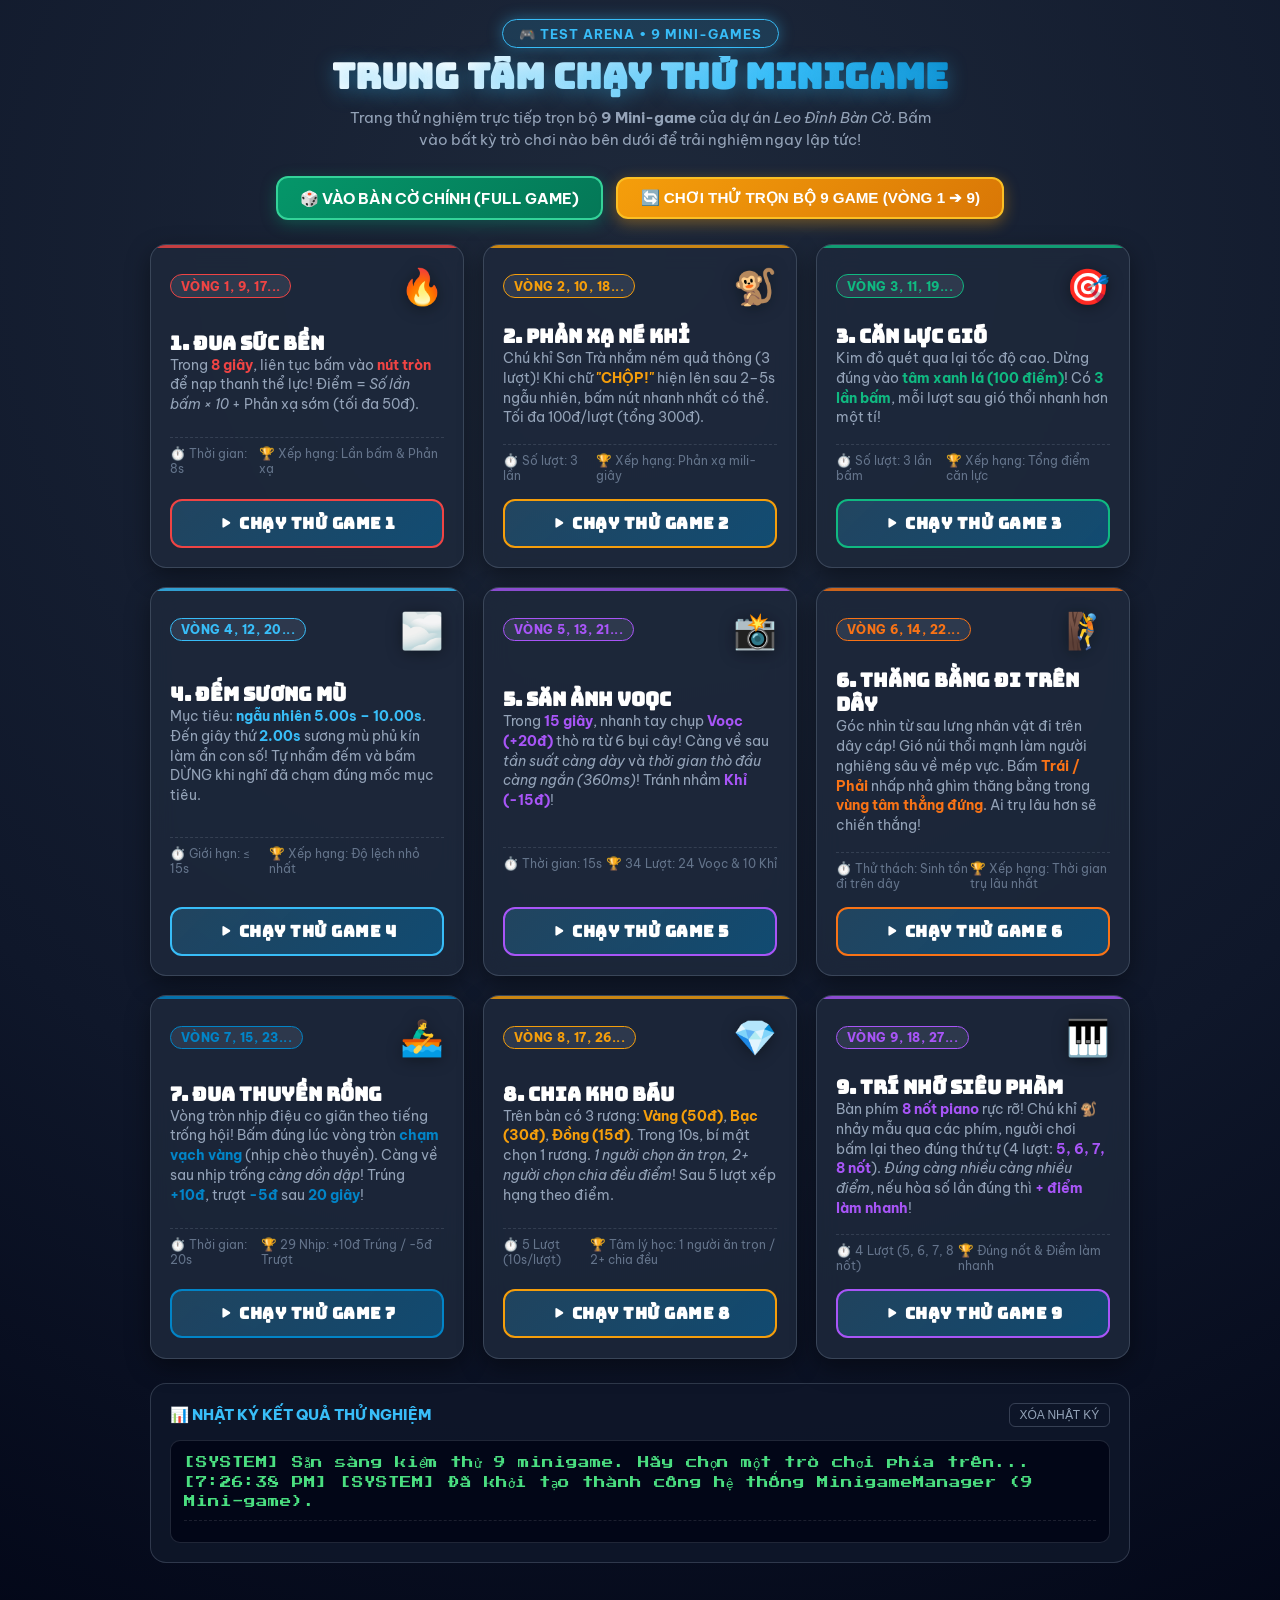
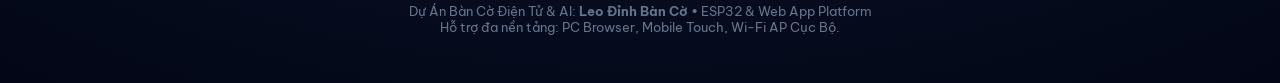
<file: data/game/test_minigames.html>
<!DOCTYPE html>
<html lang="vi">

<head>
    <meta charset="UTF-8">
    <meta name="viewport" content="width=device-width, initial-scale=1.0, user-scalable=no">
    <title>Trung Tâm Chạy Thử 8 Minigame - Leo Đỉnh Bàn Cờ</title>
    <!-- Google Fonts -->
    <link rel="preconnect" href="https://fonts.googleapis.com">
    <link rel="preconnect" href="https://fonts.gstatic.com" crossorigin>
    <link href="https://fonts.googleapis.com/css2?family=Be+Vietnam+Pro:wght@400;500;600;700;800&family=Bungee&family=Press+Start+2P&display=swap" rel="stylesheet">
    <!-- CSS Minigame Chung -->
    <link rel="stylesheet" href="minigames/minigames.css?v=39">
    <style>
        :root {
            --primary: #38bdf8;
            --primary-glow: rgba(56, 189, 248, 0.4);
            --bg-dark: #0f172a;
            --card-bg: rgba(30, 41, 59, 0.85);
            --border-glow: rgba(148, 163, 184, 0.25);
            --text-main: #f8fafc;
            --text-muted: #94a3b8;
            --accent-green: #22c55e;
            --accent-yellow: #f59e0b;
            --accent-red: #ef4444;
        }

        * {
            box-sizing: border-box;
            margin: 0;
            padding: 0;
        }

        body {
            font-family: 'Be Vietnam Pro', sans-serif;
            background: radial-gradient(circle at 50% 15%, #1e293b 0%, #0f172a 60%, #020617 100%);
            color: var(--text-main);
            min-height: 100vh;
            padding: 1.2rem 1rem 3rem;
            display: flex;
            flex-direction: column;
            align-items: center;
        }

        .hub-container {
            width: 100%;
            max-width: 980px;
            display: flex;
            flex-direction: column;
            align-items: center;
            gap: 1.5rem;
        }

        /* Header */
        .hub-header {
            text-align: center;
            display: flex;
            flex-direction: column;
            align-items: center;
            gap: 0.5rem;
        }

        .hub-badge {
            display: inline-flex;
            align-items: center;
            gap: 0.4rem;
            padding: 0.35rem 1rem;
            border-radius: 999px;
            background: rgba(56, 189, 248, 0.15);
            border: 1.5px solid var(--primary);
            color: var(--primary);
            font-size: 0.82rem;
            font-weight: 700;
            letter-spacing: 1px;
            text-transform: uppercase;
            box-shadow: 0 0 15px var(--primary-glow);
        }

        .hub-title {
            font-family: 'Bungee', cursive, sans-serif;
            font-size: 2.2rem;
            line-height: 1.2;
            background: linear-gradient(135deg, #ffffff 20%, #38bdf8 70%, #0284c7 100%);
            -webkit-background-clip: text;
            -webkit-text-fill-color: transparent;
            text-shadow: 0 4px 20px rgba(56, 189, 248, 0.4);
        }

        .hub-desc {
            font-size: 0.95rem;
            color: var(--text-muted);
            max-width: 600px;
            line-height: 1.5;
        }

        /* Top Action Bar */
        .hub-actions-bar {
            display: flex;
            flex-wrap: wrap;
            align-items: center;
            justify-content: center;
            gap: 0.8rem;
            width: 100%;
        }

        .btn-action {
            display: inline-flex;
            align-items: center;
            gap: 0.5rem;
            padding: 0.65rem 1.4rem;
            border-radius: 12px;
            font-size: 0.95rem;
            font-weight: 700;
            cursor: pointer;
            text-decoration: none;
            transition: all 0.2s ease;
            outline: none;
            border: none;
        }

        .btn-main-game {
            background: linear-gradient(135deg, #059669 0%, #047857 100%);
            color: #ffffff;
            border: 2px solid #34d399;
            box-shadow: 0 4px 15px rgba(5, 150, 105, 0.4);
        }

        .btn-main-game:hover {
            transform: translateY(-2px);
            box-shadow: 0 6px 20px rgba(5, 150, 105, 0.6);
            filter: brightness(1.1);
        }

        .btn-play-all {
            background: linear-gradient(135deg, #f59e0b 0%, #d97706 100%);
            color: #ffffff;
            border: 2px solid #fbbf24;
            box-shadow: 0 4px 15px rgba(245, 158, 11, 0.4);
        }

        .btn-play-all:hover {
            transform: translateY(-2px);
            box-shadow: 0 6px 20px rgba(245, 158, 11, 0.6);
            filter: brightness(1.1);
        }

        /* Grid 6 Minigame Cards */
        .minigames-grid {
            display: grid;
            grid-template-columns: repeat(auto-fit, minmax(280px, 1fr));
            gap: 1.2rem;
            width: 100%;
        }

        .game-card {
            background: var(--card-bg);
            border: 1.5px solid var(--border-glow);
            border-radius: 16px;
            padding: 1.2rem;
            display: flex;
            flex-direction: column;
            justify-content: space-between;
            gap: 1rem;
            backdrop-filter: blur(12px);
            box-shadow: 0 8px 25px rgba(0, 0, 0, 0.4);
            transition: all 0.25s cubic-bezier(0.4, 0, 0.2, 1);
            position: relative;
            overflow: hidden;
        }

        .game-card::before {
            content: '';
            position: absolute;
            top: 0;
            left: 0;
            right: 0;
            height: 3px;
            background: var(--card-color, var(--primary));
            opacity: 0.8;
        }

        .game-card:hover {
            transform: translateY(-4px);
            border-color: var(--card-color, var(--primary));
            box-shadow: 0 12px 30px rgba(0, 0, 0, 0.6), 0 0 20px var(--card-glow, var(--primary-glow));
        }

        .card-top {
            display: flex;
            align-items: center;
            justify-content: space-between;
        }

        .card-tag {
            font-size: 0.72rem;
            font-weight: 800;
            padding: 0.2rem 0.6rem;
            border-radius: 999px;
            background: rgba(148, 163, 184, 0.15);
            color: var(--card-color, var(--primary));
            border: 1px solid var(--card-color, var(--primary));
            text-transform: uppercase;
            letter-spacing: 0.5px;
        }

        .card-icon {
            font-size: 2.2rem;
            filter: drop-shadow(0 2px 8px rgba(0, 0, 0, 0.4));
        }

        .card-title {
            font-family: 'Bungee', cursive, sans-serif;
            font-size: 1.2rem;
            color: #ffffff;
            line-height: 1.3;
        }

        .card-desc {
            font-size: 0.85rem;
            color: var(--text-muted);
            line-height: 1.45;
        }

        .card-desc strong {
            color: var(--card-color, var(--primary));
        }

        .card-meta {
            display: flex;
            align-items: center;
            justify-content: space-between;
            font-size: 0.78rem;
            color: #64748b;
            padding-top: 0.5rem;
            border-top: 1px dashed rgba(148, 163, 184, 0.2);
        }

        .btn-launch {
            width: 100%;
            padding: 0.75rem 1rem;
            border-radius: 12px;
            font-family: 'Bungee', cursive, sans-serif;
            font-size: 1rem;
            font-weight: 800;
            letter-spacing: 0.5px;
            display: flex;
            align-items: center;
            justify-content: center;
            gap: 0.5rem;
            cursor: pointer;
            border: 2px solid var(--card-color, var(--primary));
            background: linear-gradient(135deg, rgba(56, 189, 248, 0.2), rgba(2, 132, 199, 0.4));
            color: #ffffff;
            transition: all 0.15s ease;
        }

        .btn-launch:hover {
            background: var(--card-color, var(--primary));
            color: #0f172a;
            box-shadow: 0 0 20px var(--card-glow, var(--primary-glow));
            transform: scale(1.02);
        }

        .btn-launch:active {
            transform: scale(0.98);
        }

        /* Dashboard Kết Quả Trực Quan */
        .hub-log-section {
            width: 100%;
            background: rgba(15, 23, 42, 0.9);
            border: 1.5px solid var(--border-glow);
            border-radius: 16px;
            padding: 1.2rem;
            display: flex;
            flex-direction: column;
            gap: 0.8rem;
        }

        .log-header {
            display: flex;
            align-items: center;
            justify-content: space-between;
        }

        .log-title {
            font-size: 0.95rem;
            font-weight: 800;
            color: var(--primary);
            display: flex;
            align-items: center;
            gap: 0.4rem;
        }

        .btn-clear-log {
            background: transparent;
            border: 1px solid rgba(148, 163, 184, 0.3);
            color: var(--text-muted);
            font-size: 0.75rem;
            padding: 0.25rem 0.6rem;
            border-radius: 6px;
            cursor: pointer;
        }

        .btn-clear-log:hover {
            color: #ffffff;
            border-color: #ffffff;
        }

        .log-console {
            background: #020617;
            border: 1px solid rgba(148, 163, 184, 0.2);
            border-radius: 10px;
            padding: 0.8rem;
            font-family: 'Press Start 2P', monospace;
            font-size: 0.72rem;
            line-height: 1.7;
            color: #4ade80;
            max-height: 220px;
            overflow-y: auto;
        }

        .log-entry {
            margin-bottom: 0.5rem;
            padding-bottom: 0.5rem;
            border-bottom: 1px dashed rgba(255, 255, 255, 0.1);
        }

        .log-entry.err {
            color: #f87171;
        }

        /* Footer */
        .hub-footer {
            font-size: 0.82rem;
            color: #64748b;
            text-align: center;
            margin-top: 1rem;
        }

        .hub-footer a {
            color: var(--primary);
            text-decoration: none;
        }

        /* Responsive */
        @media (max-width: 600px) {
            .hub-title {
                font-size: 1.6rem;
            }
            .minigames-grid {
                grid-template-columns: 1fr;
            }
        }
    </style>
</head>

<body>
    <div class="hub-container">
        <!-- Header -->
        <header class="hub-header">
            <div class="hub-badge">🎮 TEST ARENA • 9 MINI-GAMES</div>
            <h1 class="hub-title">TRUNG TÂM CHẠY THỬ MINIGAME</h1>
            <p class="hub-desc">
                Trang thử nghiệm trực tiếp trọn bộ <strong>9 Mini-game</strong> của dự án <em>Leo Đỉnh Bàn Cờ</em>.
                Bấm vào bất kỳ trò chơi nào bên dưới để trải nghiệm ngay lập tức!
            </p>
        </header>

        <!-- Top Actions -->
        <div class="hub-actions-bar">
            <a href="index.html" class="btn-action btn-main-game">
                🎲 VÀO BÀN CỜ CHÍNH (FULL GAME)
            </a>
            <button type="button" class="btn-action btn-play-all" id="btnPlayAll">
                🔄 CHƠI THỬ TRỌN BỘ 9 GAME (VÒNG 1 ➔ 9)
            </button>
        </div>

        <!-- 8 Minigame Cards -->
        <div class="minigames-grid">
            <!-- Game 1: Đua Sức Bền -->
            <div class="game-card" style="--card-color: #ef4444; --card-glow: rgba(239, 68, 68, 0.4);">
                <div class="card-top">
                    <span class="card-tag">VÒNG 1, 9, 17...</span>
                    <span class="card-icon">🔥</span>
                </div>
                <div>
                    <h2 class="card-title">1. ĐUA SỨC BỀN</h2>
                    <p class="card-desc">
                        Trong <strong>8 giây</strong>, liên tục bấm vào <strong>nút tròn</strong> để nạp thanh thể lực!
                        Điểm = <em>Số lần bấm × 10</em> + Phản xạ sớm (tối đa 50đ).
                    </p>
                </div>
                <div class="card-meta">
                    <span>⏱️ Thời gian: 8s</span>
                    <span>🏆 Xếp hạng: Lần bấm & Phản xạ</span>
                </div>
                <button type="button" class="btn-launch" onclick="launchGame('game-1')">
                    ▶️ CHẠY THỬ GAME 1
                </button>
            </div>

            <!-- Game 2: Phản Xạ Né Khỉ -->
            <div class="game-card" style="--card-color: #f59e0b; --card-glow: rgba(245, 158, 11, 0.4);">
                <div class="card-top">
                    <span class="card-tag">VÒNG 2, 10, 18...</span>
                    <span class="card-icon">🐒</span>
                </div>
                <div>
                    <h2 class="card-title">2. PHẢN XẠ NÉ KHỈ</h2>
                    <p class="card-desc">
                        Chú khỉ Sơn Trà nhắm ném quả thông (3 lượt)!
                        Khi chữ <strong>"CHỘP!"</strong> hiện lên sau 2–5s ngẫu nhiên, bấm nút nhanh nhất có thể. Tối đa 100đ/lượt (tổng 300đ).
                    </p>
                </div>
                <div class="card-meta">
                    <span>⏱️ Số lượt: 3 lần</span>
                    <span>🏆 Xếp hạng: Phản xạ mili-giây</span>
                </div>
                <button type="button" class="btn-launch" onclick="launchGame('game-2')">
                    ▶️ CHẠY THỬ GAME 2
                </button>
            </div>

            <!-- Game 3: Căn Lực Gió -->
            <div class="game-card" style="--card-color: #10b981; --card-glow: rgba(16, 185, 129, 0.4);">
                <div class="card-top">
                    <span class="card-tag">VÒNG 3, 11, 19...</span>
                    <span class="card-icon">🎯</span>
                </div>
                <div>
                    <h2 class="card-title">3. CĂN LỰC GIÓ</h2>
                    <p class="card-desc">
                        Kim đỏ quét qua lại tốc độ cao. Dừng đúng vào <strong>tâm xanh lá (100 điểm)</strong>!
                        Có <strong>3 lần bấm</strong>, mỗi lượt sau gió thổi nhanh hơn một tí!
                    </p>
                </div>
                <div class="card-meta">
                    <span>⏱️ Số lượt: 3 lần bấm</span>
                    <span>🏆 Xếp hạng: Tổng điểm căn lực</span>
                </div>
                <button type="button" class="btn-launch" onclick="launchGame('game-3')">
                    ▶️ CHẠY THỬ GAME 3
                </button>
            </div>

            <!-- Game 4: Đếm Thời Gian Trong Sương Mù -->
            <div class="game-card" style="--card-color: #38bdf8; --card-glow: rgba(56, 189, 248, 0.4);">
                <div class="card-top">
                    <span class="card-tag">VÒNG 4, 12, 20...</span>
                    <span class="card-icon">🌫️</span>
                </div>
                <div>
                    <h2 class="card-title">4. ĐẾM SƯƠNG MÙ</h2>
                    <p class="card-desc">
                        Mục tiêu: <strong>ngẫu nhiên 5.00s – 10.00s</strong>. Đến giây thứ <strong>2.00s</strong> sương mù phủ kín làm ẩn con số!
                        Tự nhẩm đếm và bấm DỪNG khi nghĩ đã chạm đúng mốc mục tiêu.
                    </p>
                </div>
                <div class="card-meta">
                    <span>⏱️ Giới hạn: ≤ 15s</span>
                    <span>🏆 Xếp hạng: Độ lệch nhỏ nhất</span>
                </div>
                <button type="button" class="btn-launch" onclick="launchGame('game-4')">
                    ▶️ CHẠY THỬ GAME 4
                </button>
            </div>

            <!-- Game 5: Săn Ảnh Voọc Chà Vá -->
            <div class="game-card" style="--card-color: #a855f7; --card-glow: rgba(168, 85, 247, 0.4);">
                <div class="card-top">
                    <span class="card-tag">VÒNG 5, 13, 21...</span>
                    <span class="card-icon">📸</span>
                </div>
                <div>
                    <h2 class="card-title">5. SĂN ẢNH VOỌC</h2>
                    <p class="card-desc">
                        Trong <strong>15 giây</strong>, nhanh tay chụp <strong>Voọc (+20đ)</strong> thò ra từ 6 bụi cây!
                        Càng về sau <em>tần suất càng dày</em> và <em>thời gian thò đầu càng ngắn (360ms)</em>! Tránh nhầm <strong>Khỉ (-15đ)</strong>!
                    </p>
                </div>
                <div class="card-meta">
                    <span>⏱️ Thời gian: 15s</span>
                    <span>🏆 34 Lượt: 24 Voọc & 10 Khỉ</span>
                </div>
                <button type="button" class="btn-launch" onclick="launchGame('game-5')">
                    ▶️ CHẠY THỬ GAME 5
                </button>
            </div>

            <!-- Game 6: Giữ Thăng Bằng Đi Trên Dây -->
            <div class="game-card" style="--card-color: #f97316; --card-glow: rgba(249, 115, 22, 0.4);">
                <div class="card-top">
                    <span class="card-tag">VÒNG 6, 14, 22...</span>
                    <span class="card-icon">🧗</span>
                </div>
                <div>
                    <h2 class="card-title">6. THĂNG BẰNG ĐI TRÊN DÂY</h2>
                    <p class="card-desc">
                        Góc nhìn từ sau lưng nhân vật đi trên dây cáp! Gió núi thổi mạnh làm người nghiêng sâu về mép vực.
                        Bấm <strong>Trái / Phải</strong> nhấp nhả ghìm thăng bằng trong <strong>vùng tâm thẳng đứng</strong>. Ai trụ lâu hơn sẽ chiến thắng!
                    </p>
                </div>
                <div class="card-meta">
                    <span>⏱️ Thử thách: Sinh tồn đi trên dây</span>
                    <span>🏆 Xếp hạng: Thời gian trụ lâu nhất</span>
                </div>
                <button type="button" class="btn-launch" onclick="launchGame('game-6')">
                    ▶️ CHẠY THỬ GAME 6
                </button>
            </div>

            <!-- Game 7: Đua Thuyền Rồng -->
            <div class="game-card" style="--card-color: #0284c7; --card-glow: rgba(2, 132, 199, 0.4);">
                <div class="card-top">
                    <span class="card-tag">VÒNG 7, 15, 23...</span>
                    <span class="card-icon">🚣‍♂️</span>
                </div>
                <div>
                    <h2 class="card-title">7. ĐUA THUYỀN RỒNG</h2>
                    <p class="card-desc">
                        Vòng tròn nhịp điệu co giãn theo tiếng trống hội! Bấm đúng lúc vòng tròn <strong>chạm vạch vàng</strong> (nhịp chèo thuyền).
                        Càng về sau nhịp trống <em>càng dồn dập</em>! Trúng <strong>+10đ</strong>, trượt <strong>-5đ</strong> sau <strong>20 giây</strong>!
                    </p>
                </div>
                <div class="card-meta">
                    <span>⏱️ Thời gian: 20s</span>
                    <span>🏆 29 Nhịp: +10đ Trúng / -5đ Trượt</span>
                </div>
                <button type="button" class="btn-launch" onclick="launchGame('game-7')">
                    ▶️ CHẠY THỬ GAME 7
                </button>
            </div>

            <!-- Game 8: Chia Kho Báu -->
            <div class="game-card" style="--card-color: #f59e0b; --card-glow: rgba(245, 158, 11, 0.4);">
                <div class="card-top">
                    <span class="card-tag">VÒNG 8, 17, 26...</span>
                    <span class="card-icon">💎</span>
                </div>
                <div>
                    <h2 class="card-title">8. CHIA KHO BÁU</h2>
                    <p class="card-desc">
                        Trên bàn có 3 rương: <strong>Vàng (50đ)</strong>, <strong>Bạc (30đ)</strong>, <strong>Đồng (15đ)</strong>.
                        Trong 10s, bí mật chọn 1 rương. <em>1 người chọn ăn trọn, 2+ người chọn chia đều điểm</em>! Sau 5 lượt xếp hạng theo điểm.
                    </p>
                </div>
                <div class="card-meta">
                    <span>⏱️ 5 Lượt (10s/lượt)</span>
                    <span>🏆 Tâm lý học: 1 người ăn trọn / 2+ chia đều</span>
                </div>
                <button type="button" class="btn-launch" onclick="launchGame('game-8')">
                    ▶️ CHẠY THỬ GAME 8
                </button>
            </div>

            <!-- Game 9: Trí Nhớ Siêu Phàm -->
            <div class="game-card" style="--card-color: #a855f7; --card-glow: rgba(168, 85, 247, 0.4);">
                <div class="card-top">
                    <span class="card-tag">VÒNG 9, 18, 27...</span>
                    <span class="card-icon">🎹</span>
                </div>
                <div>
                    <h2 class="card-title">9. TRÍ NHỚ SIÊU PHÀM</h2>
                    <p class="card-desc">
                        Bàn phím <strong>8 nốt piano</strong> rực rỡ! Chú khỉ 🐒 nhảy mẫu qua các phím, người chơi bấm lại theo đúng thứ tự (4 lượt: <strong>5, 6, 7, 8 nốt</strong>).
                        <em>Đúng càng nhiều càng nhiều điểm</em>, nếu hòa số lần đúng thì <strong>+ điểm làm nhanh</strong>!
                    </p>
                </div>
                <div class="card-meta">
                    <span>⏱️ 4 Lượt (5, 6, 7, 8 nốt)</span>
                    <span>🏆 Đúng nốt & Điểm làm nhanh</span>
                </div>
                <button type="button" class="btn-launch" onclick="launchGame('game-9')">
                    ▶️ CHẠY THỬ GAME 9
                </button>
            </div>
        </div>

        <!-- Dashboard Kết Quả Console -->
        <section class="hub-log-section">
            <div class="log-header">
                <div class="log-title">
                    <span>📊 NHẬT KÝ KẾT QUẢ THỬ NGHIỆM</span>
                </div>
                <button type="button" class="btn-clear-log" onclick="clearLog()">XÓA NHẬT KÝ</button>
            </div>
            <div class="log-console" id="logConsole">
                <div>[SYSTEM] Sẵn sàng kiểm thử 9 minigame. Hãy chọn một trò chơi phía trên...</div>
            </div>
        </section>

        <!-- Footer -->
        <footer class="hub-footer">
            Dự Án Bàn Cờ Điện Tử & AI: <strong>Leo Đỉnh Bàn Cờ</strong> • ESP32 & Web App Platform<br>
            Hỗ trợ đa nền tảng: PC Browser, Mobile Touch, Wi-Fi AP Cục Bộ.
        </footer>
    </div>

    <!-- Scripts -->
    <script src="minigames/minigame-manager.js?v=40"></script>
    <script>
        // Đăng ký 9 Minigame vào MinigameManager
        window.addEventListener('DOMContentLoaded', () => {
            if (window.MinigameManager) {
                MinigameManager.register('game-1', {
                    title: 'ĐUA SỨC BỀN',
                    description: 'Trong <strong>8 giây</strong>, liên tục bấm vào <strong>nút tròn</strong> trên màn hình để nạp đầy thanh thể lực!',
                    script: 'minigames/game-1/game-1.js',
                    style: 'minigames/game-1/game-1.css'
                });
                MinigameManager.register('game-2', {
                    title: 'PHẢN XẠ NÉ KHỈ',
                    description: 'Chú khỉ Sơn Trà đang nhắm ném quả thông! Khi chữ <strong>CHỘP!</strong> xuất hiện, hãy bấm nút thật nhanh để né quả thông (3 lượt ném)!',
                    script: 'minigames/game-2/game-2.js',
                    style: 'minigames/game-2/game-2.css'
                });
                MinigameManager.register('game-3', {
                    title: 'CĂN LỰC GIÓ',
                    description: 'Bấm dừng <strong>kim đỏ</strong> đúng vào <strong>tâm xanh lá (100 điểm)</strong>! Bạn có 3 lần bấm, lượt sau gió thổi nhanh hơn!',
                    script: 'minigames/game-3/game-3.js',
                    style: 'minigames/game-3/game-3.css'
                });
                MinigameManager.register('game-4', {
                    title: 'ĐẾM THỜI GIAN TRONG SƯƠNG MÙ',
                    description: 'Đồng hồ sẽ bị sương mù che khuất ở giây thứ 2. Hãy nhẩm đếm trong đầu và bấm <strong>DỪNG</strong> khi chạm đúng mốc mục tiêu (ngẫu nhiên 5 – 10 giây)!',
                    script: 'minigames/game-4/game-4.js',
                    style: 'minigames/game-4/game-4.css'
                });
                MinigameManager.register('game-5', {
                    title: 'SĂN ẢNH VOỌC CHÀ VÁ',
                    description: 'Trong 15 giây, nhanh tay chụp trúng <strong>Voọc chà vá (+20đ)</strong> thò ra từ các bụi cây! Tránh chụp nhầm <strong>Khỉ tinh nghịch (-15đ)</strong>!',
                    script: 'minigames/game-5/game-5.js',
                    style: 'minigames/game-5/game-5.css'
                });
                MinigameManager.register('game-6', {
                    title: 'GIỮ THĂNG BẰNG ĐI TRÊN DÂY',
                    description: 'Đi trên dây cáp nhìn từ sau lưng! Gió núi thổi mạnh làm người nghiêng sâu về mép vực. Bấm <strong>Trái / Phải</strong> để ghìm thăng bằng theo độ nghiêng. Ai trụ lâu hơn sẽ chiến thắng!',
                    script: 'minigames/game-6/game-6.js',
                    style: 'minigames/game-6/game-6.css'
                });
                MinigameManager.register('game-7', {
                    title: 'ĐUA THUYỀN RỒNG',
                    description: 'Vòng tròn nhịp điệu co giãn theo nhịp trống. Bấm đúng lúc vòng tròn <strong>chạm vạch vàng</strong> (nhịp chèo). Càng về sau nhịp càng nhanh! Trúng <strong>+10đ</strong>, trượt <strong>-5đ</strong>!',
                    script: 'minigames/game-7/game-7.js',
                    style: 'minigames/game-7/game-7.css'
                });
                MinigameManager.register('game-8', {
                    title: 'CHIA KHO BÁU',
                    description: 'Có 3 rương: Vàng (50đ), Bạc (30đ), Đồng (15đ). Trong 10s, bí mật chọn 1 rương. 1 người chọn ăn trọn, 2+ người chọn chia đều điểm! Sau 5 lượt xếp hạng theo điểm.',
                    script: 'minigames/game-8/game-8.js',
                    style: 'minigames/game-8/game-8.css'
                });
                MinigameManager.register('game-9', {
                    title: 'TRÍ NHỚ SIÊU PHÀM',
                    description: 'Chú khỉ nhảy qua 8 phím đàn piano để biểu diễn chuỗi nốt nhạc! Hãy ghi nhớ và bấm lại theo đúng thứ tự (4 lượt: 5, 6, 7, 8 nốt). Đúng càng nhiều điểm càng cao, hòa nốt thưởng điểm làm nhanh!',
                    script: 'minigames/game-9/game-9.js',
                    style: 'minigames/game-9/game-9.css'
                });
                appendLog('[SYSTEM] Đã khởi tạo thành công hệ thống MinigameManager (9 Mini-game).');
            }
        });

        const logConsole = document.getElementById('logConsole');

        function appendLog(text, isErr = false) {
            if (!logConsole) return;
            const timeStr = new Date().toLocaleTimeString();
            const div = document.createElement('div');
            div.className = `log-entry ${isErr ? 'err' : ''}`;
            div.innerHTML = `[${timeStr}] ${text}`;
            logConsole.appendChild(div);
            logConsole.scrollTop = logConsole.scrollHeight;
        }

        function clearLog() {
            if (logConsole) {
                logConsole.innerHTML = '<div>[SYSTEM] Đã xóa nhật ký.</div>';
            }
        }

        // Khởi chạy 1 minigame cụ thể
        async function launchGame(gameType) {
            appendLog(`▶️ Bắt đầu khởi chạy <strong>${gameType.toUpperCase()}</strong>...`);
            try {
                const launchOpts = {
                    player: { name: 'Người Thử Nghiệm', id: 'tester' }
                };
                if (gameType === 'game-4') {
                    // Ngẫu nhiên mốc mục tiêu từ 5.00s đến 10.00s
                    launchOpts.targetSec = 5 + Math.floor(Math.random() * 6);
                }
                const result = await MinigameManager.launch(gameType, launchOpts);
                
                let details = '';
                if (result.memoryNotes !== undefined) {
                    details = `Trí nhớ: Đúng ${result.memoryNotes}/${result.totalPossible || 26} nốt • Thời gian: ${result.memoryTime}s • Tốc độ: +${result.speedBonus}đ (${result.ratingText || ''})`;
                } else if (result.myTotalScore !== undefined) {
                    details = `Kho báu: ${result.myTotalScore} điểm (${result.ratingText || ''})`;
                } else if (result.hitCount !== undefined) {
                    details = `Đua thuyền: Trúng ${result.hitCount}/${result.totalBeats || 29} nhịp • Trượt ${result.missCount || 0} (${result.ratingText || ''})`;
                } else if (result.survivalTime !== undefined) {
                    details = `Trụ vững: ${result.survivalTime.toFixed(2)}s (${result.ratingText || ''})`;
                } else if (result.fogStoppedTime !== undefined) {
                    const tSec = result.targetTime !== undefined ? result.targetTime.toFixed(2) : '7.00';
                    details = `Dừng lúc: ${result.fogStoppedTime.toFixed(2)}s (Mục tiêu: ${tSec}s • Lệch: ±${result.diffSec.toFixed(2)}s)`;
                } else if (result.voocHits !== undefined) {
                    details = `Voọc: ${result.voocHits}/${result.totalVooc} (+${result.voocHits * 20}đ) • Khỉ: ${result.khiHits}/${result.totalKhi} (-${result.khiHits * 15}đ)`;
                } else if (result.attemptsCount !== undefined) {
                    details = `Căn lực: ${result.perfectCount}/${result.attemptsCount} lần 100đ`;
                } else if (result.throwsCount !== undefined) {
                    details = `Né khỉ: Nhanh nhất ${result.bestReactionTime}ms`;
                } else if (result.taps !== undefined) {
                    details = `Bấm: ${result.taps} lần • Phản xạ: ${(result.firstTapTime / 1000).toFixed(2)}s`;
                }

                appendLog(`✅ <strong>[HOÀN THÀNH ${gameType.toUpperCase()}]</strong> Điểm: <strong>${result.score || 0}đ</strong> | ${details}`);
            } catch (err) {
                appendLog(`❌ Lỗi khi chạy ${gameType}: ${err.message || err}`, true);
            }
        }

        // Chạy thử trọn bộ 9 game liên tiếp
        document.getElementById('btnPlayAll').addEventListener('click', async () => {
            const games = ['game-1', 'game-2', 'game-3', 'game-4', 'game-5', 'game-6', 'game-7', 'game-8', 'game-9'];
            appendLog(`🔄 BẮT ĐẦU CHUỖI THỬ NGHIỆM TRỌN BỘ 9 MINI-GAME!`);
            for (let i = 0; i < games.length; i++) {
                const g = games[i];
                appendLog(`👉 [VÒNG ${i + 1}/9]: Chạy ${g.toUpperCase()}...`);
                try {
                    const opts = {
                        player: { name: 'Người Thử Nghiệm', id: 'tester' }
                    };
                    if (g === 'game-4') {
                        opts.targetSec = 5 + Math.floor(Math.random() * 6);
                    }
                    await MinigameManager.launch(g, opts);
                } catch (e) {
                    appendLog(`Bỏ qua ${g}: ${e.message}`, true);
                }
            }
            appendLog(`🎉 CHÚC MỪNG! Bạn đã hoàn thành trọn bộ 9 Mini-game!`);
        });
    </script>
</body>

</html>
</file>
<file: style.css>
/* ==========================================================================
   CSS Variables & Design System
   ========================================================================== */
:root {
    /* Theme: Bầu Trời Xanh Dương & Đỉnh Sơn Trà */
    --bg-sky-light: #38bdf8;
    --bg-sky-mid: #0284c7;
    --bg-sky-dark: #082f49;
    --bg-main: #075985;
    --bg-card: rgba(8, 26, 50, 0.92);
    --bg-card-light: #0f3460;
    --border-color: rgba(255, 255, 255, 0.22);
    --border-glow: rgba(56, 189, 248, 0.4);

    --color-gold: #ffd166;
    --color-success: #10b981;
    --color-danger: #ef476f;
    --color-primary: #0284c7;
    --color-accent: #ff9f1c;

    /* Player Default Palette */
    --p1-color: #ef476f;
    /* Ruby Red */
    --p2-color: #00f0ff;
    /* Cyan / Neon Blue */
    --p3-color: #10b981;
    /* Emerald Green */
    --p4-color: #ffd166;
    /* Solar Gold */

    --text-primary: #ffffff;
    --text-secondary: #e2e8f0;
    --text-muted: #94a3b8;

    --font-heading: 'Bungee', cursive, sans-serif;
    --font-body: 'Be Vietnam Pro', -apple-system, BlinkMacSystemFont, sans-serif;
    --font-retro: 'Press Start 2P', monospace;

    --border-radius-sm: 8px;
    --border-radius-md: 14px;
    --border-radius-lg: 20px;
    --shadow-soft: 0 10px 30px rgba(0, 0, 0, 0.45);
    --shadow-glow: 0 0 20px rgba(56, 189, 248, 0.35);
    --contrast-shadow: 0 1px 3px rgba(0, 0, 0, 0.9), 0 0 8px rgba(0, 0, 0, 0.7);
}

/* ==========================================================================
   Reset & Base Styles
   ========================================================================== */
* {
    margin: 0;
    padding: 0;
    box-sizing: border-box;
    user-select: none;
    -webkit-user-select: none;
    -webkit-tap-highlight-color: transparent;
}

html,
body {
    width: 100%;
    height: auto;
    min-height: 100vh;
    min-height: 100dvh;
    overflow-x: hidden;
    overflow-y: auto;
    background: linear-gradient(180deg, #38bdf8 0%, #0ea5e9 25%, #0284c7 50%, #0369a1 75%, #082f49 100%);
    background-attachment: fixed;
    color: var(--text-primary);
    font-family: var(--font-body);
}

/* Background Atmosphere: Mây trắng & Ánh sáng bầu trời */
body::before {
    content: '';
    position: fixed;
    inset: 0;
    background:
        radial-gradient(ellipse 90% 40% at 50% 0%, rgba(255, 255, 255, 0.28) 0%, transparent 70%),
        radial-gradient(circle at 12% 18%, rgba(255, 255, 255, 0.2) 0%, transparent 40%),
        radial-gradient(circle at 88% 22%, rgba(255, 255, 255, 0.16) 0%, transparent 45%),
        linear-gradient(rgba(255, 255, 255, 0.05) 1px, transparent 1px),
        linear-gradient(90deg, rgba(255, 255, 255, 0.05) 1px, transparent 1px);
    background-size: 100% 100%, 100% 100%, 100% 100%, 48px 48px, 48px 48px;
    pointer-events: none;
    z-index: 0;
}

/* ==========================================================================
   Wrapper & Layout
   ========================================================================== */
.game-wrapper {
    position: relative;
    z-index: 1;
    width: 100%;
    height: auto;
    min-height: 100vh;
    min-height: 100dvh;
    max-width: 1440px;
    margin: 0 auto;
    display: flex;
    flex-direction: column;
    padding: 0.6rem 1rem;
    gap: 0.6rem;
}

/* ==========================================================================
   HUD Header
   ========================================================================== */
.game-header {
    display: flex;
    align-items: center;
    justify-content: space-between;
    padding: 0.6rem 1.2rem;
    background: var(--bg-card);
    border: 1px solid var(--border-color);
    backdrop-filter: blur(12px);
    border-radius: var(--border-radius-md);
    box-shadow: var(--shadow-soft);
    gap: 1rem;
}

.hud-left {
    display: flex;
    align-items: center;
    gap: 1.2rem;
}

.brand {
    display: flex;
    flex-direction: column;
}

.game-title {
    font-family: var(--font-heading);
    font-size: 1.15rem;
    color: var(--color-gold);
    letter-spacing: 0.5px;
    text-shadow: 0 2px 4px rgba(0, 0, 0, 0.9), 0 0 16px rgba(255, 209, 102, 0.6);
}

.badge-tag {
    font-size: 0.72rem;
    font-weight: 800;
    color: #7dd3fc;
    letter-spacing: 1px;
    text-shadow: 0 1px 3px rgba(0, 0, 0, 0.9);
}

.round-badge {
    display: flex;
    flex-direction: column;
    align-items: center;
    background: rgba(4, 18, 36, 0.75);
    padding: 0.25rem 0.8rem;
    border-radius: var(--border-radius-sm);
    border: 1.5px solid rgba(255, 209, 102, 0.45);
    box-shadow: inset 0 0 10px rgba(0, 0, 0, 0.5);
}

.round-badge .label {
    font-size: 0.65rem;
    font-weight: 700;
    color: #cbd5e1;
    text-shadow: 0 1px 2px rgba(0, 0, 0, 0.9);
}

.round-badge .value {
    font-family: var(--font-retro);
    font-size: 1.1rem;
    color: var(--color-gold);
    text-shadow: 0 1px 4px rgba(0, 0, 0, 0.9);
}

/* Turn Order Pills */
.hud-center {
    flex: 1;
    display: flex;
    justify-content: center;
    overflow-x: auto;
}

.turn-order-container {
    display: flex;
    align-items: center;
    gap: 0.5rem;
    padding: 0.2rem;
}

.turn-pill {
    display: flex;
    align-items: center;
    gap: 0.45rem;
    padding: 0.35rem 0.75rem;
    background: rgba(4, 18, 36, 0.82);
    border: 1.5px solid rgba(255, 255, 255, 0.25);
    border-radius: 20px;
    font-size: 0.78rem;
    font-weight: 700;
    color: #ffffff;
    text-shadow: 0 1px 3px rgba(0, 0, 0, 0.9);
    box-shadow: 0 2px 8px rgba(0, 0, 0, 0.35);
    transition: all 0.3s cubic-bezier(0.4, 0, 0.2, 1);
}

.turn-pill.active {
    background: rgba(2, 132, 199, 0.9);
    color: #ffffff;
    transform: scale(1.08);
    box-shadow: 0 0 16px rgba(255, 209, 102, 0.7), 0 4px 12px rgba(0, 0, 0, 0.5);
    border-color: #ffd166;
}

.pill-dot {
    width: 10px;
    height: 10px;
    border-radius: 50%;
    background-color: var(--pill-color, #fff);
}

.hud-right {
    display: flex;
    align-items: center;
    gap: 0.5rem;
}

.btn-icon {
    width: 38px;
    height: 38px;
    background: rgba(255, 255, 255, 0.06);
    border: 1px solid var(--border-color);
    border-radius: var(--border-radius-sm);
    color: var(--text-primary);
    display: flex;
    align-items: center;
    justify-content: center;
    font-size: 1.1rem;
    cursor: pointer;
    transition: all 0.2s;
}

.btn-icon:hover {
    background: rgba(255, 255, 255, 0.15);
    border-color: var(--color-primary);
    transform: translateY(-2px);
}

/* ==========================================================================
   Main Layout: Board & Control Panel
   ========================================================================== */
.game-layout {
    flex: 1;
    display: grid;
    grid-template-columns: minmax(0, 1fr) 340px;
    gap: 0.8rem;
    min-width: 0;
    min-height: 0;
}

/* Board Canvas Container */
.board-container {
    position: relative;
    width: 100%;
    min-width: 0;
    aspect-ratio: 900 / 600;
    background: linear-gradient(180deg, #7dd3fc 0%, #38bdf8 25%, #0284c7 65%, #075985 100%);
    border-radius: var(--border-radius-md);
    border: 2px solid rgba(255, 255, 255, 0.35);
    overflow: hidden;
    display: flex;
    align-items: flex-start;
    justify-content: center;
    box-shadow: 0 12px 35px rgba(0, 0, 0, 0.45);
}

/* Overlay Camera Controls Header */
.board-camera-controls {
    position: absolute;
    top: 10px;
    left: 12px;
    right: 12px;
    display: flex;
    justify-content: space-between;
    align-items: center;
    gap: 8px;
    z-index: 15;
    pointer-events: none;
}

.board-tier-badge {
    pointer-events: auto;
    display: inline-flex;
    align-items: center;
    gap: 6px;
    padding: 5px 14px;
    background: rgba(4, 18, 36, 0.88);
    border: 1.5px solid rgba(125, 211, 252, 0.45);
    border-radius: 20px;
    color: #e0f2fe;
    font-family: var(--font-heading);
    font-size: 0.72rem;
    font-weight: 700;
    letter-spacing: 0.5px;
    backdrop-filter: blur(8px);
    -webkit-backdrop-filter: blur(8px);
    box-shadow: 0 4px 14px rgba(0, 0, 0, 0.4);
    white-space: nowrap;
    overflow: hidden;
    text-overflow: ellipsis;
}

.tier-badge-icon {
    font-size: 0.9rem;
}

.board-camera-actions {
    display: inline-flex;
    align-items: center;
    gap: 5px;
    pointer-events: auto;
    flex-shrink: 0;
}

.btn-camera-zoom-step {
    pointer-events: auto;
    width: 28px;
    height: 28px;
    display: inline-flex;
    align-items: center;
    justify-content: center;
    background: rgba(15, 23, 42, 0.88);
    border: 1.5px solid var(--color-gold);
    border-radius: 50%;
    color: var(--color-gold);
    font-family: var(--font-heading);
    font-size: 1rem;
    font-weight: 800;
    line-height: 1;
    cursor: pointer;
    backdrop-filter: blur(8px);
    -webkit-backdrop-filter: blur(8px);
    box-shadow: 0 4px 14px rgba(0, 0, 0, 0.4);
    transition: all 0.2s cubic-bezier(0.4, 0, 0.2, 1);
    flex-shrink: 0;
    user-select: none;
}

.btn-camera-zoom-step:hover {
    background: var(--color-gold);
    color: #0f172a;
    transform: translateY(-1px) scale(1.08);
    box-shadow: 0 0 16px rgba(255, 209, 102, 0.65);
}

.btn-camera-zoom-step:active {
    transform: translateY(0) scale(0.94);
}

.btn-toggle-camera {
    pointer-events: auto;
    display: inline-flex;
    align-items: center;
    gap: 6px;
    padding: 5px 14px;
    background: rgba(15, 23, 42, 0.88);
    border: 1.5px solid var(--color-gold);
    border-radius: 20px;
    color: var(--color-gold);
    font-family: var(--font-heading);
    font-size: 0.72rem;
    font-weight: 800;
    cursor: pointer;
    backdrop-filter: blur(8px);
    -webkit-backdrop-filter: blur(8px);
    box-shadow: 0 4px 14px rgba(0, 0, 0, 0.4);
    transition: all 0.25s cubic-bezier(0.4, 0, 0.2, 1);
    flex-shrink: 0;
    user-select: none;
}

.btn-toggle-camera:hover {
    background: var(--color-gold);
    color: #0f172a;
    transform: translateY(-1px);
    box-shadow: 0 0 16px rgba(255, 209, 102, 0.65);
}

.btn-toggle-camera:active {
    transform: translateY(0);
}

/* Camera Moving Wrapper: Khung chuyển động bao trọn Canvas + SVG */
.board-camera-wrapper {
    position: absolute;
    top: 0;
    left: 0;
    width: 100%;
    aspect-ratio: 900 / 600;
    transform-origin: 0 0;
    transition: transform 0.4s cubic-bezier(0.25, 1, 0.5, 1);
    will-change: transform;
}

.player-token {
    position: absolute;
    pointer-events: none;
    z-index: 10;
}

/* Special Paths (Lối tắt & Đường trượt lùi) SVG Layer */
.special-paths-svg {
    position: absolute;
    top: 0;
    left: 0;
    width: 100%;
    height: 100%;
    pointer-events: none;
    z-index: 5;
    overflow: visible;
}

.special-path-line {
    fill: none;
    stroke-linecap: round;
    stroke-linejoin: round;
}

.special-path-shortcut {
    stroke: rgba(134, 239, 172, 0.45);
    stroke-width: 12px;
    filter: drop-shadow(0 0 5px rgba(134, 239, 172, 0.5)) blur(1.5px);
}

.special-path-trap {
    stroke: rgba(248, 113, 113, 0.55);
    stroke-width: 12px;
    filter: drop-shadow(0 0 5px rgba(248, 113, 113, 0.6)) blur(1.5px);
}

.special-path-accent-shortcut,
.special-path-accent-trap {
    fill: none;
    stroke: rgba(255, 255, 255, 0.75);
    stroke-width: 2.2px;
    stroke-dasharray: 6 6;
    stroke-linecap: round;
    animation: dashScrollForward 2s linear infinite;
}

@keyframes dashScrollForward {
    from { stroke-dashoffset: 24; }
    to { stroke-dashoffset: 0; }
}

/* Background Hill: Dãy đồi xa phía sau (mở rộng hai bên để lia camera không bị đứt) */
.board-camera-wrapper::before {
    content: '';
    position: absolute;
    bottom: -15%;
    left: -50%;
    width: 200%;
    height: 90%;
    clip-path: polygon(0% 100%, 0% 70%, 10% 55%, 25% 65%, 40% 45%, 55% 60%, 70% 40%, 85% 58%, 100% 45%, 100% 100%);
    background: linear-gradient(to top, #022c22 0%, #064e3b 45%, #047857 85%, #059669 100%);
    opacity: 0.72;
    z-index: 0;
    pointer-events: none;
    filter: drop-shadow(0 0 15px rgba(2, 44, 34, 0.5));
}

/* Main Pointed Hill: Ngọn đồi chóp nhọn phía sau bàn cờ */
/* Hiệu ứng chuyển màu xanh lá từ đậm ở dưới chân đồi nhạt dần lên đỉnh đồi */
.board-camera-wrapper::after {
    content: '';
    position: absolute;
    bottom: -10%;
    left: 4%;
    width: 92%;
    height: 96%;
    clip-path: polygon(50% 2%, 96% 100%, 4% 100%);
    background: linear-gradient(to top, #022c22 0%, #064e3b 22%, #047857 45%, #059669 65%, #10b981 82%, #4ade80 93%, #86efac 100%);
    opacity: 0.96;
    z-index: 1;
    pointer-events: none;
    filter: drop-shadow(0 -5px 25px rgba(2, 44, 34, 0.6));
}

#boardCanvas {
    position: relative;
    z-index: 2;
    background: transparent;
    width: 100%;
    height: 100%;
    min-width: 0;
    max-width: 100%;
    object-fit: fill;
    display: block;
}

/* Announcement Banner */
.game-banner {
    position: absolute;
    top: 24px;
    left: 50%;
    transform: translateX(-50%);
    background: rgba(4, 18, 36, 0.94);
    border: 2px solid var(--color-gold);
    color: var(--color-gold);
    padding: 0.6rem 1.8rem;
    border-radius: 30px;
    font-family: var(--font-heading);
    font-size: 0.95rem;
    text-shadow: 0 2px 4px rgba(0, 0, 0, 0.9);
    box-shadow: 0 8px 30px rgba(0, 0, 0, 0.6), 0 0 20px rgba(255, 209, 102, 0.4);
    pointer-events: none;
    z-index: 10;
    transition: opacity 0.3s, transform 0.3s;
}

.game-banner.hidden {
    opacity: 0;
    transform: translate(-50%, -20px);
}

/* ==========================================================================
   Control Panel & Dashboard
   ========================================================================== */
.control-panel {
    display: flex;
    flex-direction: column;
    gap: 0.8rem;
    min-height: 0;
    overflow-y: auto;
}

/* Active Player Card */
.active-player-card {
    background: var(--bg-card);
    border: 2px solid var(--border-color);
    border-radius: var(--border-radius-md);
    padding: 1rem;
    display: flex;
    flex-direction: column;
    gap: 0.8rem;
    box-shadow: var(--shadow-soft);
    transition: border-color 0.3s;
}

.turn-status-label {
    font-size: 0.7rem;
    font-weight: 800;
    color: #7dd3fc;
    letter-spacing: 1px;
    text-shadow: 0 1px 3px rgba(0, 0, 0, 0.9);
}

.player-identity {
    display: flex;
    align-items: center;
    gap: 0.75rem;
    margin-top: 0.2rem;
}

.player-avatar-circle {
    width: 34px;
    height: 34px;
    border-radius: 50%;
    background-color: var(--p1-color);
    box-shadow: 0 0 14px currentColor, 0 2px 6px rgba(0, 0, 0, 0.6);
    border: 2px solid #ffffff;
    display: inline-flex;
    align-items: center;
    justify-content: center;
    font-size: 1.15rem;
    line-height: 1;
    overflow: hidden;
    user-select: none;
    flex-shrink: 0;
}

.player-name {
    font-size: 1.15rem;
    font-weight: 800;
    color: #ffffff;
    text-shadow: 0 2px 4px rgba(0, 0, 0, 0.9), 0 0 10px rgba(0, 0, 0, 0.6);
}

.player-stats-row {
    display: grid;
    grid-template-columns: 1fr 1fr;
    gap: 0.6rem;
    background: rgba(4, 18, 36, 0.75);
    padding: 0.65rem 0.85rem;
    border-radius: var(--border-radius-sm);
    border: 1px solid rgba(255, 255, 255, 0.15);
}

.stat-item {
    display: flex;
    flex-direction: column;
}

.stat-title {
    font-size: 0.7rem;
    font-weight: 600;
    color: #cbd5e1;
    text-shadow: 0 1px 2px rgba(0, 0, 0, 0.9);
}

.stat-number {
    font-size: 1.05rem;
    font-weight: 800;
    color: #ffffff;
    text-shadow: 0 1px 3px rgba(0, 0, 0, 0.9);
}

.stat-number.highlight {
    color: var(--color-gold);
    text-shadow: 0 0 10px rgba(255, 209, 102, 0.6);
}

/* Dice Interactive Box (Nút tung xúc xắc) */
.dice-box {
    display: flex;
    width: 100%;
    margin-top: 0.2rem;
}

.btn-roll {
    width: 100%;
    height: 56px;
    display: flex;
    align-items: center;
    justify-content: center;
    gap: 0.6rem;
    background: linear-gradient(135deg, #ffd166 0%, #ff9f1c 100%);
    border: none;
    border-radius: var(--border-radius-sm);
    color: #0b172a;
    font-family: var(--font-heading);
    font-size: 1.05rem;
    letter-spacing: 0.5px;
    cursor: pointer;
    box-shadow: 0 6px 20px rgba(255, 159, 28, 0.5), 0 2px 6px rgba(0, 0, 0, 0.4);
    transition: all 0.2s cubic-bezier(0.4, 0, 0.2, 1);
    text-shadow: 0 1px 1px rgba(255, 255, 255, 0.4);
}

.btn-roll .roll-icon {
    font-size: 1.4rem;
    filter: drop-shadow(0 2px 4px rgba(0, 0, 0, 0.3));
}

.btn-roll:hover:not(:disabled) {
    transform: translateY(-2px);
    box-shadow: 0 8px 25px rgba(255, 159, 28, 0.75);
}

.btn-roll:active:not(:disabled) {
    transform: translateY(1px);
}

.btn-roll:disabled {
    opacity: 0.5;
    cursor: not-allowed;
    box-shadow: none;
}

/* ==========================================================================
   Big 3D Dice Roll Overlay (Xúc Xắc Truyền Thống Việt Nam 120x120px)
   ========================================================================== */
.dice-overlay {
    position: fixed;
    inset: 0;
    z-index: 150;
    display: flex;
    align-items: center;
    justify-content: center;
    background: rgba(4, 18, 36, 0.65);
    backdrop-filter: blur(8px);
    -webkit-backdrop-filter: blur(8px);
    opacity: 1;
    transition: opacity 0.25s ease;
    pointer-events: auto;
}

.dice-overlay.hidden {
    opacity: 0;
    pointer-events: none;
    display: none !important;
}

.dice-modal-wrapper {
    display: flex;
    flex-direction: column;
    align-items: center;
    justify-content: center;
    gap: 1.2rem;
    perspective: 1000px;
}

.dice-player-pill {
    display: flex;
    align-items: center;
    gap: 0.55rem;
    padding: 0.45rem 1.2rem;
    background: rgba(4, 18, 36, 0.88);
    border: 1.5px solid rgba(255, 255, 255, 0.25);
    border-radius: 25px;
    box-shadow: 0 6px 20px rgba(0, 0, 0, 0.5);
}

.dice-player-dot {
    width: 22px;
    height: 22px;
    border-radius: 50%;
    background: var(--color-gold);
    box-shadow: 0 0 10px currentColor;
    display: inline-flex;
    align-items: center;
    justify-content: center;
    font-size: 0.85rem;
    line-height: 1;
    flex-shrink: 0;
}

.dice-player-name {
    font-size: 0.95rem;
    font-weight: 800;
    color: #ffffff;
    text-shadow: 0 1px 3px rgba(0, 0, 0, 0.9);
}

.dice-action-title {
    font-family: var(--font-heading);
    font-size: 1.15rem;
    color: var(--color-gold);
    text-shadow: 0 2px 4px rgba(0, 0, 0, 0.9), 0 0 15px rgba(255, 209, 102, 0.6);
    letter-spacing: 0.5px;
}

/* 3D Dice Scene Container (perspective: 900px, elevated angle) */
.dice-scene {
    position: relative;
    width: 220px;
    height: 190px;
    perspective: 900px;
    -webkit-perspective: 900px;
    perspective-origin: 50% 28%;
    display: flex;
    align-items: center;
    justify-content: center;
    margin: 10px 0 20px 0;
}

/* Bộ phận nảy tiếp đất / nhảy cao (Bouncer) */
.dice-bouncer {
    position: relative;
    width: 120px;
    height: 120px;
    transform-style: preserve-3d;
    -webkit-transform-style: preserve-3d;
    display: flex;
    align-items: center;
    justify-content: center;
    will-change: transform;
}

/* Khối Lập Phương True 3D Cube (120x120px) */
.cube {
    width: 120px;
    height: 120px;
    position: relative;
    transform-style: preserve-3d;
    -webkit-transform-style: preserve-3d;
    transform: rotateX(0deg) rotateY(0deg) rotateZ(0deg);
    background: #e8dfcf;
    border-radius: 16px;
    will-change: transform;
}

/* Hiệu ứng bóng tiếp đất dưới đáy khối 3D */
.dice-ground-shadow {
    position: absolute;
    bottom: -22px;
    left: 50%;
    transform: translateX(-50%) scale(1);
    width: 110px;
    height: 24px;
    background: radial-gradient(ellipse at center, rgba(0, 0, 0, 0.65) 0%, rgba(0, 0, 0, 0.25) 50%, rgba(0, 0, 0, 0) 75%);
    border-radius: 50%;
    z-index: -1;
    pointer-events: none;
    filter: blur(3px);
    opacity: 0.8;
}

/* Giao diện chung 6 Mặt Xúc Xắc (.face-1 đến .face-6) */
.face {
    position: absolute;
    width: 120px;
    height: 120px;
    background: linear-gradient(145deg, #ffffff 0%, #fdfbf7 45%, #ece3d4 100%);
    border: 2px solid rgba(215, 204, 186, 0.95);
    border-radius: 16px;
    box-sizing: border-box;
    box-shadow: 
        inset 0 0 18px rgba(0, 0, 0, 0.08),
        inset 0 0 0 1.5px rgba(255, 255, 255, 0.95),
        0 2px 10px rgba(0, 0, 0, 0.12);
    display: grid;
    grid-template-columns: repeat(3, 1fr);
    grid-template-rows: repeat(3, 1fr);
    padding: 12px;
    gap: 4px;
    backface-visibility: hidden;
    -webkit-backface-visibility: hidden;
    user-select: none;
}

/* Ghép kín 6 mặt thành khối lập phương 3D vuông vức (translateZ = 60px) kèm ánh sáng đổ bóng chân thực */
.face-1 { transform: rotateY(0deg) translateZ(60px); filter: brightness(1.02); }
.face-2 { transform: rotateY(90deg) translateZ(60px); filter: brightness(0.95); }
.face-3 { transform: rotateX(-90deg) translateZ(60px); filter: brightness(0.85); }
.face-4 { transform: rotateX(90deg) translateZ(60px); filter: brightness(1.08); }
.face-5 { transform: rotateY(-90deg) translateZ(60px); filter: brightness(0.92); }
.face-6 { transform: rotateY(180deg) translateZ(60px); filter: brightness(0.88); }

/* Các chấm tròn bên trong màu đỏ tươi truyền thống */
.pip-cell {
    display: flex;
    align-items: center;
    justify-content: center;
    width: 100%;
    height: 100%;
}

.pip-dot {
    width: 20px;
    height: 20px;
    border-radius: 50%;
    background: radial-gradient(circle at 35% 35%, #ff4d6d 0%, #dc2626 50%, #991b1b 100%);
    box-shadow: inset 0 2px 4px rgba(0, 0, 0, 0.45), 0 1px 2px rgba(255, 255, 255, 0.6);
    border: 1px solid rgba(153, 27, 27, 0.4);
}

/* Đặc biệt chấm số 1 (Nhất) làm TO VÀ NỔI BẬT kiểu truyền thống Việt Nam */
.pip-dot.pip-large-1 {
    width: 42px;
    height: 42px;
    background: radial-gradient(circle at 35% 35%, #ff4d6d 0%, #dc2626 55%, #850c0c 100%);
    box-shadow: inset 0 3px 6px rgba(0, 0, 0, 0.5), 0 2px 4px rgba(255, 255, 255, 0.7);
    border: 1.5px solid rgba(133, 12, 12, 0.5);
}

/* Đặc biệt các chấm số 4 (Tứ) làm TO VÀ NỔI BẬT màu đỏ tươi truyền thống */
.pip-dot.pip-large-4 {
    width: 25px;
    height: 25px;
    background: radial-gradient(circle at 35% 35%, #ff4d6d 0%, #e11d48 55%, #881337 100%);
    box-shadow: inset 0 2px 5px rgba(0, 0, 0, 0.5), 0 1.5px 3px rgba(255, 255, 255, 0.7);
    border: 1.2px solid rgba(136, 19, 55, 0.5);
}

/* Badge thông báo số bước xúc xắc */
.dice-outcome-badge {
    display: flex;
    align-items: center;
    justify-content: center;
    background: linear-gradient(135deg, #ffd166, #ff9f1c);
    color: #0b172a;
    font-family: var(--font-heading);
    font-size: 1.15rem;
    font-weight: 800;
    padding: 0.55rem 1.8rem;
    border-radius: 25px;
    box-shadow: 0 6px 20px rgba(255, 159, 28, 0.6), 0 0 25px rgba(255, 209, 102, 0.5);
    animation: badgePopAnim 0.3s cubic-bezier(0.34, 1.56, 0.64, 1);
}

.dice-outcome-badge.hidden {
    display: none !important;
}

@keyframes badgePopAnim {
    from {
        transform: scale(0.7);
        opacity: 0;
    }
    to {
        transform: scale(1);
        opacity: 1;
    }
}

/* Player Progress & Event Log */
.players-list-panel,
.event-log-panel {
    background: var(--bg-card);
    border: 1.5px solid var(--border-color);
    border-radius: var(--border-radius-md);
    padding: 0.85rem;
    box-shadow: var(--shadow-soft);
}

.panel-subtitle {
    font-size: 0.74rem;
    font-weight: 800;
    color: #7dd3fc;
    letter-spacing: 1px;
    margin-bottom: 0.6rem;
    text-shadow: 0 1px 3px rgba(0, 0, 0, 0.9);
}

.player-progress-list {
    display: flex;
    flex-direction: column;
    gap: 0.5rem;
}

.progress-card {
    display: flex;
    flex-direction: column;
    gap: 0.3rem;
    padding: 0.5rem 0.65rem;
    background: rgba(4, 18, 36, 0.72);
    border-radius: var(--border-radius-sm);
    border: 1px solid rgba(255, 255, 255, 0.14);
}

.progress-card.active-player {
    border-color: rgba(56, 189, 248, 0.5);
    background: rgba(2, 132, 199, 0.22);
    box-shadow: 0 0 12px rgba(2, 132, 199, 0.3);
}

.progress-header {
    display: flex;
    justify-content: space-between;
    font-size: 0.82rem;
    font-weight: 700;
    color: #ffffff;
    text-shadow: 0 1px 2px rgba(0, 0, 0, 0.9);
}

.progress-track {
    width: 100%;
    height: 7px;
    background: rgba(0, 0, 0, 0.5);
    border-radius: 4px;
    overflow: hidden;
    border: 1px solid rgba(255, 255, 255, 0.1);
}

.progress-fill {
    height: 100%;
    border-radius: 4px;
    transition: width 0.4s ease;
}

/* Event Log */
.event-log-panel {
    flex: 1;
    display: flex;
    flex-direction: column;
    min-height: 120px;
}

.log-content {
    flex: 1;
    overflow-y: auto;
    font-size: 0.78rem;
    color: #e2e8f0;
    display: flex;
    flex-direction: column;
    gap: 0.4rem;
    max-height: 140px;
}

.log-entry {
    line-height: 1.45;
    padding-bottom: 0.25rem;
    border-bottom: 1px solid rgba(255, 255, 255, 0.08);
    text-shadow: 0 1px 2px rgba(0, 0, 0, 0.85);
}

.log-entry strong {
    color: #ffffff;
    text-shadow: 0 1px 2px rgba(0, 0, 0, 0.9);
}

/* ==========================================================================
   Modals & Overlays
   ========================================================================== */
.modal-overlay {
    position: fixed;
    inset: 0;
    background: rgba(6, 9, 18, 0.85);
    backdrop-filter: blur(8px);
    display: flex;
    align-items: center;
    justify-content: center;
    z-index: 100;
    transition: opacity 0.25s ease;
    padding: 1rem;
    box-sizing: border-box;
    overflow-x: hidden;
    overflow-y: auto;
}

.modal-overlay.hidden {
    display: none !important;
}

.modal-card {
    background: linear-gradient(180deg, #0c233f 0%, #06162a 100%);
    border: 2px solid rgba(255, 255, 255, 0.25);
    border-radius: var(--border-radius-lg);
    box-shadow: 0 20px 60px rgba(0, 0, 0, 0.8), 0 0 30px rgba(56, 189, 248, 0.25);
    padding: 1.6rem 1.4rem;
    width: 100%;
    max-width: 460px;
    box-sizing: border-box;
    max-height: 92vh;
    overflow-y: auto;
    overflow-x: hidden;
    text-align: center;
    animation: modalPop 0.25s cubic-bezier(0.34, 1.56, 0.64, 1);
}

@keyframes modalPop {
    from {
        transform: scale(0.92);
        opacity: 0;
    }

    to {
        transform: scale(1);
        opacity: 1;
    }
}

.modal-title {
    font-family: var(--font-heading);
    font-size: 1.45rem;
    color: var(--color-gold);
    margin-bottom: 0.4rem;
    text-shadow: 0 2px 4px rgba(0, 0, 0, 0.9), 0 0 18px rgba(255, 209, 102, 0.5);
}

.modal-desc {
    font-size: 0.88rem;
    color: #e2e8f0;
    margin-bottom: 1.4rem;
    text-shadow: 0 1px 3px rgba(0, 0, 0, 0.85);
}

/* Setup Modal Inputs */
.setup-section {
    text-align: left;
    margin-bottom: 1.2rem;
}

.section-label {
    display: block;
    font-size: 0.8rem;
    font-weight: 800;
    color: #7dd3fc;
    margin-bottom: 0.5rem;
    text-shadow: 0 1px 2px rgba(0, 0, 0, 0.9);
}

.player-count-buttons {
    display: flex;
    gap: 0.4rem;
    flex-wrap: wrap;
}

.btn-select {
    flex: 1 1 50px;
    padding: 0.5rem 0.35rem;
    font-size: 0.88rem;
    background: rgba(255, 255, 255, 0.05);
    border: 1px solid var(--border-color);
    border-radius: var(--border-radius-sm);
    color: var(--text-primary);
    font-weight: 600;
    text-align: center;
    cursor: pointer;
    transition: all 0.2s;
    white-space: nowrap;
}

.btn-select.active {
    background: var(--color-primary);
    border-color: #00f0ff;
    color: #fff;
    box-shadow: 0 0 12px rgba(0, 240, 255, 0.4);
}

.player-inputs {
    display: flex;
    flex-direction: column;
    gap: 0.55rem;
    width: 100%;
    box-sizing: border-box;
}

.player-input-row {
    display: flex;
    align-items: center;
    gap: 0.5rem;
    background: rgba(255, 255, 255, 0.03);
    padding: 0.4rem 0.6rem;
    border-radius: var(--border-radius-sm);
    border: 1px solid var(--border-color);
    width: 100%;
    max-width: 100%;
    box-sizing: border-box;
}

.color-indicator {
    width: 22px;
    height: 22px;
    border-radius: 50%;
    flex-shrink: 0;
}

.player-name-input {
    flex: 1 1 0;
    min-width: 0;
    width: 100%;
    background: transparent;
    border: none;
    color: #fff;
    font-size: 0.9rem;
    font-weight: 600;
    outline: none;
    padding: 0.2rem 0.35rem;
    box-sizing: border-box;
}

.player-name-input::placeholder {
    color: rgba(255, 255, 255, 0.35);
    font-size: 0.85rem;
}

.bot-toggle {
    font-size: 0.78rem;
    font-weight: 600;
    background: rgba(255, 255, 255, 0.08);
    border: 1px solid var(--border-color);
    color: var(--text-secondary);
    padding: 0.35rem 0.65rem;
    border-radius: 6px;
    cursor: pointer;
    white-space: nowrap;
    flex-shrink: 0;
    display: inline-flex;
    align-items: center;
    justify-content: center;
    gap: 4px;
    min-width: 76px;
    text-align: center;
    margin-left: auto;
    transition: all 0.2s ease;
    box-sizing: border-box;
}

.bot-toggle:hover {
    background: rgba(255, 255, 255, 0.16);
    color: #fff;
    border-color: #38bdf8;
}

.bot-toggle.active {
    background: linear-gradient(135deg, #7209b7, #560bad);
    border-color: #b5179e;
    color: #fff;
    box-shadow: 0 0 10px rgba(181, 23, 158, 0.4);
}

.btn-primary-action,
.btn-secondary-action {
    width: 100%;
    padding: 0.85rem;
    border-radius: var(--border-radius-sm);
    font-family: var(--font-heading);
    font-size: 0.95rem;
    cursor: pointer;
    margin-top: 0.8rem;
    transition: all 0.2s;
}

.btn-primary-action {
    background: linear-gradient(135deg, #ffd166, #ff9f1c);
    border: none;
    color: #0c101d;
    box-shadow: 0 6px 20px rgba(255, 159, 28, 0.4);
}

.btn-primary-action:hover {
    transform: translateY(-2px);
    box-shadow: 0 8px 25px rgba(255, 159, 28, 0.6);
}

.btn-secondary-action {
    background: transparent;
    border: 1px solid var(--border-color);
    color: var(--text-primary);
}

/* ==========================================================================
   Milestone Quiz Modal
   ========================================================================== */
.quiz-card {
    max-width: 540px;
    border-color: var(--color-gold);
    box-shadow: 0 0 35px rgba(255, 209, 102, 0.35);
}

.quiz-header {
    display: flex;
    justify-content: space-between;
    align-items: center;
    margin-bottom: 0.6rem;
}

.milestone-badge {
    font-family: var(--font-heading);
    font-size: 0.85rem;
    color: var(--color-gold);
    background: rgba(255, 209, 102, 0.15);
    padding: 0.3rem 0.8rem;
    border-radius: 20px;
    border: 1px solid var(--color-gold);
}

.timer-box {
    display: flex;
    align-items: center;
    gap: 0.3rem;
    font-family: var(--font-retro);
    font-size: 0.9rem;
    color: var(--color-danger);
}

.timer-progress-track {
    width: 100%;
    height: 8px;
    background: rgba(0, 0, 0, 0.4);
    border-radius: 4px;
    overflow: hidden;
    margin-bottom: 1.2rem;
}

.timer-progress-bar {
    width: 100%;
    height: 100%;
    background: linear-gradient(90deg, #06d6a0, #ffd166, #ef476f);
    transition: width 0.1s linear;
}

.quiz-question-box {
    margin-bottom: 1.4rem;
    text-align: left;
}

.question-text {
    font-size: 1.18rem;
    font-weight: 700;
    line-height: 1.45;
    color: #ffffff;
    text-shadow: 0 2px 4px rgba(0, 0, 0, 0.95);
}

.quiz-options-grid {
    display: grid;
    grid-template-columns: 1fr;
    gap: 0.65rem;
    margin-bottom: 1rem;
}

.quiz-option-btn {
    display: flex;
    align-items: center;
    gap: 0.8rem;
    padding: 0.85rem 1.1rem;
    background: rgba(4, 18, 36, 0.78);
    border: 1.5px solid rgba(255, 255, 255, 0.22);
    border-radius: var(--border-radius-sm);
    color: #ffffff;
    font-size: 0.94rem;
    font-weight: 600;
    text-align: left;
    cursor: pointer;
    text-shadow: 0 1px 2px rgba(0, 0, 0, 0.9);
    box-shadow: 0 2px 6px rgba(0, 0, 0, 0.3);
    transition: all 0.2s;
}

.quiz-option-btn:hover:not(:disabled) {
    background: rgba(2, 132, 199, 0.35);
    border-color: #38bdf8;
    transform: translateX(4px);
    box-shadow: 0 0 14px rgba(56, 189, 248, 0.4);
}

.quiz-option-btn.correct {
    background: rgba(6, 214, 160, 0.25) !important;
    border-color: var(--color-success) !important;
    color: var(--color-success) !important;
    font-weight: 700;
}

.quiz-option-btn.wrong {
    background: rgba(239, 71, 111, 0.25) !important;
    border-color: var(--color-danger) !important;
    color: var(--color-danger) !important;
    font-weight: 700;
}

.option-prefix {
    width: 26px;
    height: 26px;
    border-radius: 50%;
    background: rgba(255, 255, 255, 0.1);
    display: flex;
    align-items: center;
    justify-content: center;
    font-weight: 700;
    font-size: 0.8rem;
    flex-shrink: 0;
}

.quiz-footer-hint {
    display: flex;
    flex-direction: column;
    gap: 0.2rem;
    font-size: 0.74rem;
    color: #cbd5e1;
    text-shadow: 0 1px 2px rgba(0, 0, 0, 0.9);
    text-align: left;
}

/* Victory Modal - Đỉnh Bàn Cờ Sơn Trà */
.victory-card {
    max-width: 520px;
    border: 2.5px solid var(--color-gold);
    box-shadow: 0 0 60px rgba(255, 209, 102, 0.45), inset 0 0 25px rgba(255, 209, 102, 0.15);
    background: linear-gradient(180deg, #0e2b4f 0%, #06162a 100%);
    padding: 1.6rem 2rem;
    position: relative;
    overflow: hidden;
    border-radius: var(--border-radius-lg);
}

.summit-illustration {
    position: relative;
    width: 100%;
    height: 195px;
    margin-bottom: 1.1rem;
    border-radius: 12px;
    overflow: hidden;
    border: 1.5px solid rgba(255, 209, 102, 0.6);
    box-shadow: 0 8px 24px rgba(0, 0, 0, 0.65), 0 0 15px rgba(255, 209, 102, 0.25);
    background: #061122;
}

.summit-photo {
    width: 100%;
    height: 100%;
    display: block;
    object-fit: cover;
    object-position: center 35%;
    border-radius: 11px;
}

.trophy-badge {
    display: inline-block;
    font-family: var(--font-heading);
    font-size: 0.8rem;
    color: #121624;
    background: linear-gradient(90deg, #ffd166, #ff9f1c);
    padding: 0.38rem 1.15rem;
    border-radius: 20px;
    font-weight: 800;
    letter-spacing: 1px;
    margin-bottom: 0.55rem;
    box-shadow: 0 0 18px rgba(255, 209, 102, 0.55);
}

.victory-title {
    font-family: var(--font-heading);
    font-size: 2rem;
    font-weight: 900;
    color: var(--color-gold);
    background: linear-gradient(135deg, #ffffff 0%, #fff3b0 35%, #ffd166 75%, #ff9f1c 100%);
    -webkit-background-clip: text;
    -webkit-text-fill-color: transparent;
    filter: drop-shadow(0 2px 8px rgba(255, 209, 102, 0.6));
    text-shadow: 0 0 25px rgba(255, 209, 102, 0.5);
    margin-bottom: 0.4rem;
    letter-spacing: 0.5px;
}

.victory-subtitle {
    font-size: 0.95rem;
    line-height: 1.5;
    color: #f0f4f8;
    margin-bottom: 1.2rem;
    text-shadow: 0 1px 3px rgba(0, 0, 0, 0.9);
}

.victory-stats {
    background: rgba(3, 11, 23, 0.6);
    padding: 0.85rem 1.15rem;
    border-radius: var(--border-radius-sm);
    border: 1px solid rgba(255, 209, 102, 0.25);
    margin-bottom: 1.25rem;
    display: grid;
    grid-template-columns: 1fr 1fr;
    gap: 0.65rem 1rem;
    font-size: 0.86rem;
    color: #cbd5e1;
    text-align: left;
    box-shadow: inset 0 2px 8px rgba(0, 0, 0, 0.35);
}

.victory-stats div {
    display: flex;
    justify-content: space-between;
    align-items: center;
    border-bottom: 1px solid rgba(255, 255, 255, 0.06);
    padding-bottom: 0.3rem;
}

.victory-stats div strong {
    color: #ffd166;
    font-weight: 700;
    font-size: 0.92rem;
    text-shadow: 0 0 6px rgba(255, 209, 102, 0.35);
}

.rules-body {
    text-align: left;
    display: flex;
    flex-direction: column;
    gap: 0.8rem;
    font-size: 0.88rem;
    line-height: 1.5;
    margin-bottom: 1.2rem;
}

.rules-body ul {
    margin-left: 1.4rem;
    margin-top: 0.3rem;
}

/* ==========================================================================
   Responsive Adaptations
   ========================================================================== */
@media (max-width: 960px) {

    html,
    body {
        overflow-x: hidden;
        overflow-y: auto;
        touch-action: pan-y;
    }

    .game-wrapper {
        height: auto;
        min-height: 100vh;
        min-height: 100dvh;
        overflow-y: visible;
        padding: 0.5rem;
    }

    .game-layout {
        width: 100%;
        min-width: 0;
        grid-template-columns: 1fr;
        grid-template-rows: auto auto;
        min-height: auto;
    }

    .board-container {
        width: 100%;
        min-width: 0;
        min-height: 0;
        aspect-ratio: 900 / 600;
    }

    .control-panel {
        display: grid;
        grid-template-columns: 1.2fr 1fr;
        gap: 0.6rem;
        overflow-y: visible;
    }

    .event-log-panel {
        display: none;
        /* Giảm tải giao diện trên tablet/mobile */
    }
}

@media (max-width: 600px) {
    .game-wrapper {
        padding: 0.4rem;
    }

    .game-header {
        flex-wrap: wrap;
        gap: 0.4rem;
        padding: 0.4rem 0.6rem;
    }

    .hud-left {
        flex: 1 1 100%;
        justify-content: space-between;
        min-width: 0;
    }

    .hud-center {
        order: 3;
        flex: 1 1 100%;
        min-width: 0;
        justify-content: flex-start;
    }

    .hud-right {
        flex-wrap: wrap;
        justify-content: flex-end;
        max-width: 100%;
    }

    .brand .game-title {
        font-size: 0.95rem;
    }

    .control-panel {
        grid-template-columns: 1fr;
    }

    .board-container {
        min-height: 0;
    }

    .board-camera-controls {
        top: 6px;
        left: 8px;
        right: 8px;
        gap: 6px;
    }

    .board-tier-badge {
        padding: 3px 8px;
        font-size: 0.62rem;
        max-width: 68%;
    }

    .btn-toggle-camera {
        padding: 3px 8px;
        font-size: 0.62rem;
    }

    .btn-roll {
        height: 50px;
        font-size: 0.95rem;
    }

    /* Modal & Setup Responsive Adjustments on Mobile (Kéo các ô vào trong, không bị màn hình che) */
    .modal-overlay {
        padding: 0.5rem;
    }

    .modal-card {
        padding: 1.25rem 0.85rem;
        max-width: 100%;
        border-radius: var(--border-radius-md);
    }

    .setup-section {
        margin-bottom: 0.9rem;
    }

    .player-count-buttons {
        gap: 0.3rem;
    }

    .btn-select {
        flex: 1 1 calc(33.33% - 0.3rem);
        padding: 0.45rem 0.2rem;
        font-size: 0.8rem;
    }

    .player-inputs {
        gap: 0.45rem;
    }

    .player-input-row {
        gap: 0.35rem;
        padding: 0.35rem 0.5rem;
    }

    .char-select-btn {
        padding: 0.2rem 0.35rem;
        font-size: 0.8rem;
    }

    .char-select-btn .char-btn-icon {
        font-size: 1.1rem;
    }

    .color-indicator {
        width: 18px;
        height: 18px;
    }

    .player-name-input {
        font-size: 0.82rem;
        min-width: 0;
        padding: 0.15rem 0.25rem;
    }

    .bot-toggle {
        font-size: 0.72rem;
        padding: 0.3rem 0.5rem;
        min-width: 66px;
    }
}

@media (max-width: 400px) {
    .modal-overlay {
        padding: 0.35rem;
    }

    .modal-card {
        padding: 1rem 0.65rem;
    }

    .player-input-row {
        gap: 0.25rem;
        padding: 0.3rem 0.4rem;
    }

    .char-select-btn {
        padding: 0.18rem 0.28rem;
        gap: 0.15rem;
    }

    .char-select-btn .char-btn-icon {
        font-size: 1.05rem;
    }

    .char-select-btn .char-btn-edit {
        display: none;
    }

    .color-indicator {
        width: 16px;
        height: 16px;
    }

    .player-name-input {
        font-size: 0.78rem;
    }

    .bot-toggle {
        font-size: 0.68rem;
        padding: 0.25rem 0.4rem;
        min-width: 58px;
    }
}


/* ==========================================================================
   Multiplayer ESP32 Styles: Roles, Lobby, Settings & Turn Pulsing
   ========================================================================== */
.role-badge {
    display: inline-flex;
    align-items: center;
    gap: 6px;
    padding: 4px 10px;
    border-radius: 20px;
    font-size: 0.78rem;
    font-weight: 750;
    font-family: var(--font-heading);
    background: rgba(4, 18, 36, 0.75);
    border: 1px solid var(--color-gold);
    color: var(--color-gold);
    box-shadow: 0 0 10px rgba(255, 209, 102, 0.3);
}

.role-badge.player {
    border-color: #00f0ff;
    color: #00f0ff;
    box-shadow: 0 0 10px rgba(0, 240, 255, 0.3);
}

.lobby-badge {
    display: inline-block;
    padding: 5px 14px;
    margin-bottom: 12px;
    border-radius: 20px;
    font-size: 0.8rem;
    font-weight: 800;
    font-family: var(--font-heading);
    background: rgba(255, 209, 102, 0.15);
    border: 1px solid var(--color-gold);
    color: var(--color-gold);
}

.player-waiting-card {
    display: flex;
    flex-direction: column;
    gap: 14px;
    text-align: left;
    background: rgba(3, 11, 23, 0.65);
    padding: 16px;
    border-radius: var(--border-radius-md);
    border: 1px solid rgba(255, 255, 255, 0.12);
}

.player-slot-info .label {
    display: block;
    font-size: 0.75rem;
    color: var(--text-muted);
    font-weight: 700;
    margin-bottom: 6px;
}

.player-identity-pill {
    display: inline-flex;
    align-items: center;
    gap: 10px;
    padding: 8px 14px;
    background: rgba(255, 255, 255, 0.08);
    border-radius: 30px;
    font-size: 1.05rem;
    font-weight: 700;
}

.name-input-group, .claim-input-group {
    display: flex;
    gap: 8px;
    margin-top: 6px;
}

.name-input-group input, .claim-input-group input {
    flex: 1;
    padding: 10px 14px;
    font-size: 0.95rem;
    font-family: var(--font-body);
    background: #061122;
    border: 1px solid rgba(255, 255, 255, 0.25);
    border-radius: var(--border-radius-sm);
    color: #ffffff;
}

.waiting-indicator {
    display: flex;
    align-items: center;
    gap: 10px;
    padding: 12px 14px;
    background: rgba(2, 132, 199, 0.18);
    border: 1px solid rgba(56, 189, 248, 0.4);
    border-radius: var(--border-radius-sm);
    color: #bae6fd;
    font-weight: 600;
    font-size: 0.92rem;
}

.waiting-indicator .spinner {
    font-size: 1.2rem;
    animation: spinSlow 3s infinite linear;
}

@keyframes spinSlow {
    from { transform: rotate(0deg); }
    to { transform: rotate(360deg); }
}

.lobby-players-summary {
    margin-top: 4px;
}

.lobby-players-list {
    display: flex;
    flex-wrap: wrap;
    gap: 8px;
    margin-top: 6px;
}

.lobby-player-chip {
    display: inline-flex;
    align-items: center;
    gap: 6px;
    padding: 5px 10px;
    border-radius: 16px;
    font-size: 0.82rem;
    background: rgba(255, 255, 255, 0.06);
    border: 1px solid rgba(255, 255, 255, 0.15);
}

.lobby-player-chip .dot {
    width: 8px;
    height: 8px;
    border-radius: 50%;
}

.settings-body {
    display: flex;
    flex-direction: column;
    gap: 12px;
    text-align: left;
    margin-bottom: 16px;
}

.settings-item {
    padding: 10px 14px;
    background: rgba(3, 11, 23, 0.55);
    border-radius: var(--border-radius-sm);
    border: 1px solid rgba(255, 255, 255, 0.08);
}

.settings-label {
    display: block;
    font-size: 0.78rem;
    color: var(--text-muted);
    font-weight: 600;
}

.settings-val {
    font-size: 1.05rem;
    font-weight: 700;
    color: #ffffff;
}

.settings-val.highlight {
    color: var(--color-gold);
}

.muted-small {
    font-size: 0.78rem;
    color: var(--text-muted);
    margin-top: 4px;
}

/* Hiệu ứng nhấp nháy nổi bật khi Đến lượt bạn */
.btn-roll.pulse-active {
    background: linear-gradient(135deg, #10b981 0%, #059669 100%) !important;
    box-shadow: 0 0 25px rgba(16, 185, 129, 0.8), 0 0 50px rgba(16, 185, 129, 0.4) !important;
    animation: pulseTurn 1.1s infinite alternate ease-in-out !important;
}

@keyframes pulseTurn {
    0% { transform: scale(1); filter: brightness(1); }
    100% { transform: scale(1.03); filter: brightness(1.2); }
}

/* ==========================================================================
   Round Minigame Leaderboard Modal
   ========================================================================== */
.leaderboard-card {
    max-width: 500px;
    background: linear-gradient(145deg, rgba(15, 23, 42, 0.96) 0%, rgba(9, 14, 26, 0.98) 100%);
    border: 1px solid rgba(255, 209, 102, 0.35);
    box-shadow: 0 20px 50px rgba(0, 0, 0, 0.8), 0 0 30px rgba(255, 209, 102, 0.2);
}

.leaderboard-ranking-list {
    display: flex;
    flex-direction: column;
    gap: 0.6rem;
    margin: 1.2rem 0;
    max-height: 280px;
    overflow-y: auto;
}

.leaderboard-row {
    display: flex;
    align-items: center;
    justify-content: space-between;
    padding: 0.65rem 0.9rem;
    background: rgba(255, 255, 255, 0.04);
    border: 1px solid rgba(255, 255, 255, 0.08);
    border-radius: var(--border-radius-sm);
    transition: all 0.2s ease;
}

.leaderboard-row.rank-1 {
    background: linear-gradient(90deg, rgba(255, 209, 102, 0.15) 0%, rgba(255, 209, 102, 0.03) 100%);
    border-color: rgba(255, 209, 102, 0.5);
    box-shadow: 0 0 15px rgba(255, 209, 102, 0.2);
}

.leaderboard-row.rank-2 {
    background: linear-gradient(90deg, rgba(226, 232, 240, 0.12) 0%, rgba(226, 232, 240, 0.02) 100%);
    border-color: rgba(226, 232, 240, 0.35);
}

.leaderboard-row.rank-3 {
    background: linear-gradient(90deg, rgba(205, 127, 50, 0.12) 0%, rgba(205, 127, 50, 0.02) 100%);
    border-color: rgba(205, 127, 50, 0.35);
}

.leaderboard-player-info {
    display: flex;
    align-items: center;
    gap: 0.6rem;
}

.leaderboard-rank-badge {
    font-size: 1.1rem;
    font-weight: 800;
    width: 28px;
    text-align: center;
}

.leaderboard-player-dot {
    width: 14px;
    height: 14px;
    border-radius: 50%;
    border: 2px solid #fff;
    box-shadow: 0 0 6px currentColor;
}

.leaderboard-player-name {
    font-weight: 700;
    font-size: 0.95rem;
    color: #ffffff;
}

.leaderboard-score-info {
    display: flex;
    flex-direction: column;
    align-items: flex-end;
}

.leaderboard-score-val {
    font-size: 1.05rem;
    font-weight: 800;
    color: #00f0ff;
    text-shadow: 0 0 8px rgba(0, 240, 255, 0.4);
}

.leaderboard-turn-hint {
    font-size: 0.72rem;
    color: var(--color-gold);
    font-weight: 600;
    letter-spacing: 0.3px;
}

@media (max-width: 640px) {
    .board-camera-controls {
        top: 6px;
        left: 6px;
        right: 6px;
        gap: 4px;
    }
    .board-tier-badge {
        font-size: 0.62rem;
        padding: 4px 8px;
        max-width: 140px;
    }
    .btn-toggle-camera {
        font-size: 0.62rem;
        padding: 4px 8px;
    }
    .btn-camera-zoom-step {
        width: 24px;
        height: 24px;
        font-size: 0.85rem;
    }
}

/* ==========================================================================
   Character / Hero Token Selection System (6 Nhân Vật)
   ========================================================================== */
.char-select-btn {
    display: inline-flex;
    align-items: center;
    justify-content: center;
    gap: 0.3rem;
    background: rgba(255, 255, 255, 0.08);
    border: 1.5px solid var(--border-color);
    border-radius: var(--border-radius-sm);
    padding: 0.25rem 0.5rem;
    color: #ffffff;
    cursor: pointer;
    font-size: 0.85rem;
    font-weight: 700;
    transition: all 0.2s cubic-bezier(0.25, 1, 0.5, 1);
    flex-shrink: 0;
}

.char-select-btn:hover {
    background: rgba(255, 255, 255, 0.16);
    border-color: #38bdf8;
    transform: translateY(-1px);
    box-shadow: 0 4px 12px rgba(56, 189, 248, 0.25);
}

.char-select-btn .char-btn-icon {
    font-size: 1.25rem;
    line-height: 1;
}

.char-select-btn .char-btn-edit {
    font-size: 0.65rem;
    opacity: 0.7;
}

.guest-char-section {
    margin-top: 1rem;
    text-align: left;
}

.character-grid {
    display: grid;
    grid-template-columns: repeat(3, 1fr);
    gap: 0.6rem;
    margin-top: 0.5rem;
}

@media (max-width: 520px) {
    .character-grid {
        grid-template-columns: repeat(2, 1fr);
        gap: 0.5rem;
    }
}

.character-card {
    position: relative;
    background: rgba(15, 23, 42, 0.75);
    border: 2px solid rgba(255, 255, 255, 0.12);
    border-radius: 10px;
    padding: 0.65rem 0.45rem;
    display: flex;
    flex-direction: column;
    align-items: center;
    text-align: center;
    cursor: pointer;
    transition: all 0.22s cubic-bezier(0.25, 1, 0.5, 1);
    user-select: none;
}

.character-card:hover {
    transform: translateY(-2px);
    border-color: var(--char-color, #38bdf8);
    background: rgba(30, 41, 59, 0.85);
    box-shadow: 0 4px 16px rgba(0, 0, 0, 0.4);
}

.character-card.selected {
    border-color: var(--char-color, #ffd166);
    background: rgba(30, 41, 59, 0.95);
    box-shadow: 0 0 16px var(--char-color, #ffd166);
    transform: scale(1.03);
}

.character-card .char-card-badge {
    position: absolute;
    top: 5px;
    right: 6px;
    font-size: 0.75rem;
    display: none;
}

.character-card.selected .char-card-badge {
    display: block;
}

.character-card .char-card-icon {
    font-size: 2rem;
    line-height: 1.1;
    margin-bottom: 0.3rem;
    filter: drop-shadow(0 2px 6px rgba(0, 0, 0, 0.6));
}

.character-card .char-card-name {
    font-size: 0.86rem;
    font-weight: 800;
    color: #ffffff;
    letter-spacing: 0.3px;
    margin-bottom: 0.2rem;
}

.character-card .char-card-desc {
    font-size: 0.66rem;
    color: #94a3b8;
    line-height: 1.25;
}

.character-modal-card {
    max-width: 580px;
    width: 94%;
}
</file>
<file: minigames/minigames.css>
/* ==========================================================================
   MINIGAME MANAGER — STYLES & MODAL OVERLAY
   ========================================================================== */

.minigame-modal-overlay {
    position: fixed;
    top: 0;
    left: 0;
    width: 100vw;
    height: 100vh;
    background: rgba(4, 12, 24, 0.85);
    backdrop-filter: blur(8px);
    -webkit-backdrop-filter: blur(8px);
    z-index: 1000;
    display: flex;
    align-items: center;
    justify-content: center;
    opacity: 0;
    visibility: hidden;
    transition: opacity 0.25s cubic-bezier(0.16, 1, 0.3, 1), visibility 0.25s ease;
    padding: 1rem;
    box-sizing: border-box;
}

.minigame-modal-overlay.visible {
    opacity: 1;
    visibility: visible;
}

.minigame-modal-wrapper {
    width: 100%;
    max-width: 520px;
    display: flex;
    align-items: center;
    justify-content: center;
}

.minigame-modal-card {
    width: 100%;
    background: linear-gradient(135deg, rgba(14, 28, 48, 0.96) 0%, rgba(8, 18, 34, 0.98) 100%);
    border: 2px solid rgba(255, 209, 102, 0.45);
    border-radius: 20px;
    box-shadow: 0 20px 60px rgba(0, 0, 0, 0.7), 0 0 30px rgba(255, 209, 102, 0.15);
    padding: 1.5rem;
    position: relative;
    overflow: hidden;
    animation: minigameCardPop 0.3s cubic-bezier(0.34, 1.56, 0.64, 1);
    box-sizing: border-box;
    display: flex;
    flex-direction: column;
    gap: 1rem;
}

@keyframes minigameCardPop {
    from {
        transform: scale(0.85) translateY(20px);
        opacity: 0;
    }
    to {
        transform: scale(1) translateY(0);
        opacity: 1;
    }
}

/* Header */
.minigame-header {
    text-align: center;
    display: flex;
    flex-direction: column;
    align-items: center;
    gap: 0.4rem;
    border-bottom: 1px solid rgba(255, 255, 255, 0.1);
    padding-bottom: 0.8rem;
}

.minigame-badge {
    display: inline-flex;
    align-items: center;
    gap: 0.3rem;
    padding: 0.25rem 0.8rem;
    background: rgba(255, 209, 102, 0.15);
    border: 1px solid #ffd166;
    border-radius: 999px;
    font-size: 0.75rem;
    font-weight: 800;
    color: #ffd166;
    letter-spacing: 0.5px;
    text-transform: uppercase;
}

.minigame-title {
    margin: 0;
    font-family: 'Bungee', cursive, sans-serif;
    font-size: 1.4rem;
    color: #ffffff;
    text-shadow: 0 0 10px rgba(255, 209, 102, 0.4);
    letter-spacing: 0.5px;
    line-height: 1.3;
}

.minigame-desc {
    margin: 0;
    font-size: 0.85rem;
    color: #94a3b8;
    line-height: 1.4;
}

/* Content Container */
.minigame-content {
    width: 100%;
    min-height: 180px;
    display: flex;
    flex-direction: column;
    align-items: center;
    justify-content: center;
    position: relative;
}

/* Result Banner (Hiển thị khi hoàn thành) */
.minigame-result-banner {
    position: absolute;
    inset: 0;
    background: rgba(8, 18, 34, 0.95);
    border-radius: 16px;
    display: flex;
    flex-direction: column;
    align-items: center;
    justify-content: center;
    gap: 0.6rem;
    z-index: 50;
    animation: resultBannerFade 0.25s ease-out;
    padding: 1.5rem;
    text-align: center;
}

@keyframes resultBannerFade {
    from {
        opacity: 0;
        transform: scale(0.9);
    }
    to {
        opacity: 1;
        transform: scale(1);
    }
}

.minigame-result-banner.success {
    border: 2px solid #22c55e;
    box-shadow: 0 0 25px rgba(34, 197, 94, 0.4);
}

.minigame-result-banner.fail {
    border: 2px solid #ef4444;
    box-shadow: 0 0 25px rgba(239, 68, 68, 0.4);
}

.minigame-result-banner .result-icon {
    font-size: 3rem;
}

.minigame-result-banner .result-title {
    font-family: 'Bungee', sans-serif;
    font-size: 1.3rem;
    color: #ffffff;
}

.minigame-result-banner.success .result-title {
    color: #86efac;
}

.minigame-result-banner.fail .result-title {
    color: #fca5a5;
}

.minigame-result-banner .result-bonus {
    font-size: 1rem;
    font-weight: 700;
    color: #ffd166;
}

/* Responsive */
@media (max-width: 480px) {
    .minigame-modal-card {
        padding: 1.1rem;
        border-radius: 16px;
    }
    .minigame-title {
        font-size: 1.15rem;
    }
}
</file>
<file: data/game/style.css>
/* ==========================================================================
   CSS Variables & Design System
   ========================================================================== */
:root {
    /* Theme: Bầu Trời Xanh Dương & Đỉnh Sơn Trà */
    --bg-sky-light: #38bdf8;
    --bg-sky-mid: #0284c7;
    --bg-sky-dark: #082f49;
    --bg-main: #075985;
    --bg-card: rgba(8, 26, 50, 0.92);
    --bg-card-light: #0f3460;
    --border-color: rgba(255, 255, 255, 0.22);
    --border-glow: rgba(56, 189, 248, 0.4);

    --color-gold: #ffd166;
    --color-success: #10b981;
    --color-danger: #ef476f;
    --color-primary: #0284c7;
    --color-accent: #ff9f1c;

    /* Player Default Palette */
    --p1-color: #ef476f;
    /* Ruby Red */
    --p2-color: #00f0ff;
    /* Cyan / Neon Blue */
    --p3-color: #10b981;
    /* Emerald Green */
    --p4-color: #ffd166;
    /* Solar Gold */

    --text-primary: #ffffff;
    --text-secondary: #e2e8f0;
    --text-muted: #94a3b8;

    --font-heading: 'Bungee', cursive, sans-serif;
    --font-body: 'Be Vietnam Pro', -apple-system, BlinkMacSystemFont, sans-serif;
    --font-retro: 'Press Start 2P', monospace;

    --border-radius-sm: 8px;
    --border-radius-md: 14px;
    --border-radius-lg: 20px;
    --shadow-soft: 0 10px 30px rgba(0, 0, 0, 0.45);
    --shadow-glow: 0 0 20px rgba(56, 189, 248, 0.35);
    --contrast-shadow: 0 1px 3px rgba(0, 0, 0, 0.9), 0 0 8px rgba(0, 0, 0, 0.7);
}

/* ==========================================================================
   Reset & Base Styles
   ========================================================================== */
* {
    margin: 0;
    padding: 0;
    box-sizing: border-box;
    user-select: none;
    -webkit-user-select: none;
    -webkit-tap-highlight-color: transparent;
}

html,
body {
    width: 100%;
    height: auto;
    min-height: 100vh;
    min-height: 100dvh;
    overflow-x: hidden;
    overflow-y: auto;
    background: linear-gradient(180deg, #38bdf8 0%, #0ea5e9 25%, #0284c7 50%, #0369a1 75%, #082f49 100%);
    background-attachment: fixed;
    color: var(--text-primary);
    font-family: var(--font-body);
}

/* Background Atmosphere: Mây trắng & Ánh sáng bầu trời */
body::before {
    content: '';
    position: fixed;
    inset: 0;
    background:
        radial-gradient(ellipse 90% 40% at 50% 0%, rgba(255, 255, 255, 0.28) 0%, transparent 70%),
        radial-gradient(circle at 12% 18%, rgba(255, 255, 255, 0.2) 0%, transparent 40%),
        radial-gradient(circle at 88% 22%, rgba(255, 255, 255, 0.16) 0%, transparent 45%),
        linear-gradient(rgba(255, 255, 255, 0.05) 1px, transparent 1px),
        linear-gradient(90deg, rgba(255, 255, 255, 0.05) 1px, transparent 1px);
    background-size: 100% 100%, 100% 100%, 100% 100%, 48px 48px, 48px 48px;
    pointer-events: none;
    z-index: 0;
}

/* ==========================================================================
   Wrapper & Layout
   ========================================================================== */
.game-wrapper {
    position: relative;
    z-index: 1;
    width: 100%;
    height: auto;
    min-height: 100vh;
    min-height: 100dvh;
    max-width: 640px;
    margin: 0 auto;
    display: flex;
    flex-direction: column;
    padding: 0.35rem 0.6rem;
    gap: 0.45rem;
}

/* ==========================================================================
   Header Pull Handle (Tab Kéo Mờ Trên Cùng - Chỉ Hiện Đầy Đủ Khi Kéo Xuống)
   ========================================================================== */
.header-pull-handle {
    display: flex;
    justify-content: center;
    align-items: center;
    width: 100%;
    cursor: pointer;
    z-index: 110;
    padding: 0.15rem 0;
    user-select: none;
    -webkit-tap-highlight-color: transparent;
}

.pull-handle-pill {
    display: inline-flex;
    align-items: center;
    gap: 0.45rem;
    padding: 0.22rem 0.85rem;
    background: rgba(8, 26, 50, 0.88);
    border: 1px solid rgba(56, 189, 248, 0.45);
    border-radius: 20px;
    backdrop-filter: blur(4px);
    -webkit-backdrop-filter: blur(4px);
    color: #e2e8f0;
    font-size: 0.72rem;
    font-weight: 700;
    box-shadow: 0 4px 14px rgba(0, 0, 0, 0.4);
    transition: all 0.22s ease;
}

.pull-handle-pill:hover,
.pull-handle-pill:active {
    background: rgba(14, 116, 144, 0.88);
    border-color: #38bdf8;
    color: #ffffff;
    transform: translateY(1px);
    box-shadow: 0 0 14px rgba(56, 189, 248, 0.6);
}

.pull-handle-icon {
    font-size: 0.65rem;
    color: var(--color-gold);
    transition: transform 0.25s ease;
}

.pull-handle-text strong {
    color: var(--color-gold);
}

.pull-handle-sep {
    color: rgba(255, 255, 255, 0.35);
}

.pull-handle-sub {
    font-size: 0.64rem;
    color: #94a3b8;
}

.pull-handle-badges {
    font-size: 0.75rem;
    margin-left: 0.15rem;
}

/* ==========================================================================
   HUD Header Drawer (Ẩn Ở Trên, Trượt Xuống Khi Kéo Với Nền Mờ)
   ========================================================================== */
.game-header.header-drawer {
    position: fixed;
    top: 0;
    left: 50%;
    transform: translateX(-50%) translateY(-115%);
    width: 100%;
    max-width: 640px;
    z-index: 140;
    display: flex;
    align-items: center;
    justify-content: space-between;
    padding: 0.65rem 0.95rem;
    background: rgba(8, 26, 50, 0.92);
    border-bottom: 2px solid rgba(56, 189, 248, 0.55);
    border-radius: 0 0 var(--border-radius-md) var(--border-radius-md);
    backdrop-filter: blur(18px);
    -webkit-backdrop-filter: blur(18px);
    box-shadow: 0 16px 40px rgba(0, 0, 0, 0.85), 0 0 25px rgba(56, 189, 248, 0.25);
    gap: 0.65rem;
    opacity: 0;
    pointer-events: none;
    transition: transform 0.32s cubic-bezier(0.16, 1, 0.3, 1), opacity 0.22s ease;
}

.game-header.header-drawer.drawer-open {
    transform: translateX(-50%) translateY(0);
    opacity: 1;
    pointer-events: auto;
}

.btn-close-drawer {
    background: rgba(239, 68, 68, 0.2) !important;
    border-color: rgba(239, 68, 68, 0.45) !important;
    color: #fca5a5 !important;
}

.btn-close-drawer:hover {
    background: rgba(239, 68, 68, 0.4) !important;
    border-color: #ef4444 !important;
    color: #ffffff !important;
}

.hud-left {
    display: flex;
    align-items: center;
    gap: 1.2rem;
}

.brand {
    display: flex;
    flex-direction: column;
}

.game-title {
    font-family: var(--font-heading);
    font-size: 1.15rem;
    color: var(--color-gold);
    letter-spacing: 0.5px;
    text-shadow: 0 2px 4px rgba(0, 0, 0, 0.9), 0 0 16px rgba(255, 209, 102, 0.6);
}

.badge-tag {
    font-size: 0.72rem;
    font-weight: 800;
    color: #7dd3fc;
    letter-spacing: 1px;
    text-shadow: 0 1px 3px rgba(0, 0, 0, 0.9);
}

.round-badge {
    display: flex;
    flex-direction: column;
    align-items: center;
    background: rgba(4, 18, 36, 0.75);
    padding: 0.25rem 0.8rem;
    border-radius: var(--border-radius-sm);
    border: 1.5px solid rgba(255, 209, 102, 0.45);
    box-shadow: inset 0 0 10px rgba(0, 0, 0, 0.5);
}

.round-badge .label {
    font-size: 0.65rem;
    font-weight: 700;
    color: #cbd5e1;
    text-shadow: 0 1px 2px rgba(0, 0, 0, 0.9);
}

.round-badge .value {
    font-family: var(--font-retro);
    font-size: 1.1rem;
    color: var(--color-gold);
    text-shadow: 0 1px 4px rgba(0, 0, 0, 0.9);
}

/* Turn Order Pills */
.hud-center {
    flex: 1;
    display: flex;
    justify-content: center;
    overflow-x: auto;
}

.turn-order-container {
    display: flex;
    align-items: center;
    gap: 0.5rem;
    padding: 0.2rem;
}

.turn-pill {
    display: flex;
    align-items: center;
    gap: 0.45rem;
    padding: 0.35rem 0.75rem;
    background: rgba(4, 18, 36, 0.82);
    border: 1.5px solid rgba(255, 255, 255, 0.25);
    border-radius: 20px;
    font-size: 0.78rem;
    font-weight: 700;
    color: #ffffff;
    text-shadow: 0 1px 3px rgba(0, 0, 0, 0.9);
    box-shadow: 0 2px 8px rgba(0, 0, 0, 0.35);
    transition: all 0.3s cubic-bezier(0.4, 0, 0.2, 1);
}

.turn-pill.active {
    background: rgba(2, 132, 199, 0.9);
    color: #ffffff;
    transform: scale(1.08);
    box-shadow: 0 0 16px rgba(255, 209, 102, 0.7), 0 4px 12px rgba(0, 0, 0, 0.5);
    border-color: #ffd166;
}

.pill-dot {
    width: 10px;
    height: 10px;
    border-radius: 50%;
    background-color: var(--pill-color, #fff);
}

.hud-right {
    display: flex;
    align-items: center;
    gap: 0.5rem;
}

.btn-icon {
    width: 38px;
    height: 38px;
    background: rgba(255, 255, 255, 0.06);
    border: 1px solid var(--border-color);
    border-radius: var(--border-radius-sm);
    color: var(--text-primary);
    display: flex;
    align-items: center;
    justify-content: center;
    font-size: 1.1rem;
    cursor: pointer;
    transition: all 0.2s;
}

.btn-icon:hover {
    background: rgba(255, 255, 255, 0.15);
    border-color: var(--color-primary);
    transform: translateY(-2px);
}

/* ==========================================================================
   Main Layout: Board & Control Panel
   ========================================================================== */
.game-layout {
    flex: 1;
    display: flex;
    flex-direction: column;
    gap: 0.45rem;
    width: 100%;
    min-width: 0;
    min-height: 0;
}

/* Board Canvas Container */
.board-container {
    position: relative;
    width: 100%;
    min-width: 0;
    aspect-ratio: 900 / 600;
    background: linear-gradient(180deg, #7dd3fc 0%, #38bdf8 25%, #0284c7 65%, #075985 100%);
    border-radius: var(--border-radius-md);
    border: 2px solid rgba(255, 255, 255, 0.35);
    overflow: hidden;
    display: flex;
    align-items: flex-start;
    justify-content: center;
    box-shadow: 0 12px 35px rgba(0, 0, 0, 0.45);
}

/* Overlay Camera Controls Header */
.board-camera-controls {
    position: absolute;
    top: 10px;
    left: 12px;
    right: 12px;
    display: flex;
    justify-content: space-between;
    align-items: center;
    gap: 8px;
    z-index: 15;
    pointer-events: none;
}

.board-tier-badge {
    pointer-events: auto;
    display: inline-flex;
    align-items: center;
    gap: 6px;
    padding: 5px 14px;
    background: rgba(4, 18, 36, 0.88);
    border: 1.5px solid rgba(125, 211, 252, 0.45);
    border-radius: 20px;
    color: #e0f2fe;
    font-family: var(--font-heading);
    font-size: 0.72rem;
    font-weight: 700;
    letter-spacing: 0.5px;
    backdrop-filter: blur(8px);
    -webkit-backdrop-filter: blur(8px);
    box-shadow: 0 4px 14px rgba(0, 0, 0, 0.4);
    white-space: nowrap;
    overflow: hidden;
    text-overflow: ellipsis;
}

.tier-badge-icon {
    font-size: 0.9rem;
}

.board-camera-actions {
    display: inline-flex;
    align-items: center;
    gap: 5px;
    pointer-events: auto;
    flex-shrink: 0;
}

.btn-camera-zoom-step {
    pointer-events: auto;
    width: 28px;
    height: 28px;
    display: inline-flex;
    align-items: center;
    justify-content: center;
    background: rgba(15, 23, 42, 0.88);
    border: 1.5px solid var(--color-gold);
    border-radius: 50%;
    color: var(--color-gold);
    font-family: var(--font-heading);
    font-size: 1rem;
    font-weight: 800;
    line-height: 1;
    cursor: pointer;
    backdrop-filter: blur(8px);
    -webkit-backdrop-filter: blur(8px);
    box-shadow: 0 4px 14px rgba(0, 0, 0, 0.4);
    transition: all 0.2s cubic-bezier(0.4, 0, 0.2, 1);
    flex-shrink: 0;
    user-select: none;
}

.btn-camera-zoom-step:hover {
    background: var(--color-gold);
    color: #0f172a;
    transform: translateY(-1px) scale(1.08);
    box-shadow: 0 0 16px rgba(255, 209, 102, 0.65);
}

.btn-camera-zoom-step:active {
    transform: translateY(0) scale(0.94);
}

.btn-toggle-camera {
    pointer-events: auto;
    display: inline-flex;
    align-items: center;
    gap: 6px;
    padding: 5px 14px;
    background: rgba(15, 23, 42, 0.88);
    border: 1.5px solid var(--color-gold);
    border-radius: 20px;
    color: var(--color-gold);
    font-family: var(--font-heading);
    font-size: 0.72rem;
    font-weight: 800;
    cursor: pointer;
    backdrop-filter: blur(8px);
    -webkit-backdrop-filter: blur(8px);
    box-shadow: 0 4px 14px rgba(0, 0, 0, 0.4);
    transition: all 0.25s cubic-bezier(0.4, 0, 0.2, 1);
    flex-shrink: 0;
    user-select: none;
}

.btn-toggle-camera:hover {
    background: var(--color-gold);
    color: #0f172a;
    transform: translateY(-1px);
    box-shadow: 0 0 16px rgba(255, 209, 102, 0.65);
}

.btn-toggle-camera:active {
    transform: translateY(0);
}

/* Camera Moving Wrapper: Khung bao trọn Canvas */
.board-camera-wrapper {
    position: absolute;
    top: 0;
    left: 0;
    width: 100%;
    height: 100%;
    transform: none !important;
    overflow: hidden;
    -webkit-transform-style: preserve-3d;
    transform-style: preserve-3d;
    -webkit-backface-visibility: hidden;
    backface-visibility: hidden;
}

.player-token {
    position: absolute;
    pointer-events: none;
    z-index: 10;
}

/* Special Paths SVG Layer: Đã chuyển sang vẽ Canvas trực tiếp siêu nét */
.special-paths-svg {
    display: none !important;
}

/* Ẩn lớp núi CSS cũ vì đã chuyển sang vẽ trực tiếp bằng Canvas vector siêu nét theo camera */
.board-camera-wrapper::before,
.board-camera-wrapper::after {
    display: none !important;
}

#boardCanvas {
    position: absolute;
    top: 0;
    left: 0;
    width: 100%;
    height: 100%;
    z-index: 2;
    background: transparent;
    display: block;
}

/* Announcement Banner */
.game-banner {
    position: absolute;
    top: 24px;
    left: 50%;
    transform: translateX(-50%);
    background: rgba(4, 18, 36, 0.94);
    border: 2px solid var(--color-gold);
    color: var(--color-gold);
    padding: 0.6rem 1.8rem;
    border-radius: 30px;
    font-family: var(--font-heading);
    font-size: 0.95rem;
    text-shadow: 0 2px 4px rgba(0, 0, 0, 0.9);
    box-shadow: 0 8px 30px rgba(0, 0, 0, 0.6), 0 0 20px rgba(255, 209, 102, 0.4);
    pointer-events: none;
    z-index: 10;
    transition: opacity 0.3s, transform 0.3s;
}

.game-banner.hidden {
    opacity: 0;
    transform: translate(-50%, -20px);
}

/* ==========================================================================
   Control Panel & Action Deck (Nâng Lên Trên Cùng Để Hiện Xúc Xắc & Vật Phẩm)
   ========================================================================== */
.control-panel {
    display: flex;
    flex-direction: column;
    gap: 0.45rem;
    width: 100%;
    min-height: 0;
}

/* Active Player Card / Action Deck */
.active-player-card {
    background: var(--bg-card);
    border: 1.5px solid var(--border-color);
    border-radius: var(--border-radius-sm);
    padding: 0.5rem 0.65rem;
    display: flex;
    flex-direction: column;
    gap: 0.4rem;
    box-shadow: var(--shadow-soft);
    transition: border-color 0.3s;
}

.player-header {
    display: flex;
    align-items: center;
    justify-content: space-between;
    width: 100%;
    gap: 0.5rem;
}

.player-identity {
    display: flex;
    align-items: center;
    gap: 0.5rem;
    min-width: 0;
}

.player-avatar-circle {
    width: 30px;
    height: 30px;
    border-radius: 50%;
    background-color: var(--p1-color);
    box-shadow: 0 0 10px currentColor, 0 2px 4px rgba(0, 0, 0, 0.6);
    border: 2px solid #ffffff;
    display: inline-flex;
    align-items: center;
    justify-content: center;
    font-size: 1.1rem;
    line-height: 1;
    overflow: hidden;
    user-select: none;
    flex-shrink: 0;
}

.player-meta-info {
    display: flex;
    flex-direction: column;
    min-width: 0;
}

.player-name {
    font-size: 0.92rem;
    font-weight: 800;
    color: #ffffff;
    text-shadow: 0 2px 4px rgba(0, 0, 0, 0.9);
    white-space: nowrap;
    overflow: hidden;
    text-overflow: ellipsis;
    line-height: 1.15;
}

.turn-status-label {
    font-size: 0.62rem;
    font-weight: 800;
    color: #7dd3fc;
    letter-spacing: 0.5px;
    text-shadow: 0 1px 2px rgba(0, 0, 0, 0.9);
    line-height: 1.1;
}

.player-stats-compact {
    display: flex;
    align-items: center;
    gap: 0.35rem;
    flex-shrink: 0;
}

.stat-badge {
    font-size: 0.68rem;
    font-weight: 700;
    color: #e2e8f0;
    background: rgba(4, 18, 36, 0.85);
    padding: 0.2rem 0.5rem;
    border-radius: 6px;
    border: 1px solid rgba(255, 255, 255, 0.15);
    white-space: nowrap;
}

.stat-badge.highlight {
    color: var(--color-gold);
    border-color: rgba(255, 209, 102, 0.4);
    box-shadow: 0 0 8px rgba(255, 209, 102, 0.25);
}

/* Dice Interactive Box (Nút tung xúc xắc) */
.dice-box {
    display: flex;
    width: 100%;
    margin-top: 0.1rem;
}

.btn-roll {
    width: 100%;
    height: 48px;
    display: flex;
    align-items: center;
    justify-content: center;
    gap: 0.6rem;
    background: linear-gradient(135deg, #ffd166 0%, #ff9f1c 100%);
    border: none;
    border-radius: var(--border-radius-sm);
    color: #0b172a;
    font-family: var(--font-heading);
    font-size: 1rem;
    letter-spacing: 0.5px;
    cursor: pointer;
    box-shadow: 0 4px 16px rgba(255, 159, 28, 0.5), 0 2px 6px rgba(0, 0, 0, 0.4);
    transition: all 0.2s cubic-bezier(0.4, 0, 0.2, 1);
    text-shadow: 0 1px 1px rgba(255, 255, 255, 0.4);
}

.btn-roll .roll-icon {
    font-size: 1.4rem;
    filter: drop-shadow(0 2px 4px rgba(0, 0, 0, 0.3));
}

.btn-roll:hover:not(:disabled) {
    transform: translateY(-2px);
    box-shadow: 0 8px 25px rgba(255, 159, 28, 0.75);
}

.btn-roll:active:not(:disabled) {
    transform: translateY(1px);
}

.btn-roll:disabled {
    opacity: 0.5;
    cursor: not-allowed;
    box-shadow: none;
}

/* ==========================================================================
   Big 3D Dice Roll Overlay (Xúc Xắc Truyền Thống Việt Nam 120x120px)
   ========================================================================== */
.dice-overlay {
    position: fixed;
    inset: 0;
    z-index: 150;
    display: flex;
    align-items: center;
    justify-content: center;
    background: rgba(4, 18, 36, 0.65);
    backdrop-filter: blur(8px);
    -webkit-backdrop-filter: blur(8px);
    opacity: 1;
    transition: opacity 0.25s ease;
    pointer-events: auto;
}

.dice-overlay.hidden {
    opacity: 0;
    pointer-events: none;
    display: none !important;
}

.dice-modal-wrapper {
    display: flex;
    flex-direction: column;
    align-items: center;
    justify-content: center;
    gap: 1.2rem;
    perspective: 1000px;
}

.dice-player-pill {
    display: flex;
    align-items: center;
    gap: 0.55rem;
    padding: 0.45rem 1.2rem;
    background: rgba(4, 18, 36, 0.88);
    border: 1.5px solid rgba(255, 255, 255, 0.25);
    border-radius: 25px;
    box-shadow: 0 6px 20px rgba(0, 0, 0, 0.5);
}

.dice-player-dot {
    width: 22px;
    height: 22px;
    border-radius: 50%;
    background: var(--color-gold);
    box-shadow: 0 0 10px currentColor;
    display: inline-flex;
    align-items: center;
    justify-content: center;
    font-size: 0.85rem;
    line-height: 1;
    flex-shrink: 0;
}

.dice-player-name {
    font-size: 0.95rem;
    font-weight: 800;
    color: #ffffff;
    text-shadow: 0 1px 3px rgba(0, 0, 0, 0.9);
}

.dice-action-title {
    font-family: var(--font-heading);
    font-size: 1.15rem;
    color: var(--color-gold);
    text-shadow: 0 2px 4px rgba(0, 0, 0, 0.9), 0 0 15px rgba(255, 209, 102, 0.6);
    letter-spacing: 0.5px;
}

/* 3D Dice Scene Container (perspective: 900px, elevated angle) */
.dice-scene {
    position: relative;
    width: 220px;
    height: 190px;
    perspective: 900px;
    -webkit-perspective: 900px;
    perspective-origin: 50% 28%;
    display: flex;
    align-items: center;
    justify-content: center;
    margin: 10px 0 20px 0;
}

/* Bộ phận nảy tiếp đất / nhảy cao (Bouncer) */
.dice-bouncer {
    position: relative;
    width: 120px;
    height: 120px;
    transform-style: preserve-3d;
    -webkit-transform-style: preserve-3d;
    display: flex;
    align-items: center;
    justify-content: center;
    will-change: transform;
}

/* Khối Lập Phương True 3D Cube (120x120px) */
.cube {
    width: 120px;
    height: 120px;
    position: relative;
    transform-style: preserve-3d;
    -webkit-transform-style: preserve-3d;
    transform: rotateX(0deg) rotateY(0deg) rotateZ(0deg);
    background: #e8dfcf;
    border-radius: 16px;
    will-change: transform;
}

/* Hiệu ứng bóng tiếp đất dưới đáy khối 3D */
.dice-ground-shadow {
    position: absolute;
    bottom: -22px;
    left: 50%;
    transform: translateX(-50%) scale(1);
    width: 110px;
    height: 24px;
    background: radial-gradient(ellipse at center, rgba(0, 0, 0, 0.65) 0%, rgba(0, 0, 0, 0.25) 50%, rgba(0, 0, 0, 0) 75%);
    border-radius: 50%;
    z-index: -1;
    pointer-events: none;
    filter: blur(3px);
    opacity: 0.8;
}

/* Giao diện chung 6 Mặt Xúc Xắc (.face-1 đến .face-6) */
.face {
    position: absolute;
    width: 120px;
    height: 120px;
    background: linear-gradient(145deg, #ffffff 0%, #fdfbf7 45%, #ece3d4 100%);
    border: 2px solid rgba(215, 204, 186, 0.95);
    border-radius: 16px;
    box-sizing: border-box;
    box-shadow: 
        inset 0 0 18px rgba(0, 0, 0, 0.08),
        inset 0 0 0 1.5px rgba(255, 255, 255, 0.95),
        0 2px 10px rgba(0, 0, 0, 0.12);
    display: grid;
    grid-template-columns: repeat(3, 1fr);
    grid-template-rows: repeat(3, 1fr);
    padding: 12px;
    gap: 4px;
    backface-visibility: hidden;
    -webkit-backface-visibility: hidden;
    user-select: none;
}

/* Ghép kín 6 mặt thành khối lập phương 3D vuông vức (translateZ = 60px) kèm ánh sáng đổ bóng chân thực */
.face-1 { transform: rotateY(0deg) translateZ(60px); filter: brightness(1.02); }
.face-2 { transform: rotateY(90deg) translateZ(60px); filter: brightness(0.95); }
.face-3 { transform: rotateX(-90deg) translateZ(60px); filter: brightness(0.85); }
.face-4 { transform: rotateX(90deg) translateZ(60px); filter: brightness(1.08); }
.face-5 { transform: rotateY(-90deg) translateZ(60px); filter: brightness(0.92); }
.face-6 { transform: rotateY(180deg) translateZ(60px); filter: brightness(0.88); }

/* Các chấm tròn bên trong màu đỏ tươi truyền thống */
.pip-cell {
    display: flex;
    align-items: center;
    justify-content: center;
    width: 100%;
    height: 100%;
}

.pip-dot {
    width: 20px;
    height: 20px;
    border-radius: 50%;
    background: radial-gradient(circle at 35% 35%, #ff4d6d 0%, #dc2626 50%, #991b1b 100%);
    box-shadow: inset 0 2px 4px rgba(0, 0, 0, 0.45), 0 1px 2px rgba(255, 255, 255, 0.6);
    border: 1px solid rgba(153, 27, 27, 0.4);
}

/* Đặc biệt chấm số 1 (Nhất) làm TO VÀ NỔI BẬT kiểu truyền thống Việt Nam */
.pip-dot.pip-large-1 {
    width: 42px;
    height: 42px;
    background: radial-gradient(circle at 35% 35%, #ff4d6d 0%, #dc2626 55%, #850c0c 100%);
    box-shadow: inset 0 3px 6px rgba(0, 0, 0, 0.5), 0 2px 4px rgba(255, 255, 255, 0.7);
    border: 1.5px solid rgba(133, 12, 12, 0.5);
}

/* Đặc biệt các chấm số 4 (Tứ) làm TO VÀ NỔI BẬT màu đỏ tươi truyền thống */
.pip-dot.pip-large-4 {
    width: 25px;
    height: 25px;
    background: radial-gradient(circle at 35% 35%, #ff4d6d 0%, #e11d48 55%, #881337 100%);
    box-shadow: inset 0 2px 5px rgba(0, 0, 0, 0.5), 0 1.5px 3px rgba(255, 255, 255, 0.7);
    border: 1.2px solid rgba(136, 19, 55, 0.5);
}

/* Badge thông báo số bước xúc xắc */
.dice-outcome-badge {
    display: flex;
    align-items: center;
    justify-content: center;
    background: linear-gradient(135deg, #ffd166, #ff9f1c);
    color: #0b172a;
    font-family: var(--font-heading);
    font-size: 1.15rem;
    font-weight: 800;
    padding: 0.55rem 1.8rem;
    border-radius: 25px;
    box-shadow: 0 6px 20px rgba(255, 159, 28, 0.6), 0 0 25px rgba(255, 209, 102, 0.5);
    animation: badgePopAnim 0.3s cubic-bezier(0.34, 1.56, 0.64, 1);
}

.dice-outcome-badge.hidden {
    display: none !important;
}

@keyframes badgePopAnim {
    from {
        transform: scale(0.7);
        opacity: 0;
    }
    to {
        transform: scale(1);
        opacity: 1;
    }
}

/* Player Progress & Event Log */
.players-list-panel,
.event-log-panel {
    background: var(--bg-card);
    border: 1.5px solid var(--border-color);
    border-radius: var(--border-radius-md);
    padding: 0.85rem;
    box-shadow: var(--shadow-soft);
}

.panel-subtitle {
    font-size: 0.74rem;
    font-weight: 800;
    color: #7dd3fc;
    letter-spacing: 1px;
    margin-bottom: 0.6rem;
    text-shadow: 0 1px 3px rgba(0, 0, 0, 0.9);
}

.player-progress-list {
    display: flex;
    flex-direction: column;
    gap: 0.5rem;
}

.progress-card {
    display: flex;
    flex-direction: column;
    gap: 0.3rem;
    padding: 0.5rem 0.65rem;
    background: rgba(4, 18, 36, 0.72);
    border-radius: var(--border-radius-sm);
    border: 1px solid rgba(255, 255, 255, 0.14);
}

.progress-card.active-player {
    border-color: rgba(56, 189, 248, 0.5);
    background: rgba(2, 132, 199, 0.22);
    box-shadow: 0 0 12px rgba(2, 132, 199, 0.3);
}

.progress-header {
    display: flex;
    justify-content: space-between;
    font-size: 0.82rem;
    font-weight: 700;
    color: #ffffff;
    text-shadow: 0 1px 2px rgba(0, 0, 0, 0.9);
}

.progress-track {
    width: 100%;
    height: 7px;
    background: rgba(0, 0, 0, 0.5);
    border-radius: 4px;
    overflow: hidden;
    border: 1px solid rgba(255, 255, 255, 0.1);
}

.progress-fill {
    height: 100%;
    border-radius: 4px;
    transition: width 0.4s ease;
}

/* Event Log */
.event-log-panel {
    flex: 1;
    display: flex;
    flex-direction: column;
    min-height: 120px;
}

.log-content {
    flex: 1;
    overflow-y: auto;
    font-size: 0.78rem;
    color: #e2e8f0;
    display: flex;
    flex-direction: column;
    gap: 0.4rem;
    max-height: 140px;
}

.log-entry {
    line-height: 1.45;
    padding-bottom: 0.25rem;
    border-bottom: 1px solid rgba(255, 255, 255, 0.08);
    text-shadow: 0 1px 2px rgba(0, 0, 0, 0.85);
}

.log-entry strong {
    color: #ffffff;
    text-shadow: 0 1px 2px rgba(0, 0, 0, 0.9);
}

/* ==========================================================================
   Modals & Overlays
   ========================================================================== */
.modal-overlay {
    position: fixed;
    inset: 0;
    background: rgba(6, 9, 18, 0.85);
    backdrop-filter: blur(8px);
    display: flex;
    align-items: center;
    justify-content: center;
    z-index: 100;
    transition: opacity 0.25s ease;
    padding: 1rem;
    box-sizing: border-box;
    overflow-x: hidden;
    overflow-y: auto;
}

.modal-overlay.hidden {
    display: none !important;
}

.modal-card {
    background: linear-gradient(180deg, #0c233f 0%, #06162a 100%);
    border: 2px solid rgba(255, 255, 255, 0.25);
    border-radius: var(--border-radius-lg);
    box-shadow: 0 20px 60px rgba(0, 0, 0, 0.8), 0 0 30px rgba(56, 189, 248, 0.25);
    padding: 1.6rem 1.4rem;
    width: 100%;
    max-width: 460px;
    box-sizing: border-box;
    max-height: 92vh;
    overflow-y: auto;
    overflow-x: hidden;
    text-align: center;
    animation: modalPop 0.25s cubic-bezier(0.34, 1.56, 0.64, 1);
}

@keyframes modalPop {
    from {
        transform: scale(0.92);
        opacity: 0;
    }

    to {
        transform: scale(1);
        opacity: 1;
    }
}

.modal-title {
    font-family: var(--font-heading);
    font-size: 1.45rem;
    color: var(--color-gold);
    margin-bottom: 0.4rem;
    text-shadow: 0 2px 4px rgba(0, 0, 0, 0.9), 0 0 18px rgba(255, 209, 102, 0.5);
}

.modal-desc {
    font-size: 0.88rem;
    color: #e2e8f0;
    margin-bottom: 1.4rem;
    text-shadow: 0 1px 3px rgba(0, 0, 0, 0.85);
}

/* Setup Modal Inputs */
.setup-section {
    text-align: left;
    margin-bottom: 1.2rem;
}

.section-label {
    display: block;
    font-size: 0.8rem;
    font-weight: 800;
    color: #7dd3fc;
    margin-bottom: 0.5rem;
    text-shadow: 0 1px 2px rgba(0, 0, 0, 0.9);
}

.player-count-buttons {
    display: flex;
    gap: 0.4rem;
    flex-wrap: wrap;
}

.btn-select {
    flex: 1 1 50px;
    padding: 0.5rem 0.35rem;
    font-size: 0.88rem;
    background: rgba(255, 255, 255, 0.05);
    border: 1px solid var(--border-color);
    border-radius: var(--border-radius-sm);
    color: var(--text-primary);
    font-weight: 600;
    text-align: center;
    cursor: pointer;
    transition: all 0.2s;
    white-space: nowrap;
}

.btn-select.active {
    background: var(--color-primary);
    border-color: #00f0ff;
    color: #fff;
    box-shadow: 0 0 12px rgba(0, 240, 255, 0.4);
}

.player-inputs {
    display: flex;
    flex-direction: column;
    gap: 0.55rem;
    width: 100%;
    box-sizing: border-box;
}

.player-input-row {
    display: flex;
    align-items: center;
    gap: 0.5rem;
    background: rgba(255, 255, 255, 0.03);
    padding: 0.4rem 0.6rem;
    border-radius: var(--border-radius-sm);
    border: 1px solid var(--border-color);
    width: 100%;
    max-width: 100%;
    box-sizing: border-box;
}

.color-indicator {
    width: 22px;
    height: 22px;
    border-radius: 50%;
    flex-shrink: 0;
}

.player-name-input {
    flex: 1 1 0;
    min-width: 0;
    width: 100%;
    background: transparent;
    border: none;
    color: #fff;
    font-size: 0.9rem;
    font-weight: 600;
    outline: none;
    padding: 0.2rem 0.35rem;
    box-sizing: border-box;
}

.player-name-input::placeholder {
    color: rgba(255, 255, 255, 0.35);
    font-size: 0.85rem;
}

.bot-toggle {
    font-size: 0.78rem;
    font-weight: 600;
    background: rgba(255, 255, 255, 0.08);
    border: 1px solid var(--border-color);
    color: var(--text-secondary);
    padding: 0.35rem 0.65rem;
    border-radius: 6px;
    cursor: pointer;
    white-space: nowrap;
    flex-shrink: 0;
    display: inline-flex;
    align-items: center;
    justify-content: center;
    gap: 4px;
    min-width: 76px;
    text-align: center;
    margin-left: auto;
    transition: all 0.2s ease;
    box-sizing: border-box;
}

.bot-toggle:hover {
    background: rgba(255, 255, 255, 0.16);
    color: #fff;
    border-color: #38bdf8;
}

.bot-toggle.active {
    background: linear-gradient(135deg, #7209b7, #560bad);
    border-color: #b5179e;
    color: #fff;
    box-shadow: 0 0 10px rgba(181, 23, 158, 0.4);
}

.slot-badge-human {
    font-size: 0.76rem;
    font-weight: 700;
    background: rgba(16, 185, 129, 0.2);
    border: 1px solid rgba(16, 185, 129, 0.55);
    color: #6ee7b7;
    padding: 0.35rem 0.65rem;
    border-radius: 6px;
    white-space: nowrap;
    flex-shrink: 0;
    display: inline-flex;
    align-items: center;
    justify-content: center;
    gap: 4px;
    min-width: 76px;
    margin-left: auto;
    box-sizing: border-box;
}

.slot-badge-human.host {
    background: rgba(245, 158, 11, 0.2);
    border-color: rgba(245, 158, 11, 0.55);
    color: #fcd34d;
}

.btn-primary-action,
.btn-secondary-action {
    width: 100%;
    padding: 0.85rem;
    border-radius: var(--border-radius-sm);
    font-family: var(--font-heading);
    font-size: 0.95rem;
    cursor: pointer;
    margin-top: 0.8rem;
    transition: all 0.2s;
}

.btn-primary-action {
    background: linear-gradient(135deg, #ffd166, #ff9f1c);
    border: none;
    color: #0c101d;
    box-shadow: 0 6px 20px rgba(255, 159, 28, 0.4);
}

.btn-primary-action:hover {
    transform: translateY(-2px);
    box-shadow: 0 8px 25px rgba(255, 159, 28, 0.6);
}

.btn-secondary-action {
    background: transparent;
    border: 1px solid var(--border-color);
    color: var(--text-primary);
}

/* ==========================================================================
   Milestone Quiz Modal
   ========================================================================== */
.quiz-card {
    max-width: 540px;
    border-color: var(--color-gold);
    box-shadow: 0 0 35px rgba(255, 209, 102, 0.35);
}

.quiz-header {
    display: flex;
    justify-content: space-between;
    align-items: center;
    margin-bottom: 0.6rem;
}

.milestone-badge {
    font-family: var(--font-heading);
    font-size: 0.85rem;
    color: var(--color-gold);
    background: rgba(255, 209, 102, 0.15);
    padding: 0.3rem 0.8rem;
    border-radius: 20px;
    border: 1px solid var(--color-gold);
}

.timer-box {
    display: flex;
    align-items: center;
    gap: 0.3rem;
    font-family: var(--font-retro);
    font-size: 0.9rem;
    color: var(--color-danger);
}

.timer-progress-track {
    width: 100%;
    height: 8px;
    background: rgba(0, 0, 0, 0.4);
    border-radius: 4px;
    overflow: hidden;
    margin-bottom: 1.2rem;
}

.timer-progress-bar {
    width: 100%;
    height: 100%;
    background: linear-gradient(90deg, #06d6a0, #ffd166, #ef476f);
    transition: width 0.1s linear;
}

.quiz-question-box {
    margin-bottom: 1.4rem;
    text-align: left;
}

.question-text {
    font-size: 1.18rem;
    font-weight: 700;
    line-height: 1.45;
    color: #ffffff;
    text-shadow: 0 2px 4px rgba(0, 0, 0, 0.95);
}

.quiz-options-grid {
    display: grid;
    grid-template-columns: 1fr;
    gap: 0.65rem;
    margin-bottom: 1rem;
}

.quiz-option-btn {
    display: flex;
    align-items: center;
    gap: 0.8rem;
    padding: 0.85rem 1.1rem;
    background: rgba(4, 18, 36, 0.78);
    border: 1.5px solid rgba(255, 255, 255, 0.22);
    border-radius: var(--border-radius-sm);
    color: #ffffff;
    font-size: 0.94rem;
    font-weight: 600;
    text-align: left;
    cursor: pointer;
    text-shadow: 0 1px 2px rgba(0, 0, 0, 0.9);
    box-shadow: 0 2px 6px rgba(0, 0, 0, 0.3);
    transition: all 0.2s;
}

.quiz-option-btn:hover:not(:disabled) {
    background: rgba(2, 132, 199, 0.35);
    border-color: #38bdf8;
    transform: translateX(4px);
    box-shadow: 0 0 14px rgba(56, 189, 248, 0.4);
}

.quiz-option-btn.correct {
    background: rgba(6, 214, 160, 0.25) !important;
    border-color: var(--color-success) !important;
    color: var(--color-success) !important;
    font-weight: 700;
}

.quiz-option-btn.wrong {
    background: rgba(239, 71, 111, 0.25) !important;
    border-color: var(--color-danger) !important;
    color: var(--color-danger) !important;
    font-weight: 700;
}

.option-prefix {
    width: 26px;
    height: 26px;
    border-radius: 50%;
    background: rgba(255, 255, 255, 0.1);
    display: flex;
    align-items: center;
    justify-content: center;
    font-weight: 700;
    font-size: 0.8rem;
    flex-shrink: 0;
}

.quiz-footer-hint {
    display: flex;
    flex-direction: column;
    gap: 0.2rem;
    font-size: 0.74rem;
    color: #cbd5e1;
    text-shadow: 0 1px 2px rgba(0, 0, 0, 0.9);
    text-align: left;
}

/* Victory Modal - Đỉnh Bàn Cờ Sơn Trà */
.victory-card {
    max-width: 520px;
    border: 2.5px solid var(--color-gold);
    box-shadow: 0 0 60px rgba(255, 209, 102, 0.45), inset 0 0 25px rgba(255, 209, 102, 0.15);
    background: linear-gradient(180deg, #0e2b4f 0%, #06162a 100%);
    padding: 1.6rem 2rem;
    position: relative;
    overflow: hidden;
    border-radius: var(--border-radius-lg);
}

.summit-illustration {
    position: relative;
    width: 100%;
    height: 195px;
    margin-bottom: 1.1rem;
    border-radius: 12px;
    overflow: hidden;
    border: 1.5px solid rgba(255, 209, 102, 0.6);
    box-shadow: 0 8px 24px rgba(0, 0, 0, 0.65), 0 0 15px rgba(255, 209, 102, 0.25);
    background: #061122;
}

.summit-photo {
    width: 100%;
    height: 100%;
    display: block;
    object-fit: cover;
    object-position: center 35%;
    border-radius: 11px;
}

.trophy-badge {
    display: inline-block;
    font-family: var(--font-heading);
    font-size: 0.8rem;
    color: #121624;
    background: linear-gradient(90deg, #ffd166, #ff9f1c);
    padding: 0.38rem 1.15rem;
    border-radius: 20px;
    font-weight: 800;
    letter-spacing: 1px;
    margin-bottom: 0.55rem;
    box-shadow: 0 0 18px rgba(255, 209, 102, 0.55);
}

.victory-title {
    font-family: var(--font-heading);
    font-size: 2rem;
    font-weight: 900;
    color: var(--color-gold);
    background: linear-gradient(135deg, #ffffff 0%, #fff3b0 35%, #ffd166 75%, #ff9f1c 100%);
    -webkit-background-clip: text;
    -webkit-text-fill-color: transparent;
    filter: drop-shadow(0 2px 8px rgba(255, 209, 102, 0.6));
    text-shadow: 0 0 25px rgba(255, 209, 102, 0.5);
    margin-bottom: 0.4rem;
    letter-spacing: 0.5px;
}

.victory-subtitle {
    font-size: 0.95rem;
    line-height: 1.5;
    color: #f0f4f8;
    margin-bottom: 1.2rem;
    text-shadow: 0 1px 3px rgba(0, 0, 0, 0.9);
}

.victory-stats {
    background: rgba(3, 11, 23, 0.6);
    padding: 0.85rem 1.15rem;
    border-radius: var(--border-radius-sm);
    border: 1px solid rgba(255, 209, 102, 0.25);
    margin-bottom: 1.25rem;
    display: grid;
    grid-template-columns: 1fr 1fr;
    gap: 0.65rem 1rem;
    font-size: 0.86rem;
    color: #cbd5e1;
    text-align: left;
    box-shadow: inset 0 2px 8px rgba(0, 0, 0, 0.35);
}

.victory-stats div {
    display: flex;
    justify-content: space-between;
    align-items: center;
    border-bottom: 1px solid rgba(255, 255, 255, 0.06);
    padding-bottom: 0.3rem;
}

.victory-stats div strong {
    color: #ffd166;
    font-weight: 700;
    font-size: 0.92rem;
    text-shadow: 0 0 6px rgba(255, 209, 102, 0.35);
}

.rules-body {
    text-align: left;
    display: flex;
    flex-direction: column;
    gap: 0.8rem;
    font-size: 0.88rem;
    line-height: 1.5;
    margin-bottom: 1.2rem;
}

.rules-body ul {
    margin-left: 1.4rem;
    margin-top: 0.3rem;
}

/* ==========================================================================
   Responsive Adaptations
   ========================================================================== */
@media (max-width: 960px) {

    html,
    body {
        overflow-x: hidden;
        overflow-y: auto;
        touch-action: pan-y;
    }

    .game-wrapper {
        height: auto;
        min-height: 100vh;
        min-height: 100dvh;
        overflow-y: visible;
        padding: 0.5rem;
    }

    .game-layout {
        width: 100%;
        min-width: 0;
        grid-template-columns: 1fr;
        grid-template-rows: auto auto;
        min-height: auto;
    }

    .board-container {
        width: 100%;
        min-width: 0;
        min-height: 0;
        aspect-ratio: 900 / 600;
    }

    .control-panel {
        display: grid;
        grid-template-columns: 1.2fr 1fr;
        gap: 0.6rem;
        overflow-y: visible;
    }

    .event-log-panel {
        display: none;
        /* Giảm tải giao diện trên tablet/mobile */
    }
}

@media (max-width: 600px) {
    .game-wrapper {
        padding: 0.4rem;
    }

    .game-header {
        flex-wrap: wrap;
        gap: 0.4rem;
        padding: 0.4rem 0.6rem;
    }

    .hud-left {
        flex: 1 1 100%;
        justify-content: space-between;
        min-width: 0;
    }

    .hud-center {
        order: 3;
        flex: 1 1 100%;
        min-width: 0;
        justify-content: flex-start;
    }

    .hud-right {
        flex-wrap: wrap;
        justify-content: flex-end;
        max-width: 100%;
    }

    .brand .game-title {
        font-size: 0.95rem;
    }

    .control-panel {
        grid-template-columns: 1fr;
    }

    .board-container {
        min-height: 0;
    }

    .board-camera-controls {
        top: 6px;
        left: 8px;
        right: 8px;
        gap: 6px;
    }

    .board-tier-badge {
        padding: 3px 8px;
        font-size: 0.62rem;
        max-width: 68%;
    }

    .btn-toggle-camera {
        padding: 3px 8px;
        font-size: 0.62rem;
    }

    .btn-roll {
        height: 50px;
        font-size: 0.95rem;
    }

    /* Modal & Setup Responsive Adjustments on Mobile (Kéo các ô vào trong, không bị màn hình che) */
    .modal-overlay {
        padding: 0.5rem;
    }

    .modal-card {
        padding: 1.25rem 0.85rem;
        max-width: 100%;
        border-radius: var(--border-radius-md);
    }

    .setup-section {
        margin-bottom: 0.9rem;
    }

    .player-count-buttons {
        gap: 0.3rem;
    }

    .btn-select {
        flex: 1 1 calc(33.33% - 0.3rem);
        padding: 0.45rem 0.2rem;
        font-size: 0.8rem;
    }

    .player-inputs {
        gap: 0.45rem;
    }

    .player-input-row {
        gap: 0.35rem;
        padding: 0.35rem 0.5rem;
    }

    .char-select-btn {
        padding: 0.2rem 0.35rem;
        font-size: 0.8rem;
    }

    .char-select-btn .char-btn-icon {
        font-size: 1.1rem;
    }

    .color-indicator {
        width: 18px;
        height: 18px;
    }

    .player-name-input {
        font-size: 0.82rem;
        min-width: 0;
        padding: 0.15rem 0.25rem;
    }

    .bot-toggle {
        font-size: 0.72rem;
        padding: 0.3rem 0.5rem;
        min-width: 66px;
    }
}

@media (max-width: 400px) {
    .modal-overlay {
        padding: 0.35rem;
    }

    .modal-card {
        padding: 1rem 0.65rem;
    }

    .player-input-row {
        gap: 0.25rem;
        padding: 0.3rem 0.4rem;
    }

    .char-select-btn {
        padding: 0.18rem 0.28rem;
        gap: 0.15rem;
    }

    .char-select-btn .char-btn-icon {
        font-size: 1.05rem;
    }

    .char-select-btn .char-btn-edit {
        display: none;
    }

    .color-indicator {
        width: 16px;
        height: 16px;
    }

    .player-name-input {
        font-size: 0.78rem;
    }

    .bot-toggle {
        font-size: 0.68rem;
        padding: 0.25rem 0.4rem;
        min-width: 58px;
    }
}


/* ==========================================================================
   Multiplayer ESP32 Styles: Roles, Lobby, Settings & Turn Pulsing
   ========================================================================== */
.role-badge {
    display: inline-flex;
    align-items: center;
    gap: 6px;
    padding: 4px 10px;
    border-radius: 20px;
    font-size: 0.78rem;
    font-weight: 750;
    font-family: var(--font-heading);
    background: rgba(4, 18, 36, 0.75);
    border: 1px solid var(--color-gold);
    color: var(--color-gold);
    box-shadow: 0 0 10px rgba(255, 209, 102, 0.3);
}

.role-badge.player {
    border-color: #00f0ff;
    color: #00f0ff;
    box-shadow: 0 0 10px rgba(0, 240, 255, 0.3);
}

.lobby-badge {
    display: inline-block;
    padding: 5px 14px;
    margin-bottom: 12px;
    border-radius: 20px;
    font-size: 0.8rem;
    font-weight: 800;
    font-family: var(--font-heading);
    background: rgba(255, 209, 102, 0.15);
    border: 1px solid var(--color-gold);
    color: var(--color-gold);
}

.player-waiting-card {
    display: flex;
    flex-direction: column;
    gap: 14px;
    text-align: left;
    background: rgba(3, 11, 23, 0.65);
    padding: 16px;
    border-radius: var(--border-radius-md);
    border: 1px solid rgba(255, 255, 255, 0.12);
}

.player-slot-info .label {
    display: block;
    font-size: 0.75rem;
    color: var(--text-muted);
    font-weight: 700;
    margin-bottom: 6px;
}

.player-identity-pill {
    display: inline-flex;
    align-items: center;
    gap: 10px;
    padding: 8px 14px;
    background: rgba(255, 255, 255, 0.08);
    border-radius: 30px;
    font-size: 1.05rem;
    font-weight: 700;
}

.name-input-group, .claim-input-group {
    display: flex;
    gap: 8px;
    margin-top: 6px;
}

.name-input-group input, .claim-input-group input {
    flex: 1;
    padding: 10px 14px;
    font-size: 0.95rem;
    font-family: var(--font-body);
    background: #061122;
    border: 1px solid rgba(255, 255, 255, 0.25);
    border-radius: var(--border-radius-sm);
    color: #ffffff;
}

.waiting-indicator {
    display: flex;
    align-items: center;
    gap: 10px;
    padding: 12px 14px;
    background: rgba(2, 132, 199, 0.18);
    border: 1px solid rgba(56, 189, 248, 0.4);
    border-radius: var(--border-radius-sm);
    color: #bae6fd;
    font-weight: 600;
    font-size: 0.92rem;
}

.waiting-indicator .spinner {
    font-size: 1.2rem;
    animation: spinSlow 3s infinite linear;
}

@keyframes spinSlow {
    from { transform: rotate(0deg); }
    to { transform: rotate(360deg); }
}

.lobby-players-summary {
    margin-top: 4px;
}

.lobby-players-list {
    display: flex;
    flex-wrap: wrap;
    gap: 8px;
    margin-top: 6px;
}

.lobby-player-chip {
    display: inline-flex;
    align-items: center;
    gap: 8px;
    padding: 6px 12px;
    border-radius: 20px;
    font-size: 0.85rem;
    font-weight: 600;
    background: rgba(255, 255, 255, 0.08);
    border: 1px solid rgba(255, 255, 255, 0.18);
    color: #e2e8f0;
}

.lobby-player-chip.my-chip {
    background: rgba(245, 158, 11, 0.18);
    border-color: #f59e0b;
    box-shadow: 0 0 10px rgba(245, 158, 11, 0.35);
    color: #fef3c7;
}

.lobby-player-chip.host-chip {
    background: rgba(234, 179, 8, 0.15);
    border-color: rgba(234, 179, 8, 0.6);
    color: #fef08a;
}

.lobby-player-chip.bot-chip {
    background: rgba(168, 85, 247, 0.15);
    border-color: rgba(168, 85, 247, 0.5);
    color: #e9d5ff;
}

.lobby-player-chip .dot {
    width: 24px;
    height: 24px;
    border-radius: 50%;
    display: inline-flex;
    align-items: center;
    justify-content: center;
    font-size: 0.85rem;
    line-height: 1;
}

.settings-body {
    display: flex;
    flex-direction: column;
    gap: 12px;
    text-align: left;
    margin-bottom: 16px;
}

.settings-item {
    padding: 10px 14px;
    background: rgba(3, 11, 23, 0.55);
    border-radius: var(--border-radius-sm);
    border: 1px solid rgba(255, 255, 255, 0.08);
}

.settings-label {
    display: block;
    font-size: 0.78rem;
    color: var(--text-muted);
    font-weight: 600;
}

.settings-val {
    font-size: 1.05rem;
    font-weight: 700;
    color: #ffffff;
}

.settings-val.highlight {
    color: var(--color-gold);
}

.muted-small {
    font-size: 0.78rem;
    color: var(--text-muted);
    margin-top: 4px;
}

/* Hiệu ứng nhấp nháy nổi bật khi Đến lượt bạn */
.btn-roll.pulse-active {
    background: linear-gradient(135deg, #10b981 0%, #059669 100%) !important;
    box-shadow: 0 0 25px rgba(16, 185, 129, 0.8), 0 0 50px rgba(16, 185, 129, 0.4) !important;
    animation: pulseTurn 1.1s infinite alternate ease-in-out !important;
}

@keyframes pulseTurn {
    0% { transform: scale(1); filter: brightness(1); }
    100% { transform: scale(1.03); filter: brightness(1.2); }
}

/* ==========================================================================
   Round Minigame Leaderboard Modal
   ========================================================================== */
.leaderboard-card {
    max-width: 500px;
    background: linear-gradient(145deg, rgba(15, 23, 42, 0.96) 0%, rgba(9, 14, 26, 0.98) 100%);
    border: 1px solid rgba(255, 209, 102, 0.35);
    box-shadow: 0 20px 50px rgba(0, 0, 0, 0.8), 0 0 30px rgba(255, 209, 102, 0.2);
}

.leaderboard-ranking-list {
    display: flex;
    flex-direction: column;
    gap: 0.6rem;
    margin: 1.2rem 0;
    max-height: 280px;
    overflow-y: auto;
}

.leaderboard-row {
    display: flex;
    align-items: center;
    justify-content: space-between;
    padding: 0.65rem 0.9rem;
    background: rgba(255, 255, 255, 0.04);
    border: 1px solid rgba(255, 255, 255, 0.08);
    border-radius: var(--border-radius-sm);
    transition: all 0.2s ease;
}

.leaderboard-row.rank-1 {
    background: linear-gradient(90deg, rgba(255, 209, 102, 0.15) 0%, rgba(255, 209, 102, 0.03) 100%);
    border-color: rgba(255, 209, 102, 0.5);
    box-shadow: 0 0 15px rgba(255, 209, 102, 0.2);
}

.leaderboard-row.rank-2 {
    background: linear-gradient(90deg, rgba(226, 232, 240, 0.12) 0%, rgba(226, 232, 240, 0.02) 100%);
    border-color: rgba(226, 232, 240, 0.35);
}

.leaderboard-row.rank-3 {
    background: linear-gradient(90deg, rgba(205, 127, 50, 0.12) 0%, rgba(205, 127, 50, 0.02) 100%);
    border-color: rgba(205, 127, 50, 0.35);
}

.leaderboard-player-info {
    display: flex;
    align-items: center;
    gap: 0.6rem;
}

.leaderboard-rank-badge {
    font-size: 1.1rem;
    font-weight: 800;
    width: 28px;
    text-align: center;
}

.leaderboard-player-dot {
    width: 14px;
    height: 14px;
    border-radius: 50%;
    border: 2px solid #fff;
    box-shadow: 0 0 6px currentColor;
}

.leaderboard-player-name {
    font-weight: 700;
    font-size: 0.95rem;
    color: #ffffff;
}

.leaderboard-score-info {
    display: flex;
    flex-direction: column;
    align-items: flex-end;
}

.leaderboard-score-val {
    font-size: 1.05rem;
    font-weight: 800;
    color: #00f0ff;
    text-shadow: 0 0 8px rgba(0, 240, 255, 0.4);
}

.leaderboard-turn-hint {
    font-size: 0.72rem;
    color: var(--color-gold);
    font-weight: 600;
    letter-spacing: 0.3px;
}

@media (max-width: 640px) {
    .board-camera-controls {
        top: 6px;
        left: 6px;
        right: 6px;
        gap: 4px;
    }
    .board-tier-badge {
        font-size: 0.62rem;
        padding: 4px 8px;
        max-width: 140px;
    }
    .btn-toggle-camera {
        font-size: 0.62rem;
        padding: 4px 8px;
    }
    .btn-camera-zoom-step {
        width: 24px;
        height: 24px;
        font-size: 0.85rem;
    }
}

/* ==========================================================================
   Character / Hero Token Selection System (6 Nhân Vật)
   ========================================================================== */
.char-select-btn {
    display: inline-flex;
    align-items: center;
    justify-content: center;
    gap: 0.3rem;
    background: rgba(255, 255, 255, 0.08);
    border: 1.5px solid var(--border-color);
    border-radius: var(--border-radius-sm);
    padding: 0.25rem 0.5rem;
    color: #ffffff;
    cursor: pointer;
    font-size: 0.85rem;
    font-weight: 700;
    transition: all 0.2s cubic-bezier(0.25, 1, 0.5, 1);
    flex-shrink: 0;
}

.char-select-btn:hover {
    background: rgba(255, 255, 255, 0.16);
    border-color: #38bdf8;
    transform: translateY(-1px);
    box-shadow: 0 4px 12px rgba(56, 189, 248, 0.25);
}

.char-select-btn .char-btn-icon {
    font-size: 1.25rem;
    line-height: 1;
}

.char-select-btn .char-btn-edit {
    font-size: 0.65rem;
    opacity: 0.7;
}

.guest-char-section {
    margin-top: 1rem;
    text-align: left;
}

.character-grid {
    display: grid;
    grid-template-columns: repeat(4, 1fr);
    gap: 0.65rem;
    margin-top: 0.5rem;
}

@media (max-width: 660px) {
    .character-grid {
        grid-template-columns: repeat(3, 1fr);
        gap: 0.55rem;
    }
}

@media (max-width: 440px) {
    .character-grid {
        grid-template-columns: repeat(2, 1fr);
        gap: 0.5rem;
    }
}

.character-card {
    position: relative;
    background: linear-gradient(145deg, rgba(30, 41, 59, 0.75), rgba(15, 23, 42, 0.9));
    border: 2px solid rgba(255, 255, 255, 0.12);
    border-radius: 14px;
    padding: 1.6rem 0.4rem 0.65rem 0.4rem;
    display: flex;
    flex-direction: column;
    align-items: center;
    text-align: center;
    cursor: pointer;
    transition: all 0.25s cubic-bezier(0.34, 1.56, 0.64, 1);
    user-select: none;
    box-shadow: 0 4px 12px rgba(0, 0, 0, 0.25);
}

.character-card:hover {
    transform: translateY(-4px) scale(1.03);
    border-color: var(--char-color, #fb7185);
    background: linear-gradient(145deg, rgba(39, 54, 78, 0.88), rgba(15, 23, 42, 0.96));
    box-shadow: 0 8px 24px rgba(0, 0, 0, 0.45), 0 0 16px var(--char-color, rgba(251, 113, 133, 0.4));
}

.character-card:hover .char-card-icon {
    transform: scale(1.15) rotate(5deg);
}

.character-card.selected {
    border-color: var(--char-color, #fb7185);
    background: linear-gradient(145deg, rgba(46, 64, 93, 0.95), rgba(15, 23, 42, 0.98));
    box-shadow: 0 0 20px var(--char-color, rgba(251, 113, 133, 0.6)), inset 0 0 12px rgba(255, 255, 255, 0.08);
    transform: scale(1.04);
}

.character-card .char-zodiac-tag {
    position: absolute;
    top: 5px;
    left: 6px;
    font-size: 0.62rem;
    font-weight: 700;
    color: #e2e8f0;
    background: rgba(15, 23, 42, 0.75);
    border: 1px solid rgba(255, 255, 255, 0.2);
    border-radius: 999px;
    padding: 1px 6px;
    line-height: 1.2;
    pointer-events: none;
    letter-spacing: 0.2px;
}

.character-card .char-card-badge {
    position: absolute;
    top: 5px;
    right: 6px;
    font-size: 0.58rem;
    font-weight: 800;
    padding: 2px 6px;
    border-radius: 999px;
    background: linear-gradient(135deg, #fb7185, #ec4899);
    color: #ffffff;
    box-shadow: 0 0 8px rgba(251, 113, 133, 0.6);
    display: none;
    pointer-events: none;
    line-height: 1.2;
}

.character-card.selected .char-card-badge {
    display: inline-block;
}

.character-card .char-card-icon {
    font-size: 2.3rem;
    line-height: 1;
    margin-bottom: 0.35rem;
    filter: drop-shadow(0 3px 6px rgba(0, 0, 0, 0.45));
    transition: transform 0.25s cubic-bezier(0.34, 1.56, 0.64, 1);
}

.character-card .char-card-name {
    font-size: 0.82rem;
    font-weight: 800;
    color: #ffffff;
    letter-spacing: 0.2px;
    margin-bottom: 0.2rem;
    line-height: 1.2;
}

.character-card .char-card-desc {
    font-size: 0.64rem;
    color: #94a3b8;
    line-height: 1.25;
}

.character-modal-card {
    max-width: 680px;
    width: 95%;
    max-height: 88vh;
    overflow-y: auto;
}

/* ==========================================================================
   16. Hệ Thống Túi Đồ & Vật Phẩm Chiến Thuật (Items & Inventory System - 3 Ô Ngang)
   ========================================================================== */
.inventory-section {
    display: flex;
    flex-direction: column;
    gap: 0.35rem;
    background: rgba(4, 18, 36, 0.85);
    border: 1px solid rgba(56, 189, 248, 0.35);
    border-radius: var(--border-radius-sm);
    padding: 0.45rem 0.6rem;
    box-shadow: inset 0 0 15px rgba(0, 0, 0, 0.4);
}

.inventory-header {
    display: flex;
    justify-content: space-between;
    align-items: center;
}

.inventory-title {
    font-size: 0.68rem;
    font-weight: 800;
    color: #38bdf8;
    letter-spacing: 0.5px;
    text-transform: uppercase;
    white-space: nowrap;
    overflow: hidden;
    text-overflow: ellipsis;
    max-width: 80%;
}

.inventory-count {
    font-size: 0.65rem;
    font-weight: 700;
    color: var(--color-gold);
    background: rgba(15, 23, 42, 0.9);
    padding: 0.1rem 0.4rem;
    border-radius: 12px;
    border: 1px solid rgba(255, 209, 102, 0.3);
}

.inventory-slots {
    display: grid;
    grid-template-columns: repeat(3, 1fr);
    gap: 0.35rem;
}

.inventory-slot {
    display: flex;
    flex-direction: column;
    align-items: center;
    justify-content: space-between;
    padding: 0.35rem 0.25rem;
    background: rgba(15, 23, 42, 0.92);
    border: 1.5px solid rgba(255, 255, 255, 0.15);
    border-radius: 8px;
    min-height: 72px;
    gap: 0.2rem;
    text-align: center;
    transition: all 0.2s ease;
}

.inventory-slot.empty {
    border-style: dashed;
    border-color: rgba(255, 255, 255, 0.14);
    color: #64748b;
    font-size: 0.64rem;
    justify-content: center;
    min-height: 72px;
}

.inventory-slot.has-item {
    border-color: rgba(56, 189, 248, 0.6);
    background: linear-gradient(180deg, rgba(14, 116, 144, 0.35) 0%, rgba(15, 23, 42, 0.95) 100%);
    box-shadow: 0 2px 8px rgba(0, 0, 0, 0.4);
}

.inventory-slot.has-item:hover {
    border-color: #38bdf8;
    box-shadow: 0 0 10px rgba(56, 189, 248, 0.4);
}

.item-info-col {
    display: flex;
    flex-direction: column;
    align-items: center;
    gap: 0.1rem;
    width: 100%;
}

.item-icon-box {
    font-size: 1.45rem;
    line-height: 1;
    filter: drop-shadow(0 2px 4px rgba(0, 0, 0, 0.5));
}

.item-details-box {
    display: flex;
    flex-direction: column;
    align-items: center;
    width: 100%;
}

.item-name-row {
    display: flex;
    align-items: center;
    justify-content: center;
    width: 100%;
}

.item-name-text {
    font-size: 0.66rem;
    font-weight: 800;
    color: #ffffff;
    white-space: nowrap;
    overflow: hidden;
    text-overflow: ellipsis;
    max-width: 100%;
    line-height: 1.1;
}

.item-badge-pill {
    display: none;
}

.item-desc-text {
    display: none;
}

.btn-use-item {
    padding: 0.3rem 0.65rem;
    background: linear-gradient(135deg, #38bdf8 0%, #0284c7 100%);
    border: 1px solid #7dd3fc;
    border-radius: 6px;
    color: #041224;
    font-family: var(--font-heading);
    font-size: 0.72rem;
    font-weight: 800;
    cursor: pointer;
    box-shadow: 0 2px 6px rgba(2, 132, 199, 0.4);
    transition: all 0.15s ease;
    flex-shrink: 0;
}

.btn-use-item:hover:not(:disabled) {
    transform: scale(1.05);
    background: linear-gradient(135deg, #7dd3fc 0%, #38bdf8 100%);
    box-shadow: 0 0 10px rgba(56, 189, 248, 0.6);
}

.btn-use-item:disabled {
    opacity: 0.45;
    cursor: not-allowed;
    background: #334155;
    border-color: #475569;
    color: #94a3b8;
}

.btn-use-item.pulse-ready {
    animation: itemReadyPulse 1.2s infinite ease-in-out;
}

@keyframes itemReadyPulse {
    0% { transform: scale(1); box-shadow: 0 0 6px rgba(56, 189, 248, 0.5); }
    50% { transform: scale(1.05); box-shadow: 0 0 14px rgba(56, 189, 248, 0.9); }
    100% { transform: scale(1); box-shadow: 0 0 6px rgba(56, 189, 248, 0.5); }
}

.btn-use-item.btn-waiting {
    opacity: 0.65;
    font-size: 0.65rem;
    padding: 0.28rem 0.5rem;
    background: rgba(30, 41, 59, 0.85);
    border-color: rgba(255, 255, 255, 0.18);
    color: #94a3b8;
}

/* X2 Buff Active State on Roll Button */
.btn-roll.buff-x2-active {
    background: linear-gradient(135deg, #f59e0b 0%, #d97706 50%, #b45309 100%) !important;
    box-shadow: 0 0 25px rgba(245, 158, 11, 0.8), 0 2px 8px rgba(0, 0, 0, 0.6) !important;
    animation: pulseX2 0.8s infinite alternate ease-in-out;
}

@keyframes pulseX2 {
    0% { transform: scale(1); filter: brightness(1); }
    100% { transform: scale(1.02); filter: brightness(1.2); }
}

/* Stun Status Badges */
.stun-badge {
    display: inline-flex;
    align-items: center;
    gap: 0.2rem;
    background: rgba(239, 68, 68, 0.25);
    border: 1px solid #ef4444;
    color: #fca5a5;
    font-size: 0.65rem;
    font-weight: 800;
    padding: 0.1rem 0.4rem;
    border-radius: 8px;
    animation: wobbleStun 1.2s infinite ease-in-out;
}

@keyframes wobbleStun {
    0%, 100% { transform: rotate(0deg); }
    25% { transform: rotate(-6deg); }
    75% { transform: rotate(6deg); }
}

/* Target Selection Modal */
.target-select-card {
    max-width: 440px;
    width: 90%;
    text-align: center;
}

.target-select-list {
    display: flex;
    flex-direction: column;
    gap: 0.6rem;
    margin: 1rem 0;
    max-height: 260px;
    overflow-y: auto;
}

.target-select-item {
    display: flex;
    align-items: center;
    justify-content: space-between;
    padding: 0.65rem 0.85rem;
    background: rgba(15, 23, 42, 0.9);
    border: 2px solid rgba(255, 255, 255, 0.15);
    border-radius: 10px;
    cursor: pointer;
    transition: all 0.18s ease;
}

.target-select-item:hover {
    border-color: #f59e0b;
    background: rgba(30, 41, 59, 0.95);
    transform: translateY(-2px);
    box-shadow: 0 4px 14px rgba(245, 158, 11, 0.35);
}

.target-player-info {
    display: flex;
    align-items: center;
    gap: 0.65rem;
}

.target-player-dot {
    width: 26px;
    height: 26px;
    border-radius: 50%;
    display: flex;
    align-items: center;
    justify-content: center;
    font-size: 0.95rem;
    border: 1.5px solid #ffffff;
}

.target-player-name {
    font-size: 0.88rem;
    font-weight: 800;
    color: #ffffff;
}

.target-player-pos {
    font-size: 0.75rem;
    font-weight: 700;
    color: #38bdf8;
    background: rgba(56, 189, 248, 0.15);
    padding: 0.2rem 0.5rem;
    border-radius: 6px;
}

/* ==========================================================================
   Item Reward Modal (Popup Chúc Mừng Nhận Vật Phẩm - Dành Riêng Cho Bản Thân)
   ========================================================================== */
.item-reward-card {
    max-width: 420px;
    width: 90%;
    background: linear-gradient(145deg, rgba(15, 23, 42, 0.98) 0%, rgba(10, 15, 29, 0.98) 100%);
    border: 1.5px solid rgba(56, 189, 248, 0.65);
    box-shadow: 0 20px 50px rgba(0, 0, 0, 0.85), 0 0 35px rgba(56, 189, 248, 0.35);
    text-align: center;
    position: relative;
    padding: 1.5rem 1.3rem;
    animation: itemRewardCardPop 0.32s cubic-bezier(0.175, 0.885, 0.32, 1.275);
}

@keyframes itemRewardCardPop {
    0% { transform: scale(0.75); opacity: 0; }
    100% { transform: scale(1); opacity: 1; }
}

.item-reward-sparkles {
    font-size: 1.4rem;
    margin-bottom: 0.2rem;
    animation: sparkleBob 1.5s ease-in-out infinite alternate;
}

@keyframes sparkleBob {
    0% { transform: translateY(0) scale(1); }
    100% { transform: translateY(-4px) scale(1.1); }
}

.item-reward-badge {
    background: rgba(56, 189, 248, 0.2);
    border-color: rgba(56, 189, 248, 0.6);
    color: #7dd3fc;
    margin-bottom: 0.4rem;
    display: inline-block;
}

.item-reward-title {
    font-family: var(--font-heading);
    font-size: 1.45rem;
    color: #ffd166;
    text-shadow: 0 0 16px rgba(255, 209, 102, 0.6);
    margin-bottom: 0.3rem;
}

.item-reward-showcase {
    display: flex;
    align-items: center;
    gap: 1rem;
    background: rgba(255, 255, 255, 0.05);
    border: 1px solid rgba(56, 189, 248, 0.3);
    border-radius: var(--border-radius-sm);
    padding: 1rem;
    margin: 1.1rem 0 0.8rem;
    text-align: left;
    box-shadow: inset 0 0 20px rgba(56, 189, 248, 0.08);
}

.item-reward-icon-box {
    width: 58px;
    height: 58px;
    border-radius: 14px;
    background: linear-gradient(135deg, rgba(56, 189, 248, 0.3), rgba(14, 165, 233, 0.15));
    border: 1.5px solid rgba(56, 189, 248, 0.65);
    box-shadow: 0 0 18px rgba(56, 189, 248, 0.45);
    display: flex;
    align-items: center;
    justify-content: center;
    font-size: 2rem;
    flex-shrink: 0;
    animation: itemIconPulse 1.6s ease-in-out infinite alternate;
}

@keyframes itemIconPulse {
    0% { transform: scale(1); box-shadow: 0 0 12px rgba(56, 189, 248, 0.3); }
    100% { transform: scale(1.08); box-shadow: 0 0 22px rgba(56, 189, 248, 0.7); }
}

.item-reward-info {
    flex: 1;
    min-width: 0;
}

.item-reward-name-row {
    display: flex;
    align-items: center;
    gap: 6px;
    flex-wrap: wrap;
    margin-bottom: 0.3rem;
}

.item-reward-name {
    font-size: 1rem;
    font-weight: 800;
    color: #ffffff;
}

.item-reward-desc {
    font-size: 0.82rem;
    color: #94a3b8;
    line-height: 1.35;
}

.item-reward-tip {
    font-size: 0.76rem;
    color: #cbd5e1;
    background: rgba(16, 185, 129, 0.12);
    border: 1px solid rgba(16, 185, 129, 0.35);
    border-radius: 8px;
    padding: 0.55rem 0.8rem;
    margin-bottom: 1rem;
    text-align: left;
}
</file>
<file: data/game/minigames/minigames.css>
/* ==========================================================================
   MINIGAME MANAGER — STYLES & MODAL OVERLAY
   ========================================================================== */

.minigame-modal-overlay {
    position: fixed;
    top: 0;
    left: 0;
    width: 100vw;
    height: 100vh;
    background: rgba(4, 12, 24, 0.85);
    backdrop-filter: blur(8px);
    -webkit-backdrop-filter: blur(8px);
    z-index: 1000;
    display: flex;
    align-items: center;
    justify-content: center;
    opacity: 0;
    visibility: hidden;
    transition: opacity 0.25s cubic-bezier(0.16, 1, 0.3, 1), visibility 0.25s ease;
    padding: 1rem;
    box-sizing: border-box;
}

.minigame-modal-overlay.visible {
    opacity: 1;
    visibility: visible;
}

.minigame-modal-wrapper {
    width: 100%;
    max-width: 520px;
    display: flex;
    align-items: center;
    justify-content: center;
}

.minigame-modal-card {
    width: 100%;
    background: linear-gradient(135deg, rgba(14, 28, 48, 0.96) 0%, rgba(8, 18, 34, 0.98) 100%);
    border: 2px solid rgba(255, 209, 102, 0.45);
    border-radius: 20px;
    box-shadow: 0 20px 60px rgba(0, 0, 0, 0.7), 0 0 30px rgba(255, 209, 102, 0.15);
    padding: 1.5rem;
    position: relative;
    overflow: hidden;
    animation: minigameCardPop 0.3s cubic-bezier(0.34, 1.56, 0.64, 1);
    box-sizing: border-box;
    display: flex;
    flex-direction: column;
    gap: 1rem;
}

@keyframes minigameCardPop {
    from {
        transform: scale(0.85) translateY(20px);
        opacity: 0;
    }
    to {
        transform: scale(1) translateY(0);
        opacity: 1;
    }
}

/* Header */
.minigame-header {
    text-align: center;
    display: flex;
    flex-direction: column;
    align-items: center;
    gap: 0.4rem;
    border-bottom: 1px solid rgba(255, 255, 255, 0.1);
    padding-bottom: 0.8rem;
}

.minigame-badge {
    display: inline-flex;
    align-items: center;
    gap: 0.3rem;
    padding: 0.25rem 0.8rem;
    background: rgba(255, 209, 102, 0.15);
    border: 1px solid #ffd166;
    border-radius: 999px;
    font-size: 0.75rem;
    font-weight: 800;
    color: #ffd166;
    letter-spacing: 0.5px;
    text-transform: uppercase;
}

.minigame-title {
    margin: 0;
    font-family: 'Bungee', cursive, sans-serif;
    font-size: 1.4rem;
    color: #ffffff;
    text-shadow: 0 0 10px rgba(255, 209, 102, 0.4);
    letter-spacing: 0.5px;
    line-height: 1.3;
}

.minigame-desc {
    margin: 0;
    font-size: 0.85rem;
    color: #94a3b8;
    line-height: 1.4;
}

/* Content Container */
.minigame-content {
    width: 100%;
    min-height: 180px;
    display: flex;
    flex-direction: column;
    align-items: center;
    justify-content: center;
    position: relative;
}

/* Result Banner (Hiển thị khi hoàn thành) */
.minigame-result-banner {
    position: absolute;
    inset: 0;
    background: rgba(8, 18, 34, 0.95);
    border-radius: 16px;
    display: flex;
    flex-direction: column;
    align-items: center;
    justify-content: center;
    gap: 0.6rem;
    z-index: 50;
    animation: resultBannerFade 0.25s ease-out;
    padding: 1.5rem;
    text-align: center;
}

@keyframes resultBannerFade {
    from {
        opacity: 0;
        transform: scale(0.9);
    }
    to {
        opacity: 1;
        transform: scale(1);
    }
}

.minigame-result-banner.success {
    border: 2px solid #22c55e;
    box-shadow: 0 0 25px rgba(34, 197, 94, 0.4);
}

.minigame-result-banner.fail {
    border: 2px solid #ef4444;
    box-shadow: 0 0 25px rgba(239, 68, 68, 0.4);
}

.minigame-result-banner .result-icon {
    font-size: 3rem;
}

.minigame-result-banner .result-title {
    font-family: 'Bungee', sans-serif;
    font-size: 1.3rem;
    color: #ffffff;
}

.minigame-result-banner.success .result-title {
    color: #86efac;
}

.minigame-result-banner.fail .result-title {
    color: #fca5a5;
}

.minigame-result-banner .result-bonus {
    font-size: 1rem;
    font-weight: 700;
    color: #ffd166;
}

/* Responsive */
@media (max-width: 480px) {
    .minigame-modal-card {
        padding: 1.1rem;
        border-radius: 16px;
    }
    .minigame-title {
        font-size: 1.15rem;
    }
}
</file>
